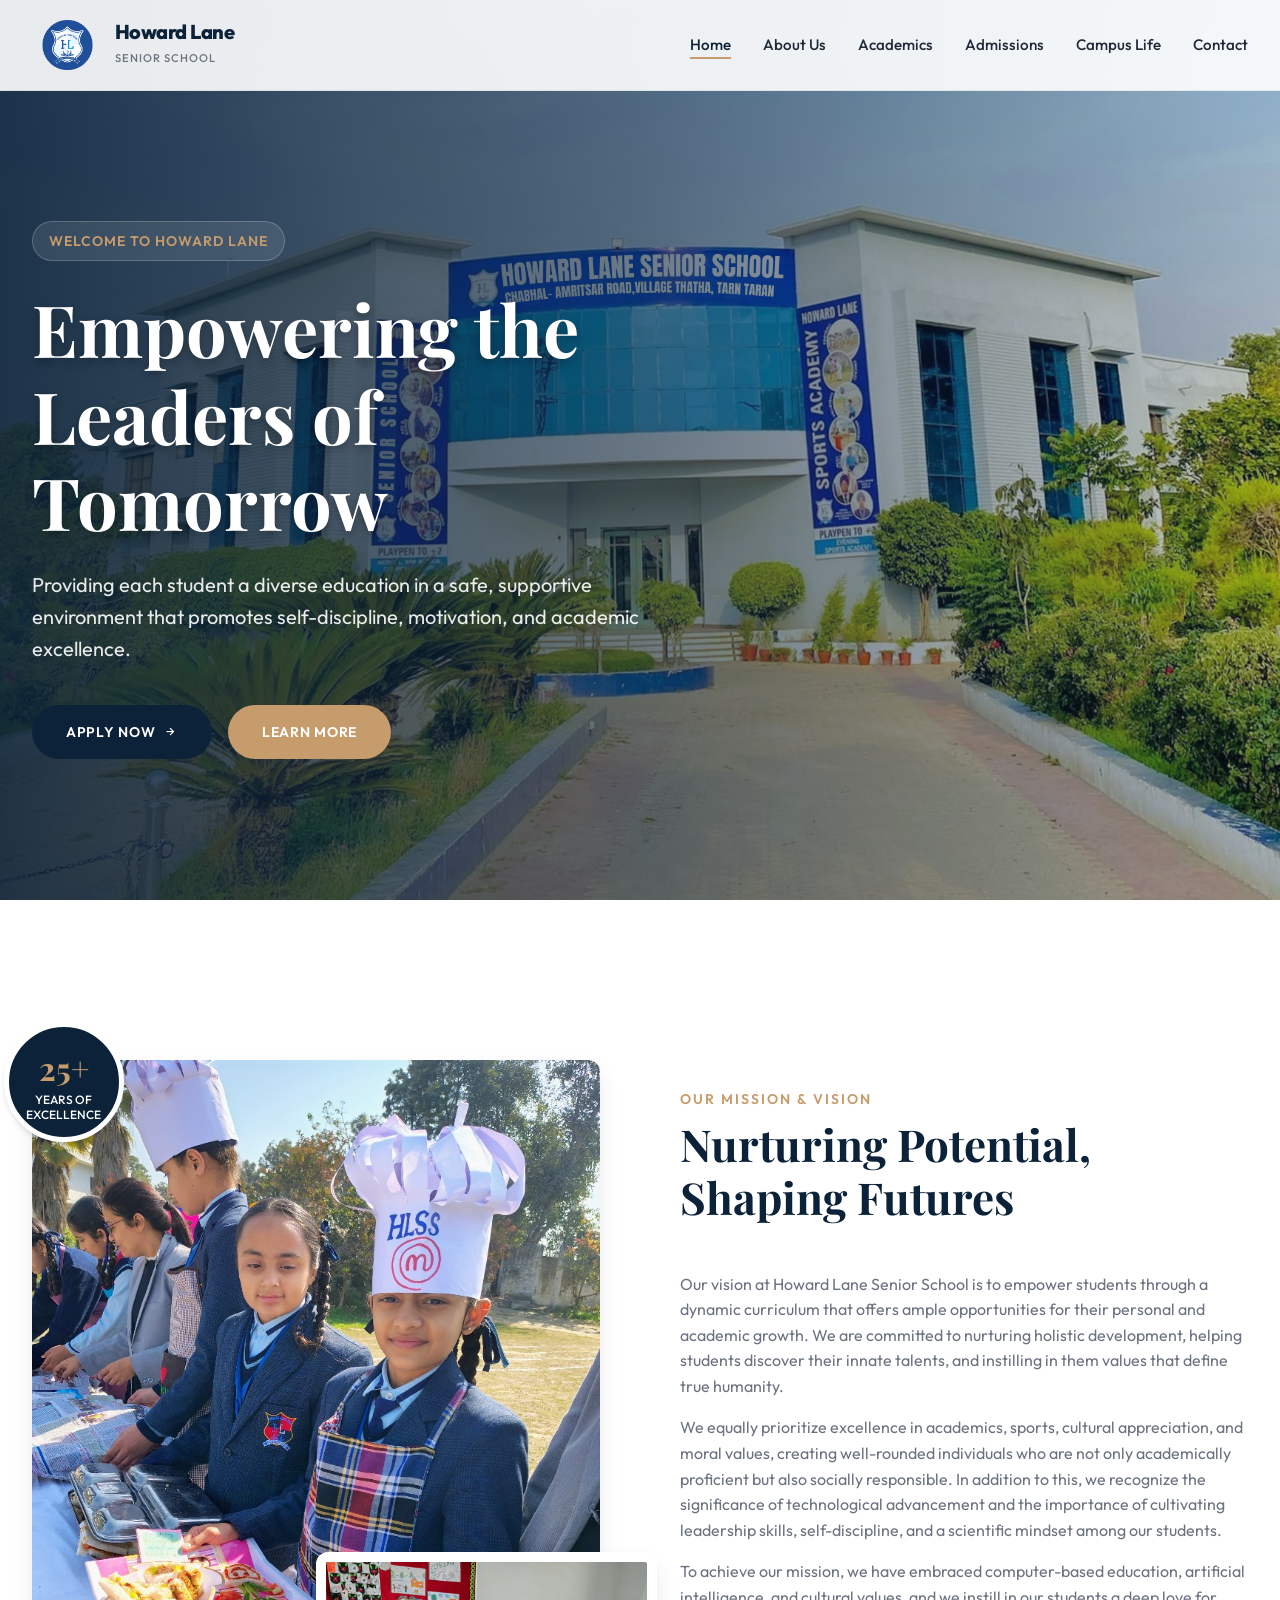
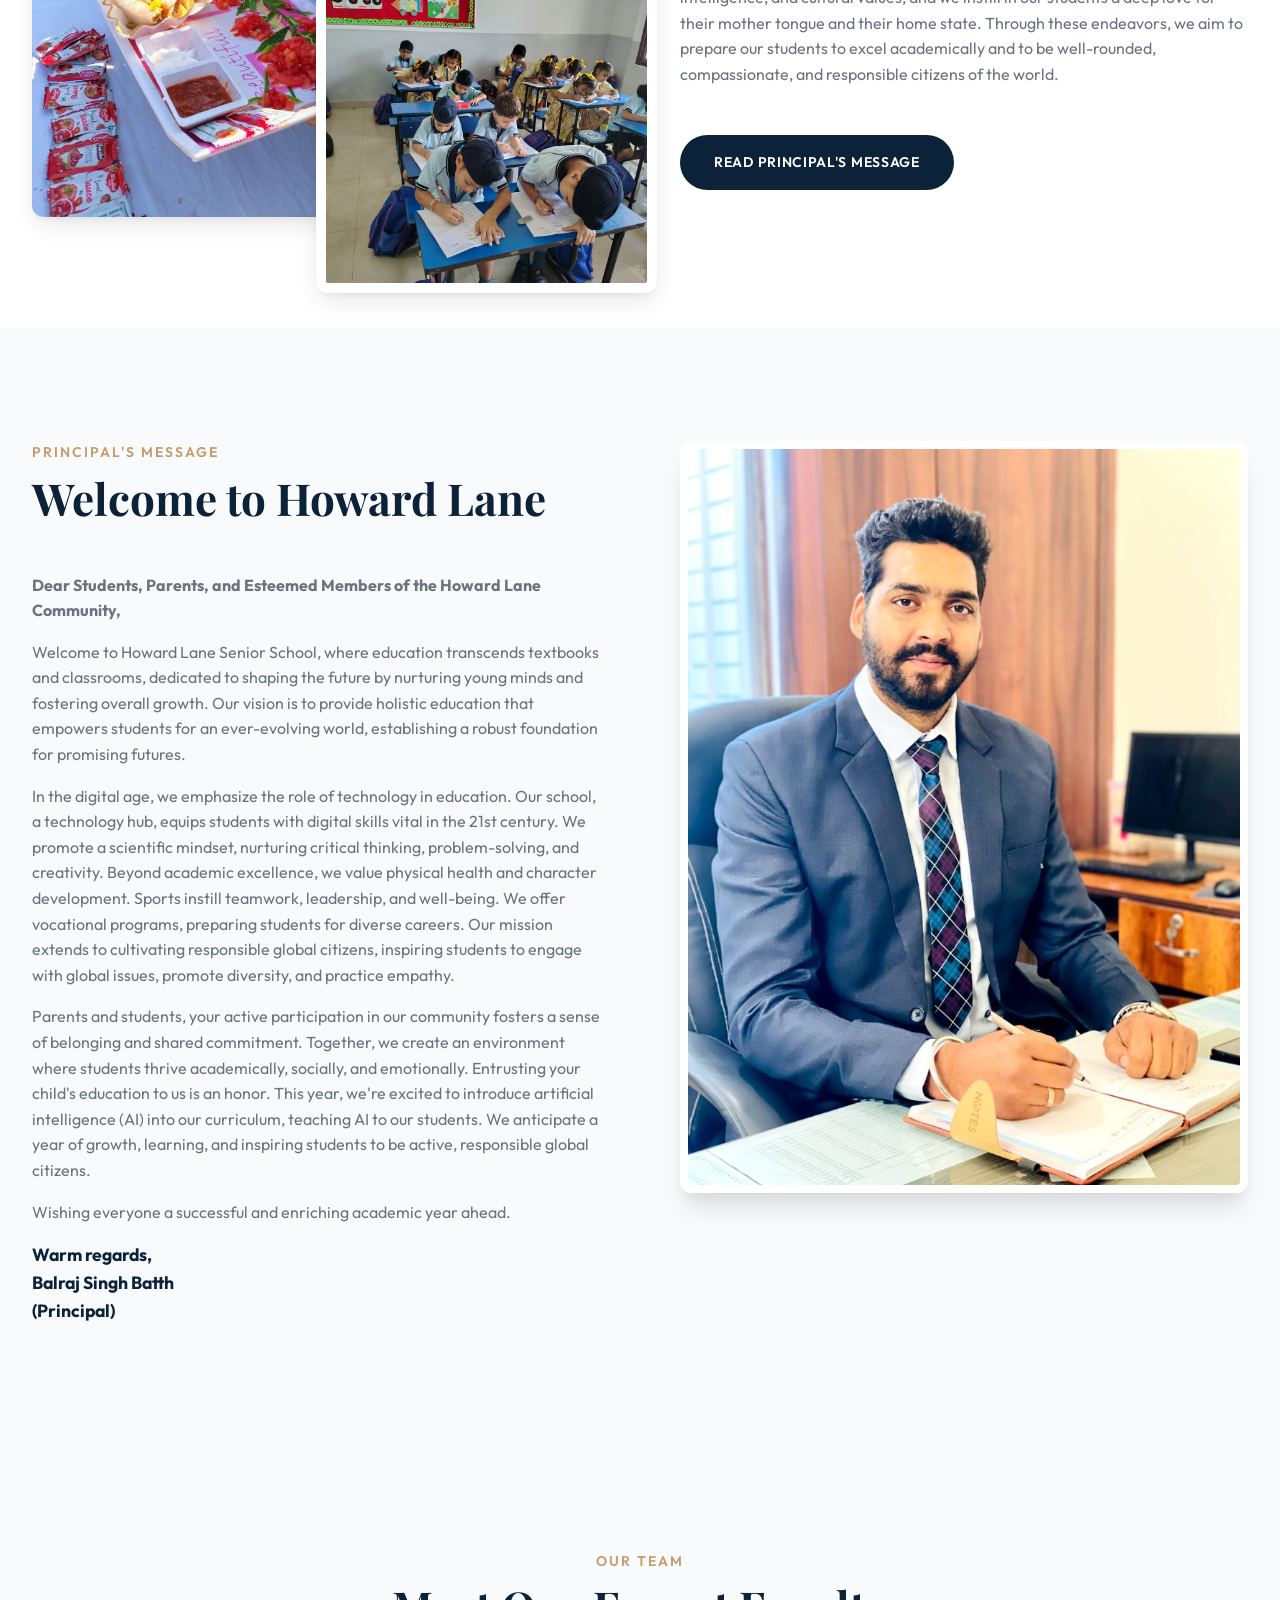
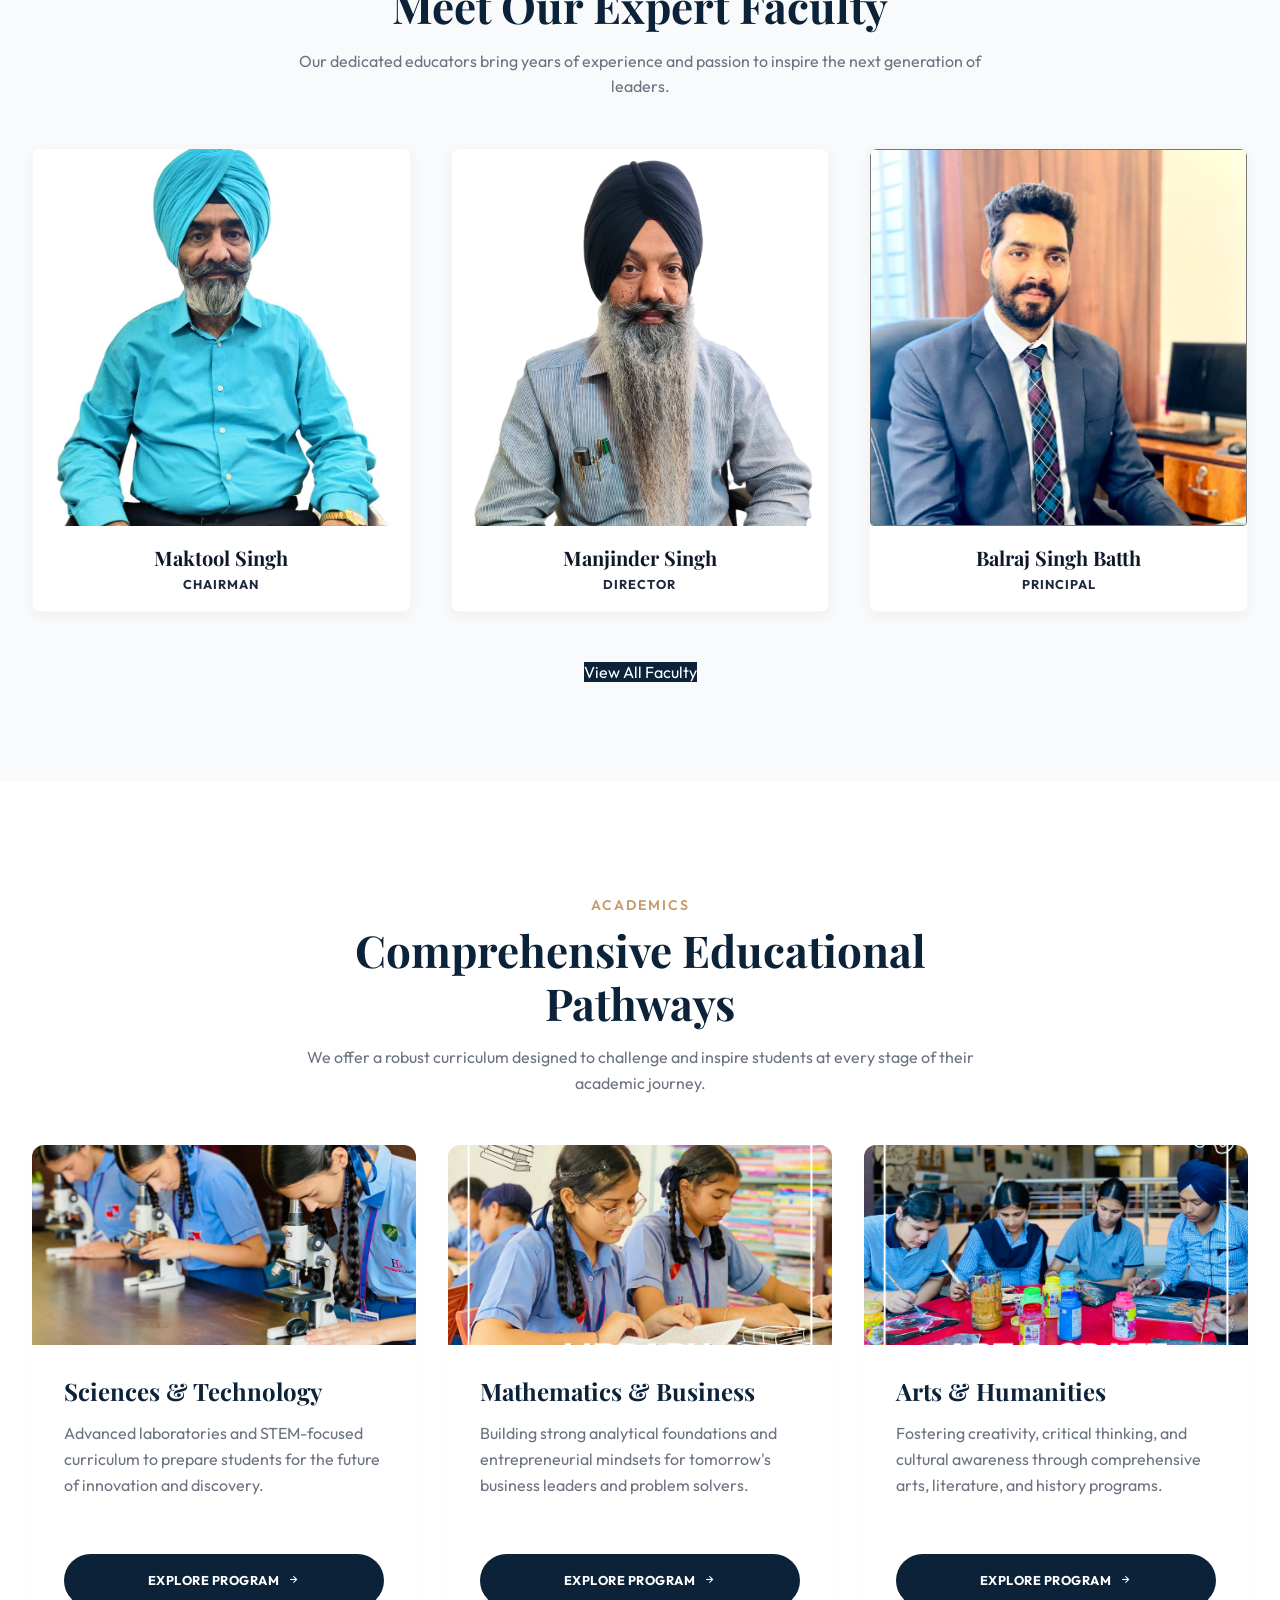
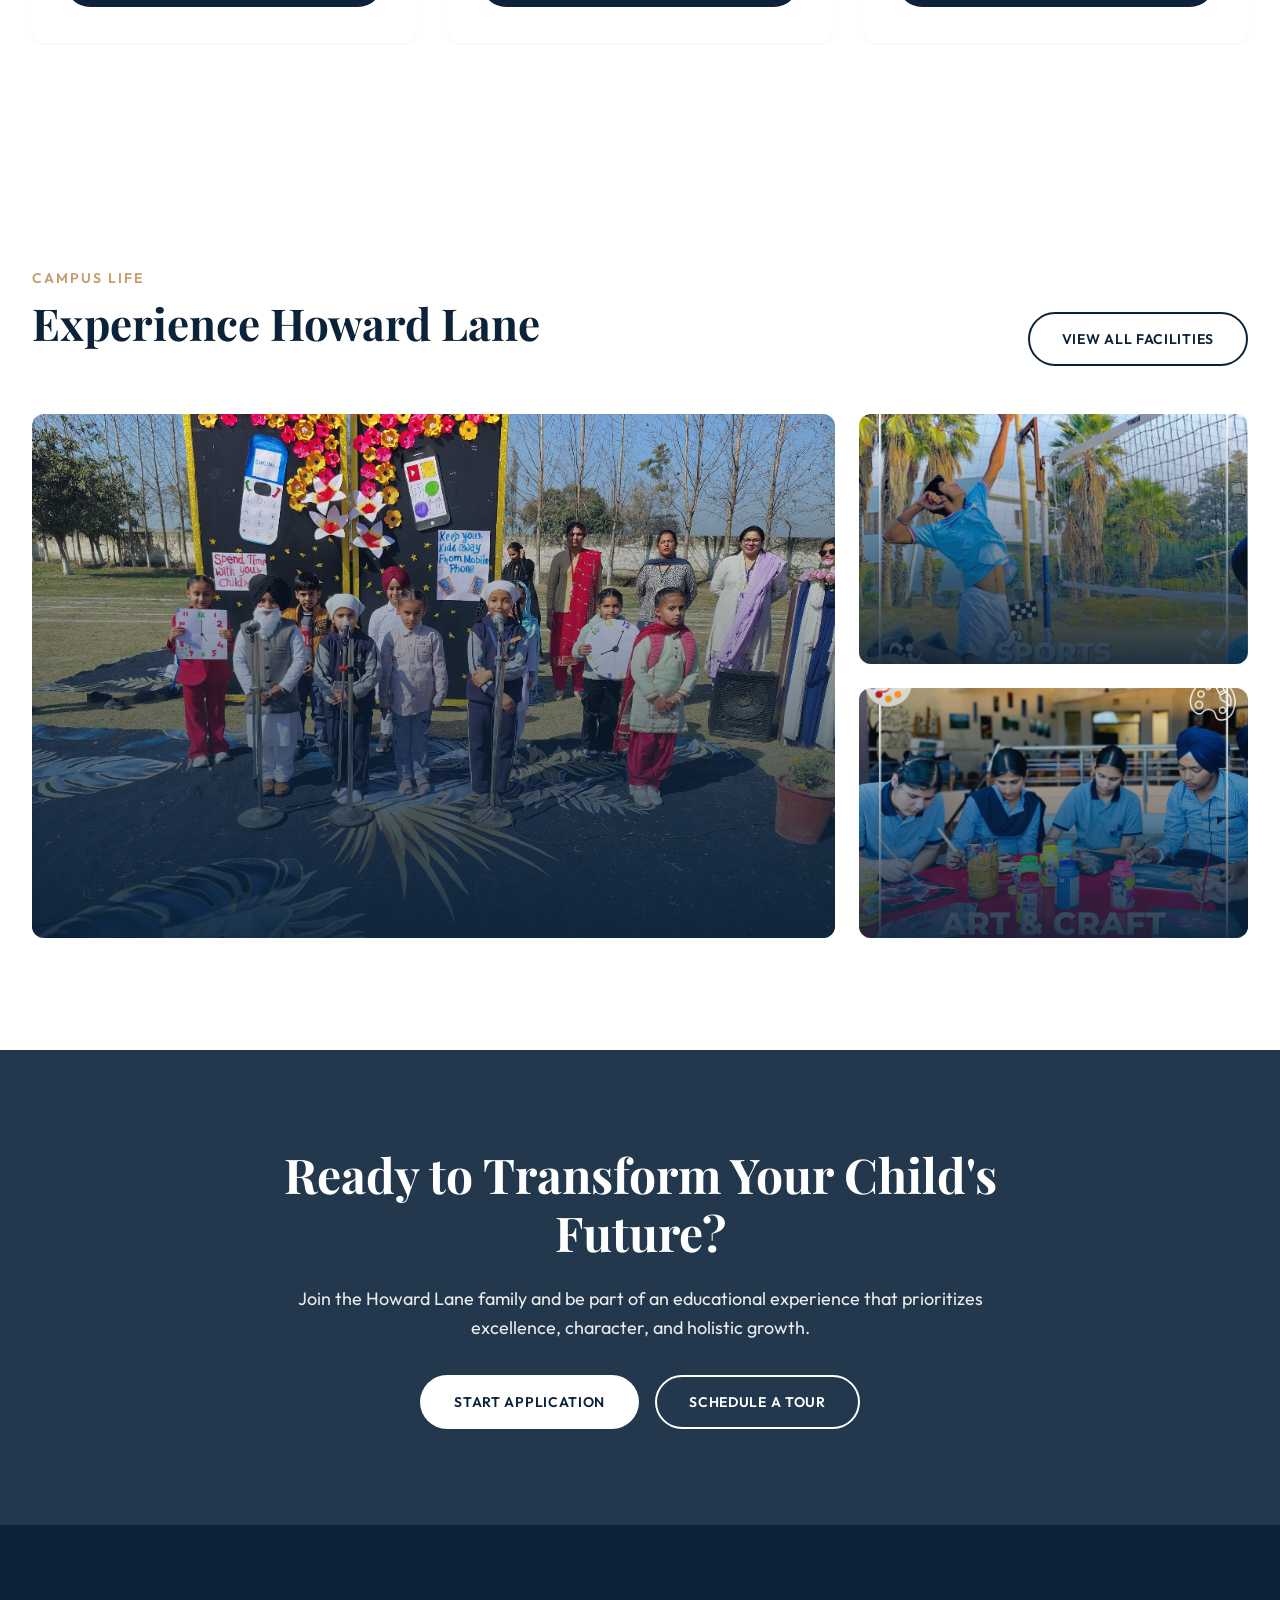
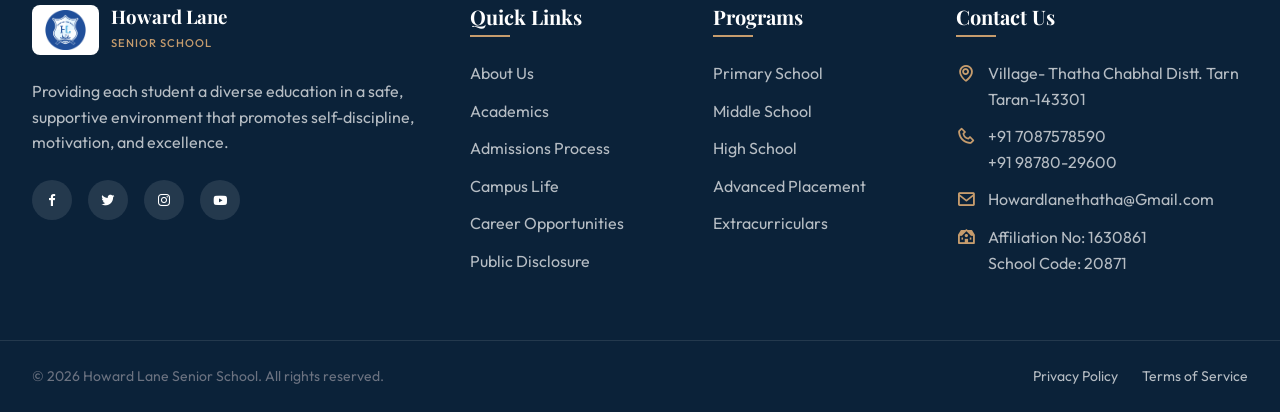
<file: index.html>
<!DOCTYPE html>
<html lang="en">

<head>
    <meta charset="UTF-8">
    <meta name="viewport" content="width=device-width, initial-scale=1.0">
    <title>Howard Lane Senior School | Excellence in Education</title>
    <meta name="description"
        content="Welcome to Howard Lane School, a place for diverse education in a safe, supportive environment that promotes self-discipline, motivation, and excellence.">

    <!-- Google Fonts -->
    <link rel="preconnect" href="https://fonts.googleapis.com">
    <link rel="preconnect" href="https://fonts.gstatic.com" crossorigin>
    <link
        href="https://fonts.googleapis.com/css2?family=Outfit:wght@300;400;500;600;700;800&family=Playfair+Display:ital,wght@0,400;0,600;0,700;1,400&display=swap"
        rel="stylesheet">

    <link rel="stylesheet" href="css/style.css">

    <!-- BoxIcons for icons -->
    <link href='https://unpkg.com/boxicons@2.1.4/css/boxicons.min.css' rel='stylesheet'>
</head>

<body>
    <!-- Navbar -->
    <header class="navbar" id="navbar">
        <div class="container nav-container">
            <a href="#" class="logo">
                <img src="assets/logo.png" alt="Howard Lane Logo" style="height: 50px; width: auto;">
                <div class="logo-text">
                    <h1>Howard Lane</h1>
                    <span>Senior School</span>
                </div>
            </a>

            <nav class="nav-menu" id="nav-menu">
                <ul class="nav-list">
                    <li><a href="#home" class="nav-link active">Home</a></li>
                    <li><a href="#about" class="nav-link">About Us</a></li>
                    <li><a href="#academics" class="nav-link">Academics</a></li>
                    <li><a href="#admissions" class="nav-link">Admissions</a></li>
                    <li><a href="#campus" class="nav-link">Campus Life</a></li>
                    <li><a href="#contact" class="nav-link btn-primary-outline">Contact</a></li>
                </ul>
            </nav>

            <div class="mobile-toggle" id="mobile-toggle">
                <i class='bx bx-menu'></i>
            </div>
        </div>
    </header>

    <!-- Hero Section -->
    <section id="home" class="hero">
        <div class="hero-bg">
            <img src="assets/school.jpg" alt="Howard Lane School Building">
            <div class="overlay"></div>
        </div>
        <div class="container hero-content">
            <div class="hero-text-wrapper">
                <span class="badge fade-in-up">Welcome to Howard Lane</span>
                <h1 class="hero-title fade-in-up delay-1">Empowering the Leaders of Tomorrow</h1>
                <p class="hero-subtitle fade-in-up delay-2">Providing each student a diverse education in a safe,
                    supportive environment that promotes self-discipline, motivation, and academic excellence.</p>
                <div class="hero-buttons fade-in-up delay-3">
                    <a href="#admissions" class="btn btn-primary">Apply Now <i class='bx bx-right-arrow-alt'></i></a>
                    <a href="#about" class="btn btn-secondary">Learn More</a>
                </div>
            </div>
        </div>

        <!-- Quick Stats Overlay on Hero -->
        <div class="quick-stats fade-in-up delay-4">
            <div class="container">
                <div class="stats-grid">
                    <div class="stat-card">
                        <i class='bx bxs-user-voice'></i>
                        <div class="stat-info">
                            <h3>900+</h3>
                            <p>Students Enrolled</p>
                        </div>
                    </div>
                    <div class="stat-card">
                        <i class='bx bxs-book-reader'></i>
                        <div class="stat-info">
                            <h3>80+</h3>
                            <p>Expert Teachers</p>
                        </div>
                    </div>
                    <div class="stat-card">
                        <i class='bx bxs-award'></i>
                        <div class="stat-info">
                            <h3>99%</h3>
                            <p>Graduation Rate</p>
                        </div>
                    </div>
                    <div class="stat-card">
                        <i class='bx bxs-trophy'></i>
                        <div class="stat-info">
                            <h3>10+</h3>
                            <p>Clubs & Sports</p>
                        </div>
                    </div>
                </div>
            </div>
        </div>
    </section>

    <!-- About Section -->
    <section id="about" class="section about-section">
        <div class="container about-grid">
            <div class="about-images">
                <div class="img-wrapper main-img">
                    <img src="assets/mission_2.jpg" alt="Students in school activity">
                </div>
                <div class="img-wrapper floating-img floating-1">
                    <img src="assets/mission_1.jpg" alt="Students celebrating Republic Day">
                </div>
                <div class="experience-badge">
                    <span class="num">25+</span>
                    <span class="text">Years of<br>Excellence</span>
                </div>
            </div>

            <div class="about-content">
                <div class="section-header">
                    <span class="sub-title">Our Mission & Vision</span>
                    <h2 class="title">Nurturing Potential, Shaping Futures</h2>
                </div>
                <p class="description">
                    Our vision at Howard Lane Senior School is to empower students through a dynamic curriculum
                    that offers ample opportunities for their personal and academic growth. We are committed to
                    nurturing holistic development, helping students discover their innate talents, and instilling in
                    them values that define true humanity.
                </p>
                <p class="description">
                    We equally prioritize excellence in academics, sports, cultural appreciation, and moral values,
                    creating well-rounded individuals who are not only academically proficient but also socially
                    responsible. In addition to this, we recognize the significance of technological advancement and the
                    importance of cultivating leadership skills, self-discipline, and a scientific mindset among our
                    students.
                </p>
                <p class="description">
                    To achieve our mission, we have embraced computer-based education, artificial intelligence, and
                    cultural values, and we instill in our students a deep love for their mother tongue and their home
                    state. Through these endeavors, we aim to prepare our students to excel academically and to be
                    well-rounded, compassionate, and responsible citizens of the world.
                </p>

                <a href="#principal" class="btn btn-primary mt-4">Read Principal's Message</a>
            </div>
        </div>
    </section>

    <!-- Principal Section -->
    <section id="principal" class="section bg-light">
        <div class="container about-grid" style="align-items: flex-start;">
            <div class="about-content">
                <div class="section-header">
                    <span class="sub-title">Principal's Message</span>
                    <h2 class="title">Welcome to Howard Lane</h2>
                </div>
                <p class="description"><strong>Dear Students, Parents, and Esteemed Members of the Howard Lane
                        Community,</strong></p>
                <p class="description">Welcome to Howard Lane Senior School, where education transcends textbooks and
                    classrooms, dedicated to shaping the future by nurturing young minds and fostering overall growth.
                    Our vision is to provide holistic education that empowers students for an ever-evolving world,
                    establishing a robust foundation for promising futures.</p>
                <p class="description">In the digital age, we emphasize the role of technology in education. Our school,
                    a technology hub, equips students with digital skills vital in the 21st century. We promote a
                    scientific mindset, nurturing critical thinking, problem-solving, and creativity. Beyond academic
                    excellence, we value physical health and character development. Sports instill teamwork, leadership,
                    and well-being. We offer vocational programs, preparing students for diverse careers. Our mission
                    extends to cultivating responsible global citizens, inspiring students to engage with global issues,
                    promote diversity, and practice empathy.</p>
                <p class="description">Parents and students, your active participation in our community fosters a sense
                    of belonging and shared commitment. Together, we create an environment where students thrive
                    academically, socially, and emotionally. Entrusting your child's education to us is an honor. This
                    year, we're excited to introduce artificial intelligence (AI) into our curriculum, teaching AI to
                    our students. We anticipate a year of growth, learning, and inspiring students to be active,
                    responsible global citizens.</p>
                <p class="description">Wishing everyone a successful and enriching academic year ahead.</p>
                <p class="description" style="color: var(--primary-blue); font-size: 1.1rem; margin-top: 1rem;">
                    <strong>Warm regards,<br>Balraj Singh Batth<br>(Principal)</strong>
                </p>
            </div>
            <div class="about-images">
                <div class="img-wrapper main-img" style="box-shadow: var(--shadow-xl); border: 8px solid white;">
                    <img src="assets/staff/principal_sir_updated.jpg" alt="Principal Balraj Singh Batth">
                </div>
            </div>
        </div>
    </section>

    <!-- Faculty Section -->
    <section id="faculty" class="section faculty-section">
        <div class="container">
            <div class="section-header text-center mx-auto">
                <span class="sub-title">Our Team</span>
                <h2 class="title">Meet Our Expert Faculty</h2>
                <p class="description">Our dedicated educators bring years of experience and passion to inspire the next
                    generation of leaders.</p>
            </div>

            <div class="executive-grid">
                <!-- Faculty Maktool Singh (Chairman) -->
                <div class="executive-card" onclick="window.location.href='faculty.html'">
                    <div class="faculty-photo">
                        <img src="assets/staff/Maktool_Singh_Chairman_.jpg" alt="Maktool Singh Chairman">
                    </div>
                    <div class="faculty-info">
                        <h3 class="faculty-name">Maktool Singh</h3>
                        <p class="faculty-designation">Chairman</p>
                    </div>
                </div>

                <!-- Faculty Manjinder Singh (Director) -->
                <div class="executive-card" onclick="window.location.href='faculty.html'">
                    <div class="faculty-photo">
                        <img src="assets/staff/Manjinder_Director_.jpg" alt="Manjinder Director">
                    </div>
                    <div class="faculty-info">
                        <h3 class="faculty-name">Manjinder Singh</h3>
                        <p class="faculty-designation">Director</p>
                    </div>
                </div>

                <!-- Faculty Balraj Singh Batth (Principal) -->
                <div class="executive-card principal-card" onclick="window.location.href='faculty.html'">
                    <div class="faculty-photo">
                        <img src="assets/staff/principal_sir_updated.jpg" alt="Balraj Singh Batth">
                    </div>
                    <div class="faculty-info">
                        <h3 class="faculty-name">Balraj Singh Batth</h3>
                        <p class="faculty-designation">Principal</p>
                    </div>
                </div>
            </div>

            <div style="text-align: center; margin-top: 3rem;">
                <a href="faculty.html" class="btn-primary">View All Faculty</a>
            </div>
        </div>
    </section>

    <!-- Academics Section -->
    <section id="academics" class="section academics-section">
        <div class="container">
            <div class="section-header text-center mx-auto">
                <span class="sub-title">Academics</span>
                <h2 class="title">Comprehensive Educational Pathways</h2>
                <p class="description">We offer a robust curriculum designed to challenge and inspire students at every
                    stage of their academic journey.</p>
            </div>

            <div class="cards-grid">
                <!-- Card 1 -->
                <div class="feature-card">
                    <img src="assets/academic1.jpg" alt="Sciences & Technology" class="card-image">
                    <div class="card-content">
                        <h3>Sciences & Technology</h3>
                        <p>Advanced laboratories and STEM-focused curriculum to prepare students for the future of
                            innovation and discovery.</p>
                        <a href="programs.html#sciences" target="_blank" class="card-link btn btn-primary mt-4"
                            style="color: white; font-size: 0.8rem; font-weight: 700;">EXPLORE PROGRAM <i
                                class='bx bx-right-arrow-alt'></i></a>
                    </div>
                </div>

                <!-- Card 2 -->
                <div class="feature-card">
                    <img src="assets/academic2.jpg" alt="Mathematics & Business" class="card-image">
                    <div class="card-content">
                        <h3>Mathematics & Business</h3>
                        <p>Building strong analytical foundations and entrepreneurial mindsets for tomorrow's business
                            leaders and problem solvers.</p>
                        <a href="programs.html#business" target="_blank" class="card-link btn btn-primary mt-4"
                            style="color: white; font-size: 0.8rem; font-weight: 700;">EXPLORE PROGRAM <i
                                class='bx bx-right-arrow-alt'></i></a>
                    </div>
                </div>

                <!-- Card 3 -->
                <div class="feature-card">
                    <img src="assets/academic3.jpg" alt="Arts & Humanities" class="card-image">
                    <div class="card-content">
                        <h3>Arts & Humanities</h3>
                        <p>Fostering creativity, critical thinking, and cultural awareness through comprehensive arts,
                            literature, and history programs.</p>
                        <a href="programs.html#arts" target="_blank" class="card-link btn btn-primary mt-4"
                            style="color: white; font-size: 0.8rem; font-weight: 700;">EXPLORE PROGRAM <i
                                class='bx bx-right-arrow-alt'></i></a>
                    </div>
                </div>
            </div>
        </div>
    </section>

    <!-- Campus Life & Events -->
    <section id="campus" class="section campus-section">
        <div class="container">
            <div class="section-header space-between">
                <div>
                    <span class="sub-title">Campus Life</span>
                    <h2 class="title">Experience Howard Lane</h2>
                </div>
                <a href="#" class="btn btn-primary-outline hidden-mobile">View All Facilities</a>
            </div>

            <div class="gallery-grid">
                <div class="gallery-item large">
                    <img src="assets/VibrantCampus.jpg" alt="Vibrant Campus">
                    <div class="gallery-overlay">
                        <h3>Vibrant Campus</h3>
                    </div>
                </div>
                <div class="gallery-item">
                    <img src="assets/Sports.jpg" alt="Athletics & Sports">
                    <div class="gallery-overlay">
                        <h3>Athletics & Sports</h3>
                    </div>
                </div>
                <div class="gallery-item">
                    <img src="assets/Art.jpg" alt="Performing Arts">
                    <div class="gallery-overlay">
                        <h3>Performing Arts</h3>
                    </div>
                </div>
            </div>
            <div class="text-center mt-4 visible-mobile">
                <a href="#" class="btn btn-primary-outline">View All Facilities</a>
            </div>
        </div>
    </section>

    <!-- Call to Action -->
    <section class="cta-section">
        <div class="container text-center cta-content">
            <h2>Ready to Transform Your Child's Future?</h2>
            <p>Join the Howard Lane family and be part of an educational experience that prioritizes excellence,
                character, and holistic growth.</p>
            <div class="cta-buttons">
                <a href="#admissions" class="btn btn-light">Start Application</a>
                <a href="#contact" class="btn btn-outline-light">Schedule a Tour</a>
            </div>
        </div>
    </section>

    <!-- Footer -->
    <footer id="contact" class="footer">
        <div class="container footer-grid">
            <div class="footer-col brand-col">
                <a href="#" class="logo footer-logo">
                    <img src="assets/logo.png" alt="Howard Lane Logo"
                        style="height: 50px; width: auto; background: white; padding: 5px; border-radius: 8px;">
                    <div class="logo-text">
                        <h3>Howard Lane</h3>
                        <span>Senior School</span>
                    </div>
                </a>
                <p>Providing each student a diverse education in a safe, supportive environment that promotes
                    self-discipline, motivation, and excellence.</p>
                <div class="social-links">
                    <a href="https://www.facebook.com/howardlanethatha" target="_blank"><i
                            class='bx bxl-facebook'></i></a>
                    <a href="#"><i class='bx bxl-twitter'></i></a>
                    <a href="https://www.instagram.com/howard_lane_senior_school/?hl=en" target="_blank"><i
                            class='bx bxl-instagram'></i></a>
                    <a href="#"><i class='bx bxl-youtube'></i></a>
                </div>
            </div>

            <div class="footer-col">
                <h4>Quick Links</h4>
                <ul>
                    <li><a href="#about">About Us</a></li>
                    <li><a href="#academics">Academics</a></li>
                    <li><a href="#admissions">Admissions Process</a></li>
                    <li><a href="#campus">Campus Life</a></li>
                    <li><a href="#">Career Opportunities</a></li>
                    <li><a href="public-disclosure.html">Public Disclosure</a></li>
                </ul>
            </div>

            <div class="footer-col">
                <h4>Programs</h4>
                <ul>
                    <li><a href="#">Primary School</a></li>
                    <li><a href="#">Middle School</a></li>
                    <li><a href="#">High School</a></li>
                    <li><a href="#">Advanced Placement</a></li>
                    <li><a href="#">Extracurriculars</a></li>
                </ul>
            </div>

            <div class="footer-col">
                <h4>Contact Us</h4>
                <ul class="contact-info">
                    <li><i class='bx bx-map'></i> Village- Thatha Chabhal Distt. Tarn Taran-143301</li>
                    <li><i class='bx bx-phone'></i> +91 7087578590 <br> +91 98780-29600</li>
                    <li><i class='bx bx-envelope'></i> Howardlanethatha@Gmail.com</li>
                    <li><i class='bx bxs-institution'></i> Affiliation No: 1630861 <br> School Code: 20871</li>
                </ul>
            </div>
        </div>

        <div class="footer-bottom container">
            <p>&copy; 2026 Howard Lane Senior School. All rights reserved.</p>
            <div class="footer-bottom-links">
                <a href="#">Privacy Policy</a>
                <a href="#">Terms of Service</a>
            </div>
        </div>
    </footer>

    <script src="js/script.js"></script>
</body>

</html>
</file>
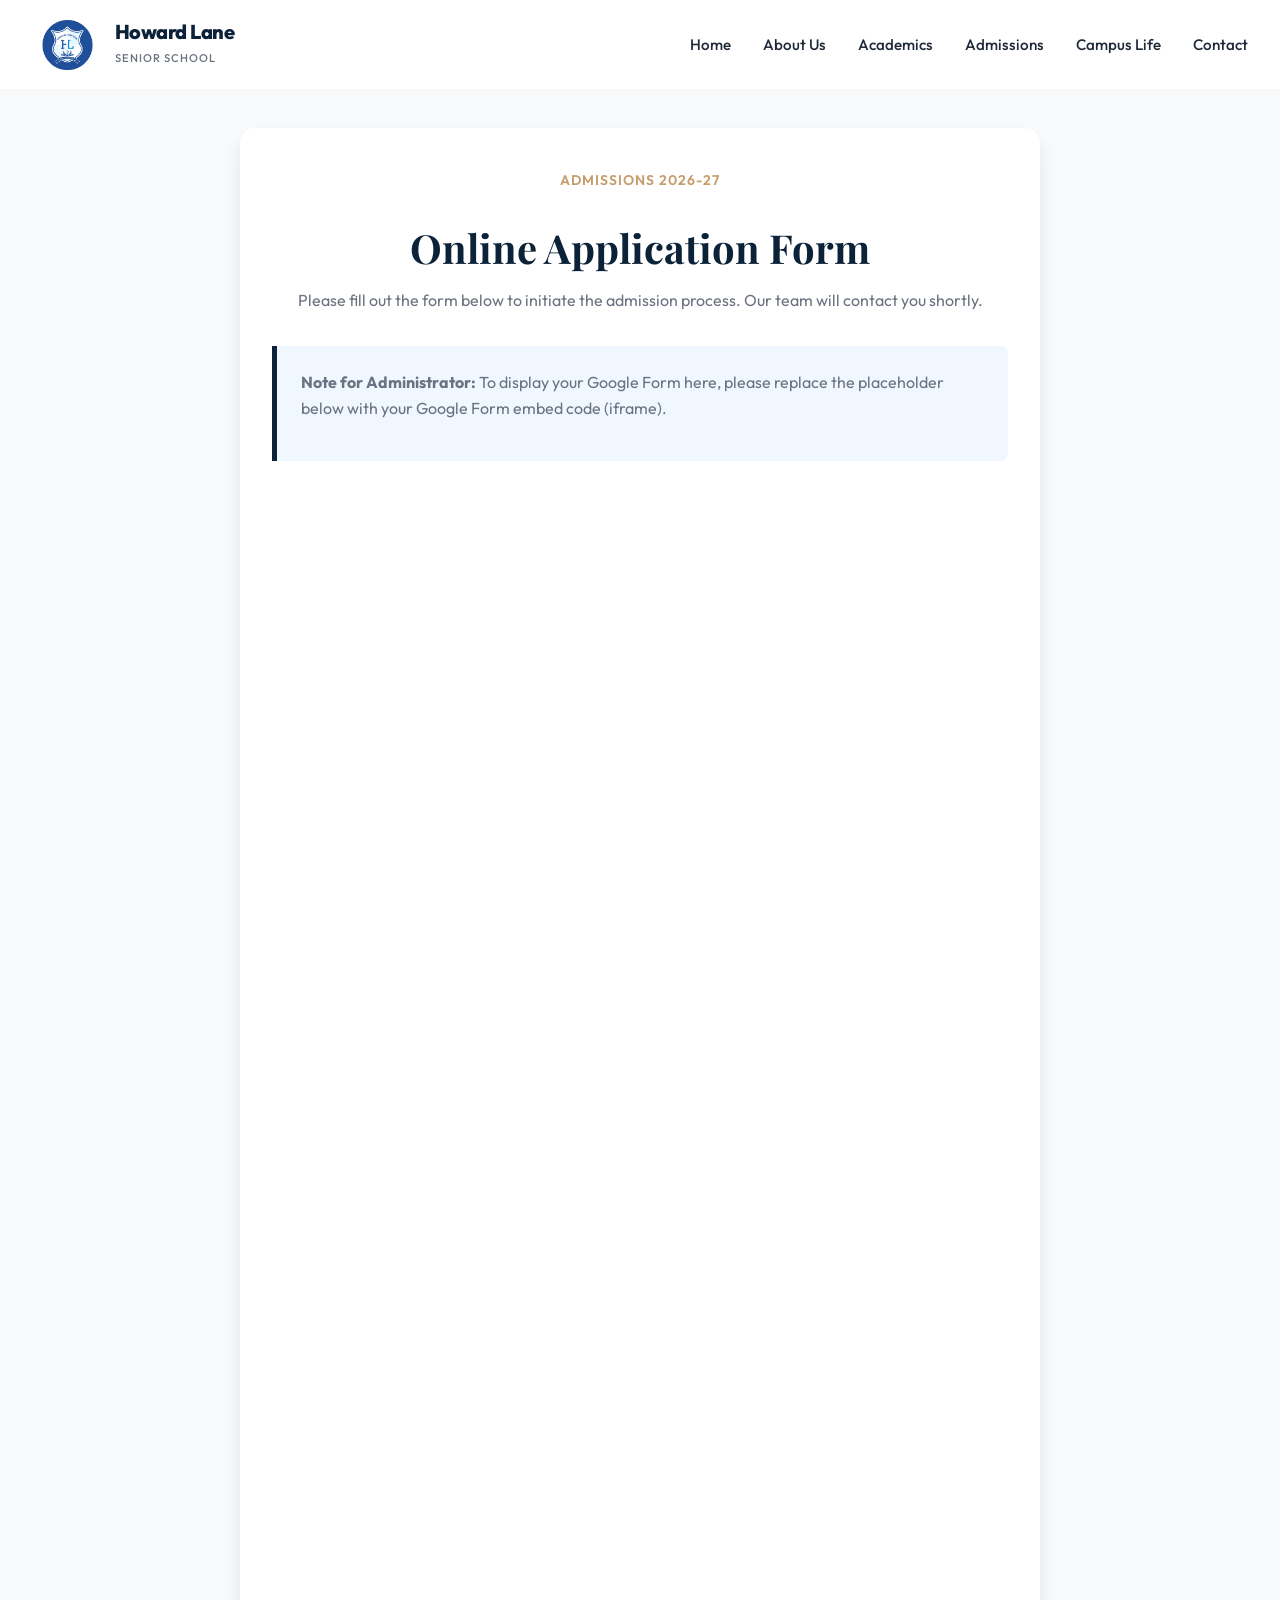
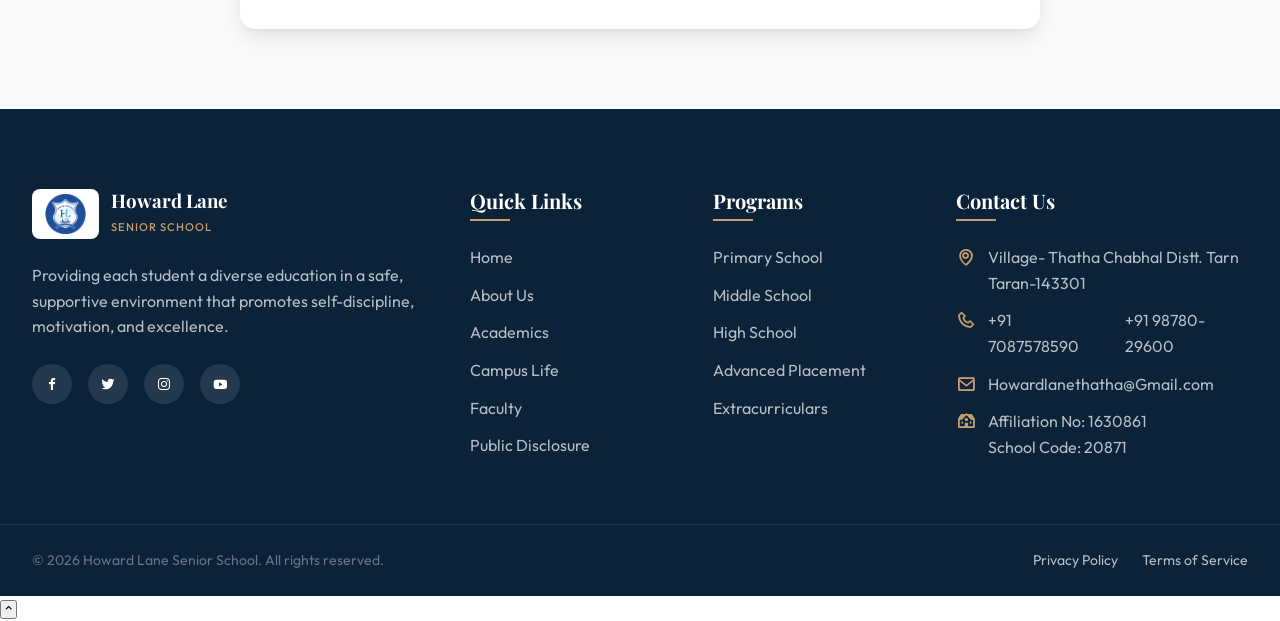
<file: apply.html>
<!DOCTYPE html>
<html lang="en">

<head>
    <meta charset="UTF-8">
    <meta name="viewport" content="width=device-width, initial-scale=1.0">
    <title>Apply Now | Howard Lane Senior School</title>
    <meta name="description" content="Apply for admission at Howard Lane Senior School. Fill out our online application form to get started.">

    <!-- Google Fonts -->
    <link rel="preconnect" href="https://fonts.googleapis.com">
    <link rel="preconnect" href="https://fonts.gstatic.com" crossorigin>
    <link
        href="https://fonts.googleapis.com/css2?family=Outfit:wght@300;400;500;600;700;800&family=Playfair+Display:ital,wght@0,400;0,600;0,700;1,400&display=swap"
        rel="stylesheet">

    <link rel="stylesheet" href="css/style.css">

    <!-- BoxIcons for icons -->
    <link href='https://unpkg.com/boxicons@2.1.4/css/boxicons.min.css' rel='stylesheet'>
    <style>
        .application-section {
            padding: 8rem 0 5rem;
            background: var(--bg-light);
            min-height: 80vh;
        }
        .form-container {
            max-width: 800px;
            margin: 0 auto;
            background: white;
            padding: 2rem;
            border-radius: 15px;
            box-shadow: var(--shadow-lg);
        }
        .form-header {
            text-align: center;
            margin-bottom: 2rem;
        }
        .form-header h2 {
            font-size: 2.5rem;
            color: var(--primary-blue);
            margin-bottom: 1rem;
        }
        .google-form-wrapper {
            position: relative;
            padding-bottom: 150%; /* Aspect ratio for the form */
            height: 0;
            overflow: hidden;
        }
        .google-form-wrapper iframe {
            position: absolute;
            top: 0;
            left: 0;
            width: 100%;
            height: 100%;
            border: 0;
        }
        .instructions {
            background: #f0f7ff;
            padding: 1.5rem;
            border-left: 5px solid var(--primary-blue);
            margin-bottom: 2rem;
            border-radius: 0 8px 8px 0;
        }
    </style>
</head>

<body class="inner-page">
    <!-- Scroll Progress Bar -->
    <div id="scroll-progress"></div>
    <!-- Navbar -->
    <header class="navbar" id="navbar">
        <div class="container nav-container">
            <a href="index.html" class="logo">
                <img src="assets/logo.png" alt="Howard Lane Logo" style="height: 50px; width: auto;">
                <div class="logo-text">
                    <h1>Howard Lane</h1>
                    <span>Senior School</span>
                </div>
            </a>

            <nav class="nav-menu" id="nav-menu">
                <ul class="nav-list">
                    <li><a href="index.html#home" class="nav-link">Home</a></li>
                    <li><a href="index.html#about" class="nav-link">About Us</a></li>
                    <li><a href="index.html#academics" class="nav-link">Academics</a></li>
                    <li><a href="index.html#admissions" class="nav-link">Admissions</a></li>
                    <li><a href="index.html#campus" class="nav-link">Campus Life</a></li>
                    <li><a href="index.html#contact" class="nav-link btn-primary-outline">Contact</a></li>
                </ul>
            </nav>

            <div class="mobile-toggle" id="mobile-toggle">
                <i class='bx bx-menu'></i>
            </div>
        </div>
    </header>

    <section class="application-section">
        <div class="container">
            <div class="form-container">
                <div class="form-header">
                    <span class="badge">Admissions 2026-27</span>
                    <h2>Online Application Form</h2>
                    <p>Please fill out the form below to initiate the admission process. Our team will contact you shortly.</p>
                </div>

                <div class="instructions">
                    <p><strong>Note for Administrator:</strong> To display your Google Form here, please replace the placeholder below with your Google Form embed code (iframe).</p>
                </div>

                <div class="google-form-wrapper">
                    <!-- REPLACE THE IFRAME BELOW WITH YOUR GOOGLE FORM EMBED CODE -->
                    <iframe src="https://docs.google.com/forms/d/e/1FAIpQLSfD_YOUR_FORM_ID_HERE/viewform?embedded=true" width="640" height="1000" frameborder="0" marginheight="0" marginwidth="0">Loading…</iframe>
                </div>
            </div>
        </div>
    </section>

    <!-- Footer -->
    <footer id="contact" class="footer">
        <div class="container footer-grid">
            <div class="footer-col brand-col">
                <a href="#" class="logo footer-logo">
                    <img src="assets/logo.png" alt="Howard Lane Logo"
                        style="height: 50px; width: auto; background: white; padding: 5px; border-radius: 8px;">
                    <div class="logo-text">
                        <h3>Howard Lane</h3>
                        <span>Senior School</span>
                    </div>
                </a>
                <p>Providing each student a diverse education in a safe, supportive environment that promotes
                    self-discipline, motivation, and excellence.</p>
                <div class="social-links">
                    <a href="https://www.facebook.com/howardlanethatha" target="_blank"><i
                            class='bx bxl-facebook'></i></a>
                    <a href="#"><i class='bx bxl-twitter'></i></a>
                    <a href="https://www.instagram.com/howard_lane_senior_school/?hl=en" target="_blank"><i
                            class='bx bxl-instagram'></i></a>
                    <a href="#"><i class='bx bxl-youtube'></i></a>
                </div>
            </div>

            <div class="footer-col">
                <h4>Quick Links</h4>
                <ul>
                    <li><a href="index.html#home">Home</a></li>
                    <li><a href="index.html#about">About Us</a></li>
                    <li><a href="index.html#academics">Academics</a></li>
                    <li><a href="index.html#campus">Campus Life</a></li>
                    <li><a href="faculty.html">Faculty</a></li>
                    <li><a href="public-disclosure.html">Public Disclosure</a></li>
                </ul>
            </div>

            <div class="footer-col">
                <h4>Programs</h4>
                <ul>
                    <li><a href="#">Primary School</a></li>
                    <li><a href="#">Middle School</a></li>
                    <li><a href="#">High School</a></li>
                    <li><a href="#">Advanced Placement</a></li>
                    <li><a href="#">Extracurriculars</a></li>
                </ul>
            </div>

            <div class="footer-col">
                <h4>Contact Us</h4>
                <ul class="contact-info">
                    <li><i class='bx bx-map'></i> Village- Thatha Chabhal Distt. Tarn Taran-143301</li>
                    <li><i class='bx bx-phone'></i> <a href="tel:+917087578590">+91 7087578590</a> <br> <a href="tel:+919878029600">+91 98780-29600</a></li>
                    <li><i class='bx bx-envelope'></i> <a href="mailto:Howardlanethatha@Gmail.com">Howardlanethatha@Gmail.com</a></li>
                    <li><i class='bx bxs-institution'></i> Affiliation No: 1630861 <br> School Code: 20871</li>
                </ul>
            </div>
        </div>

        <div class="footer-bottom container">
            <p>&copy; 2026 Howard Lane Senior School. All rights reserved.</p>
            <div class="footer-bottom-links">
                <a href="#">Privacy Policy</a>
                <a href="#">Terms of Service</a>
            </div>
        </div>
    </footer>

    <!-- Back to Top -->
    <button id="back-to-top" title="Back to top" aria-label="Scroll back to top">
        <i class='bx bx-chevron-up'></i>
    </button>

    <script src="js/script.js"></script>
</body>

</html>
</file>
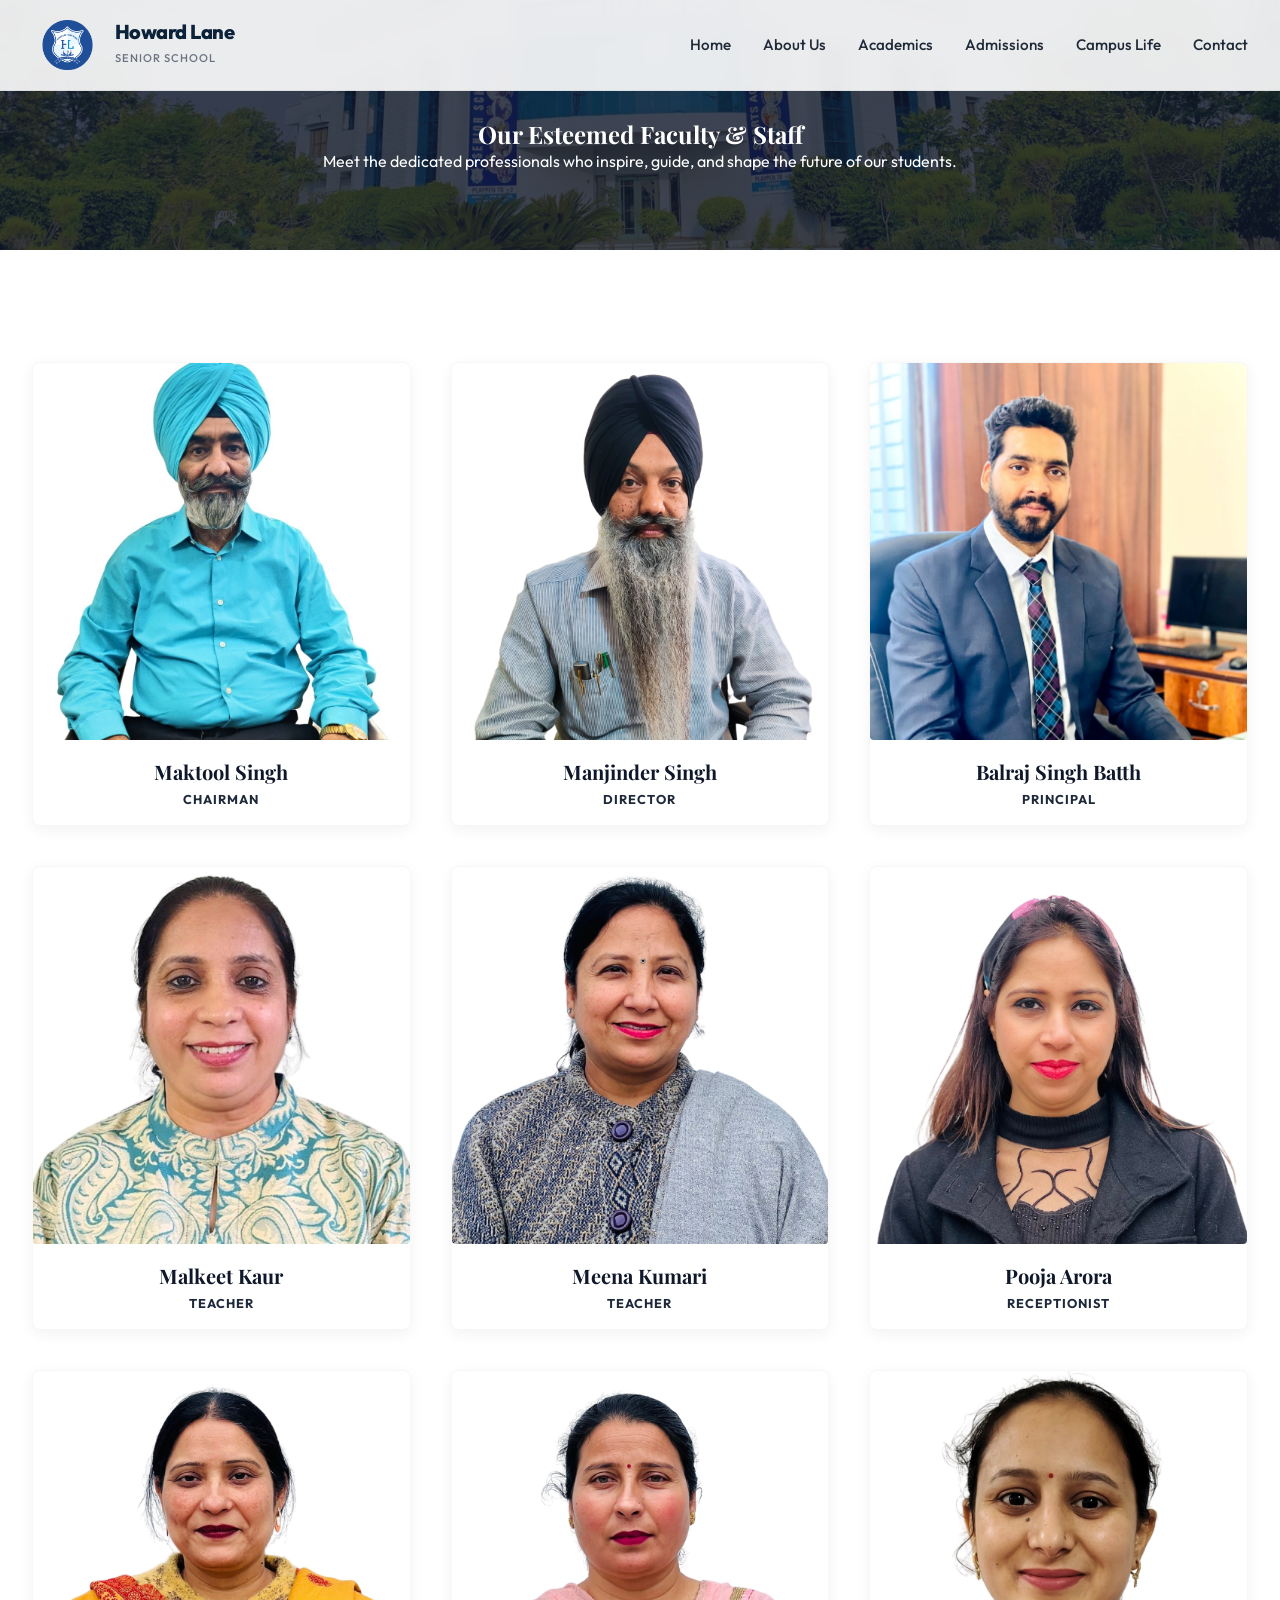
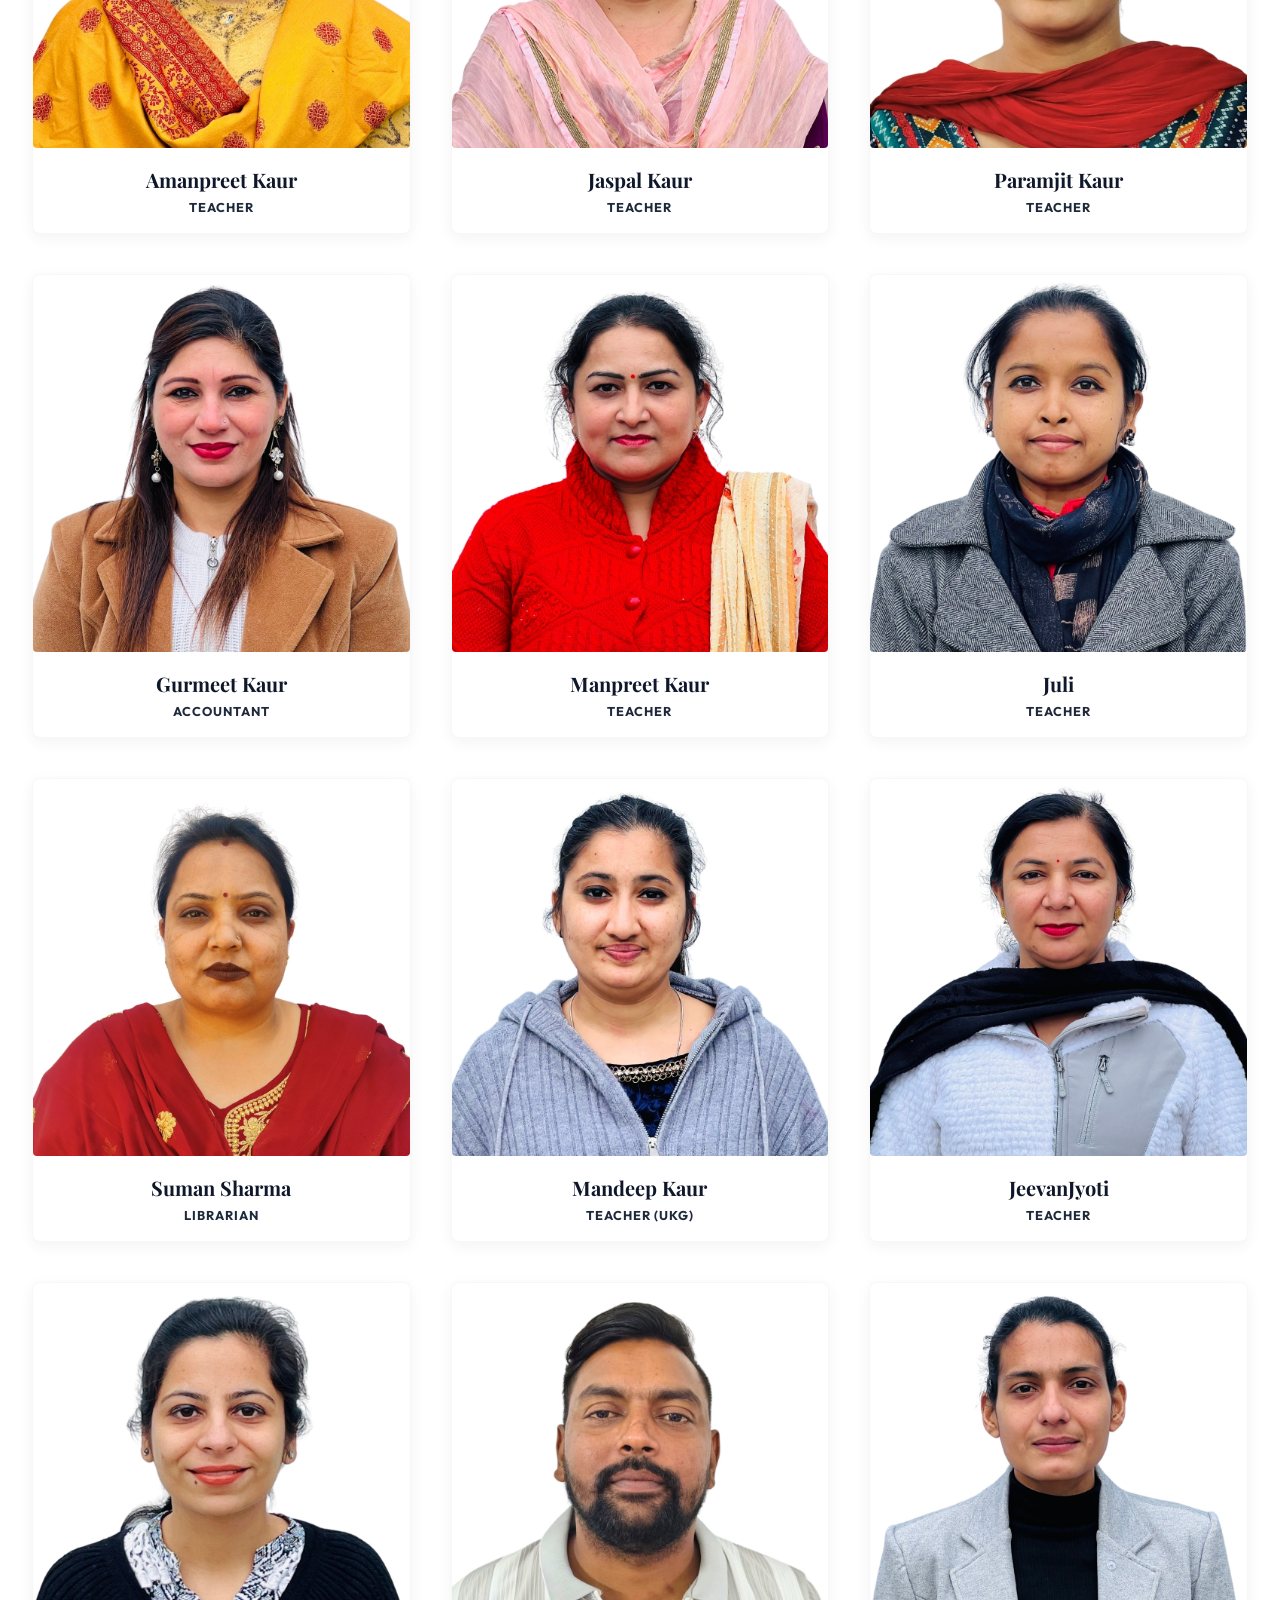
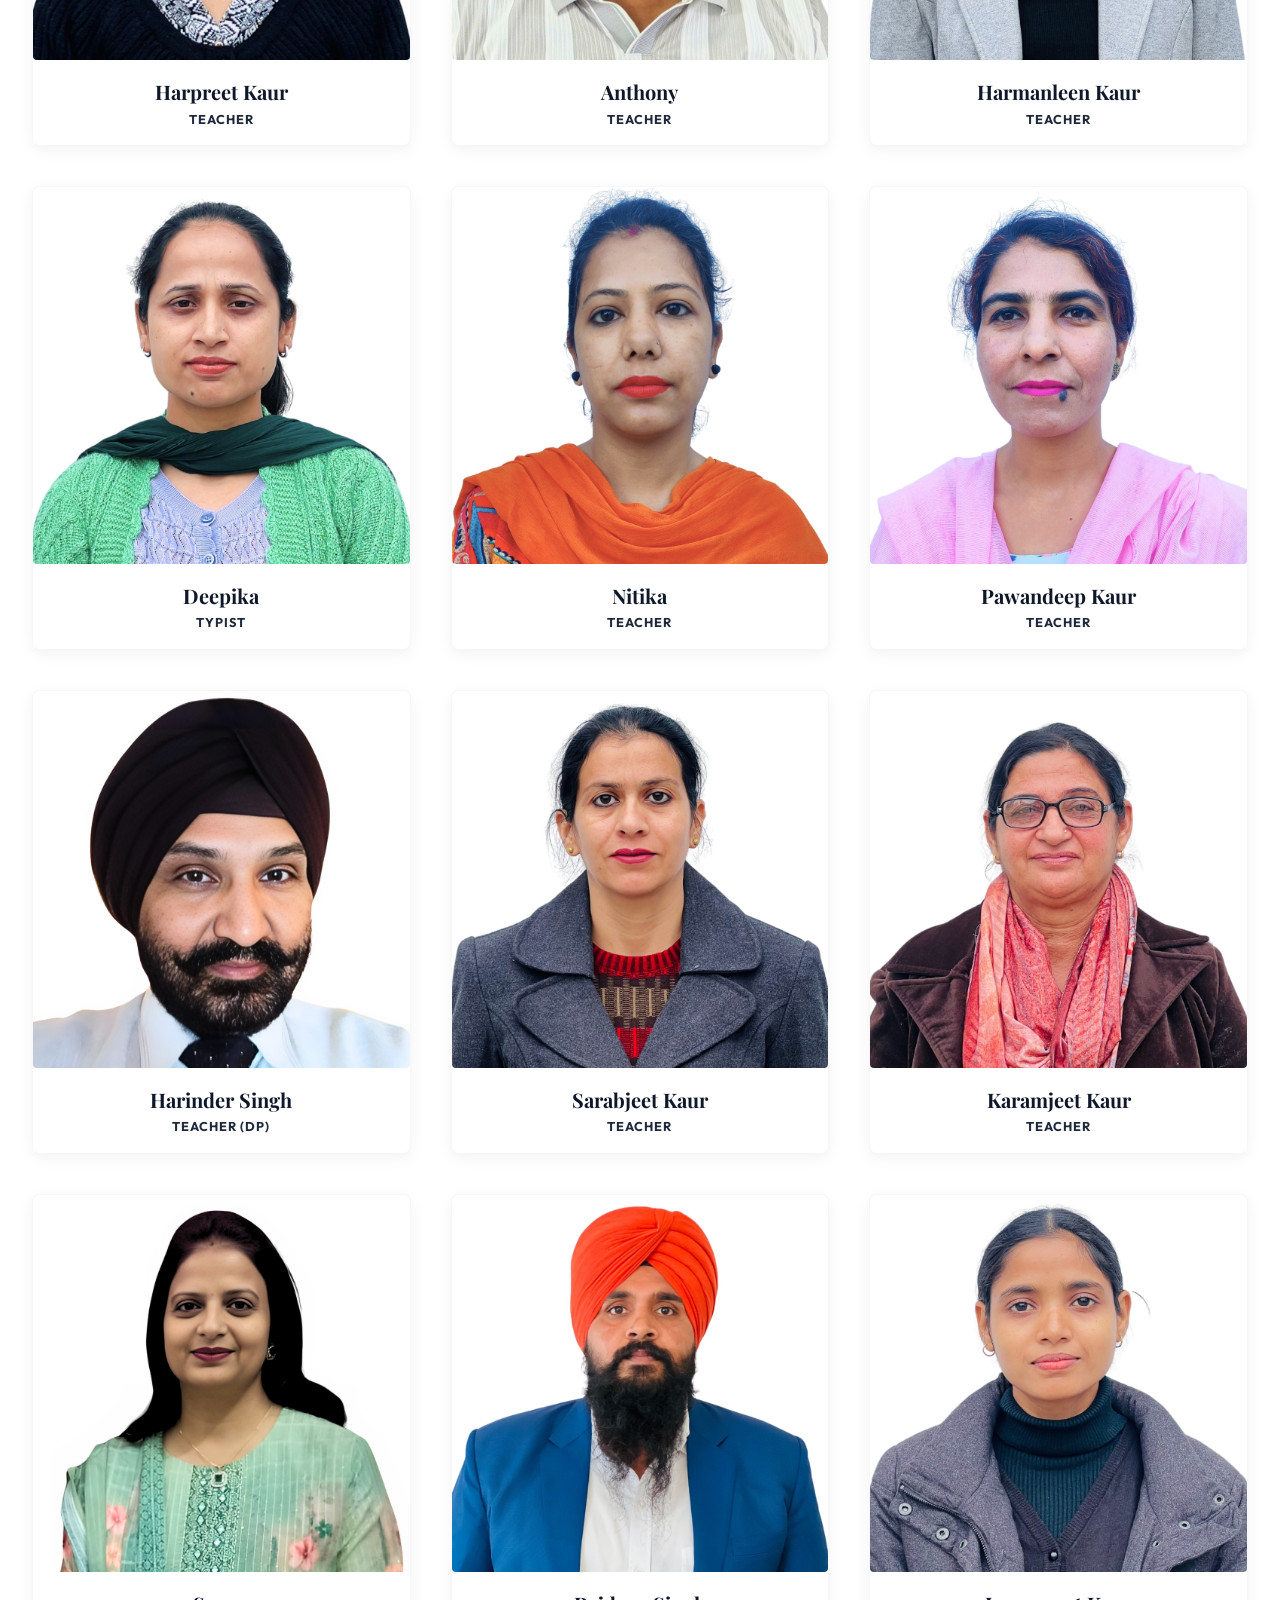
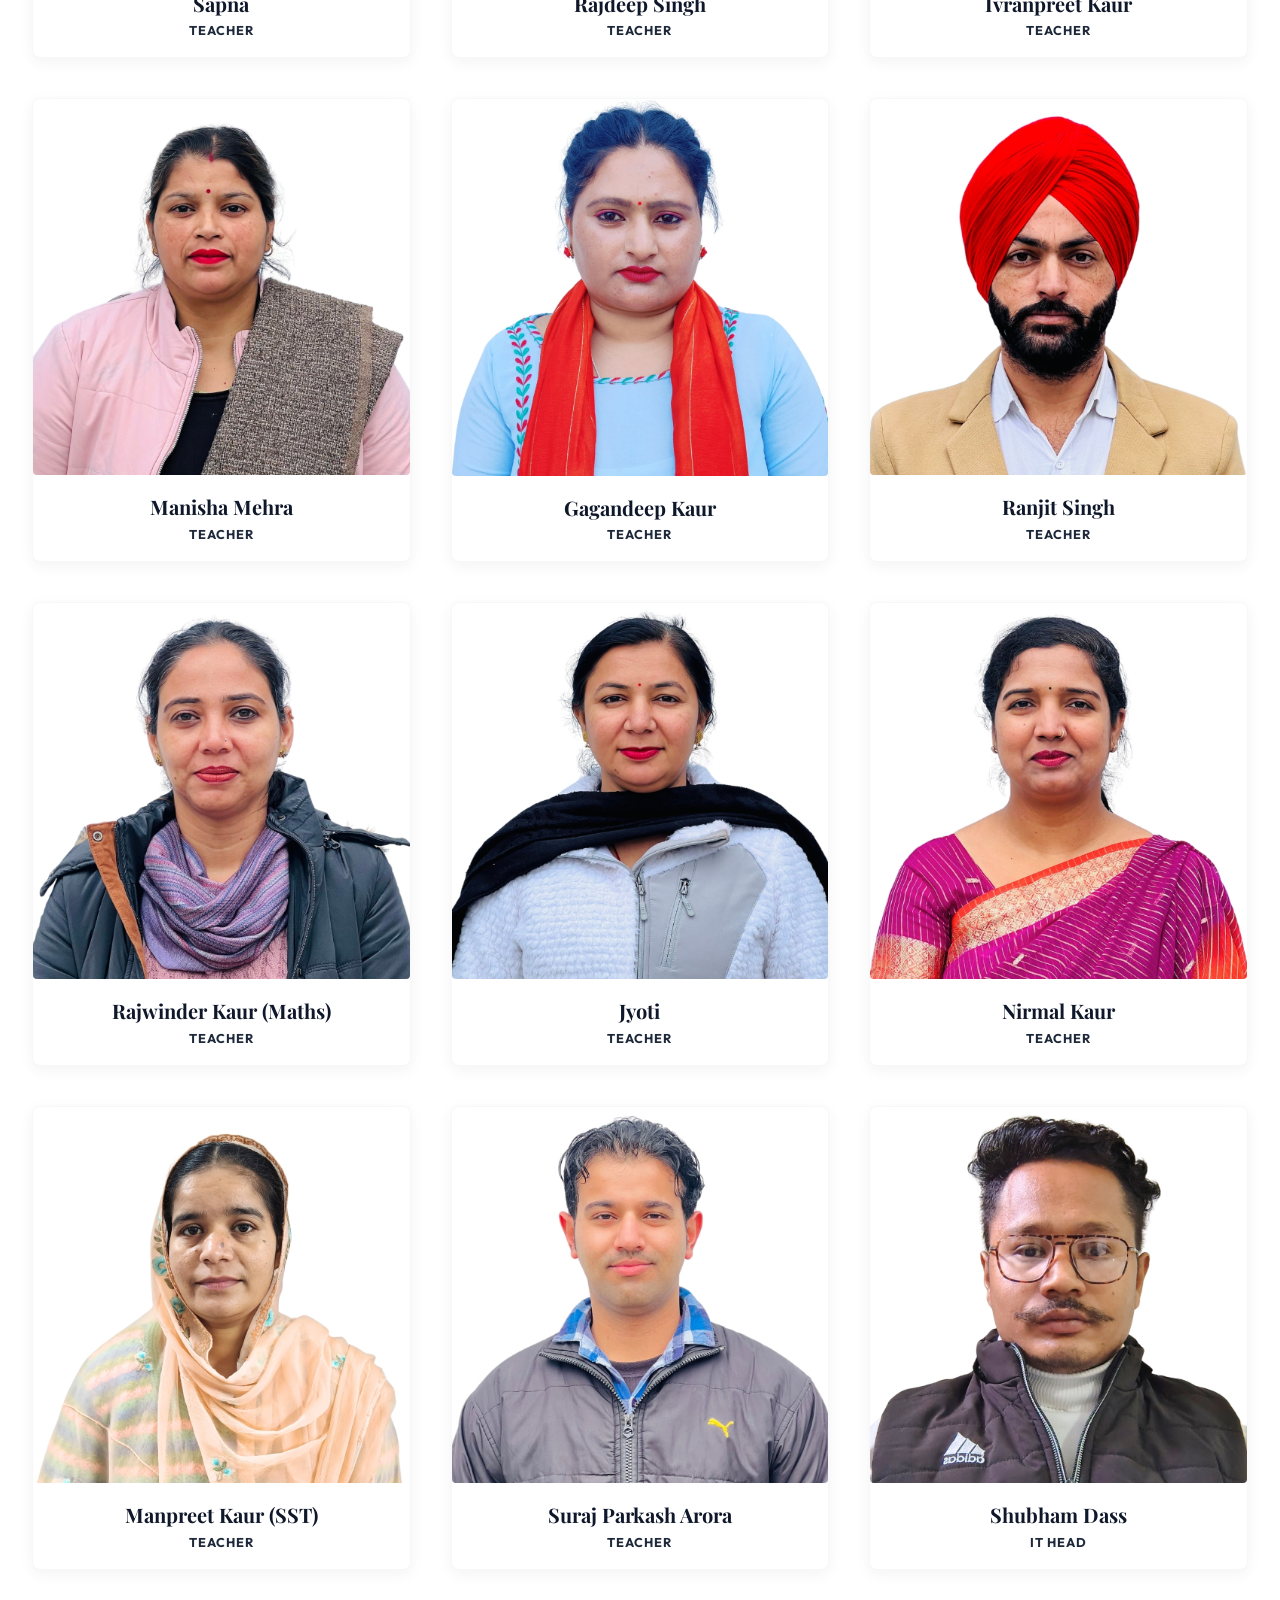
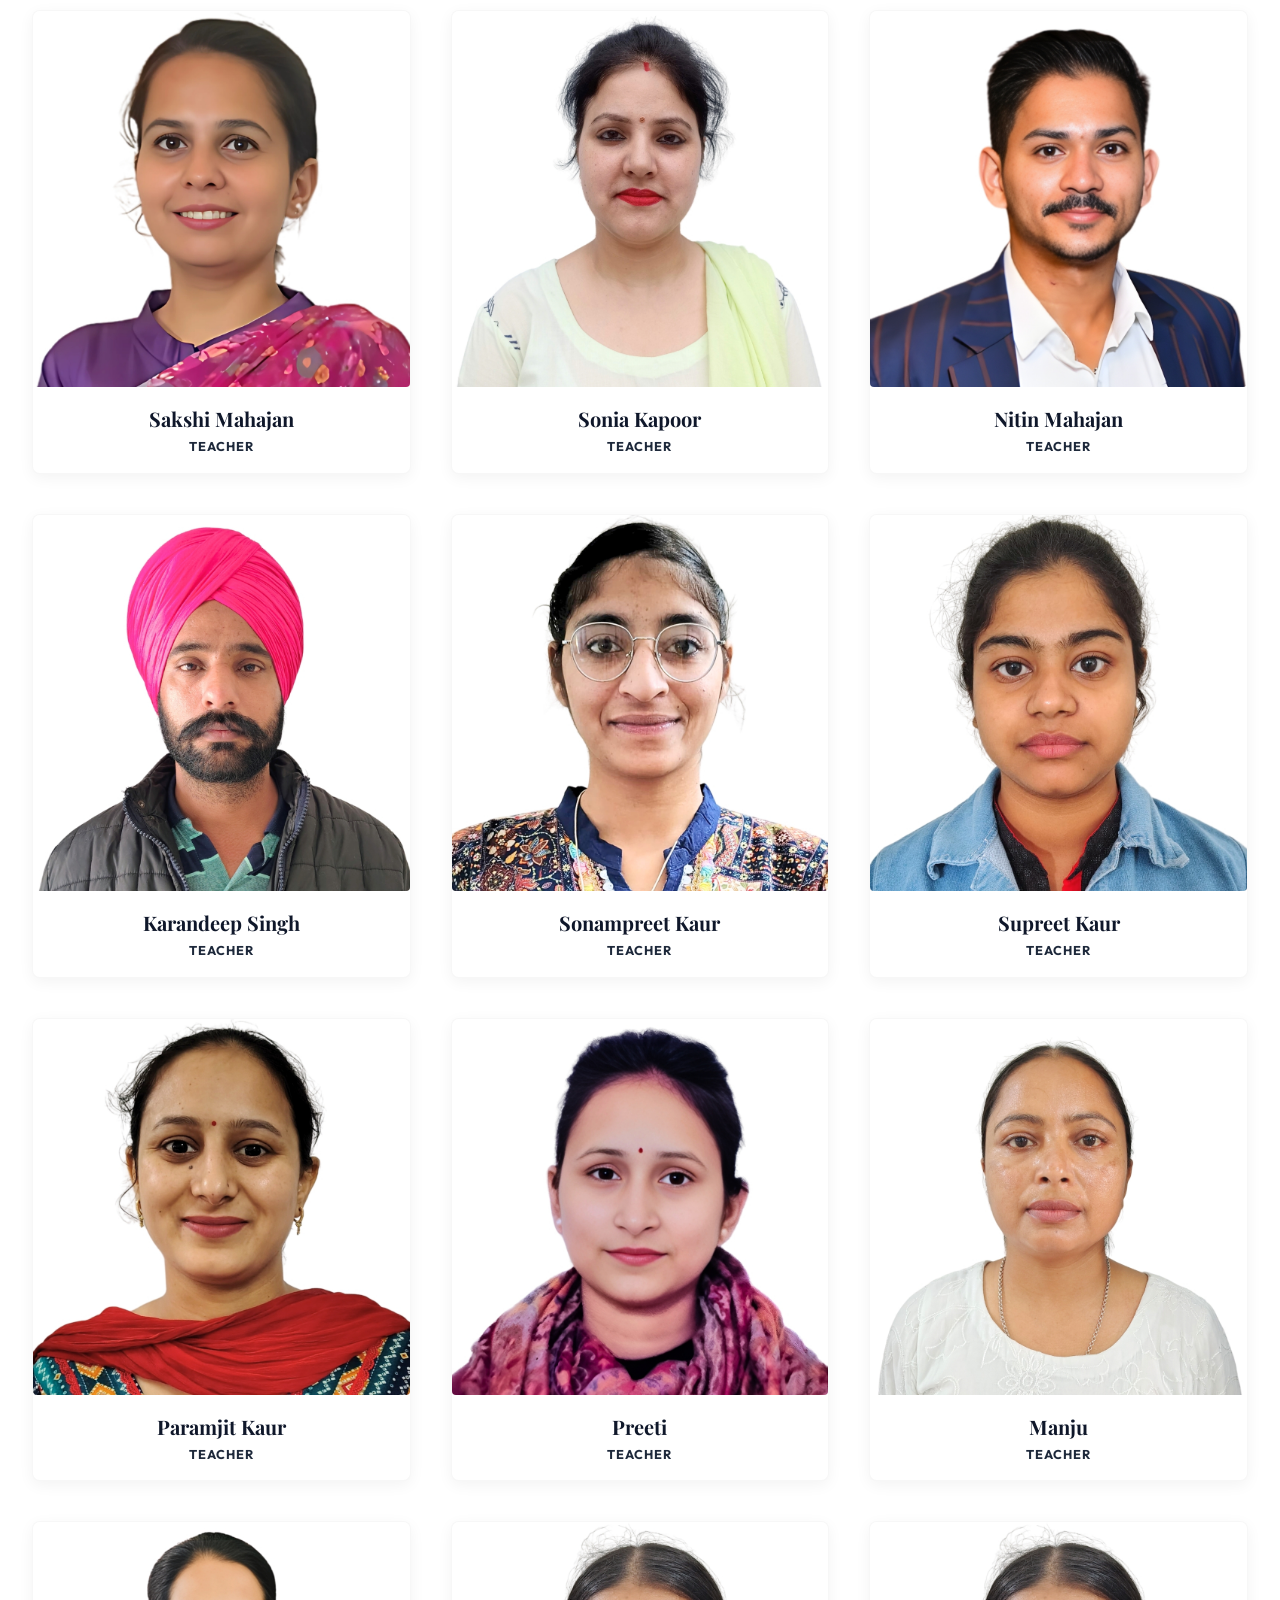
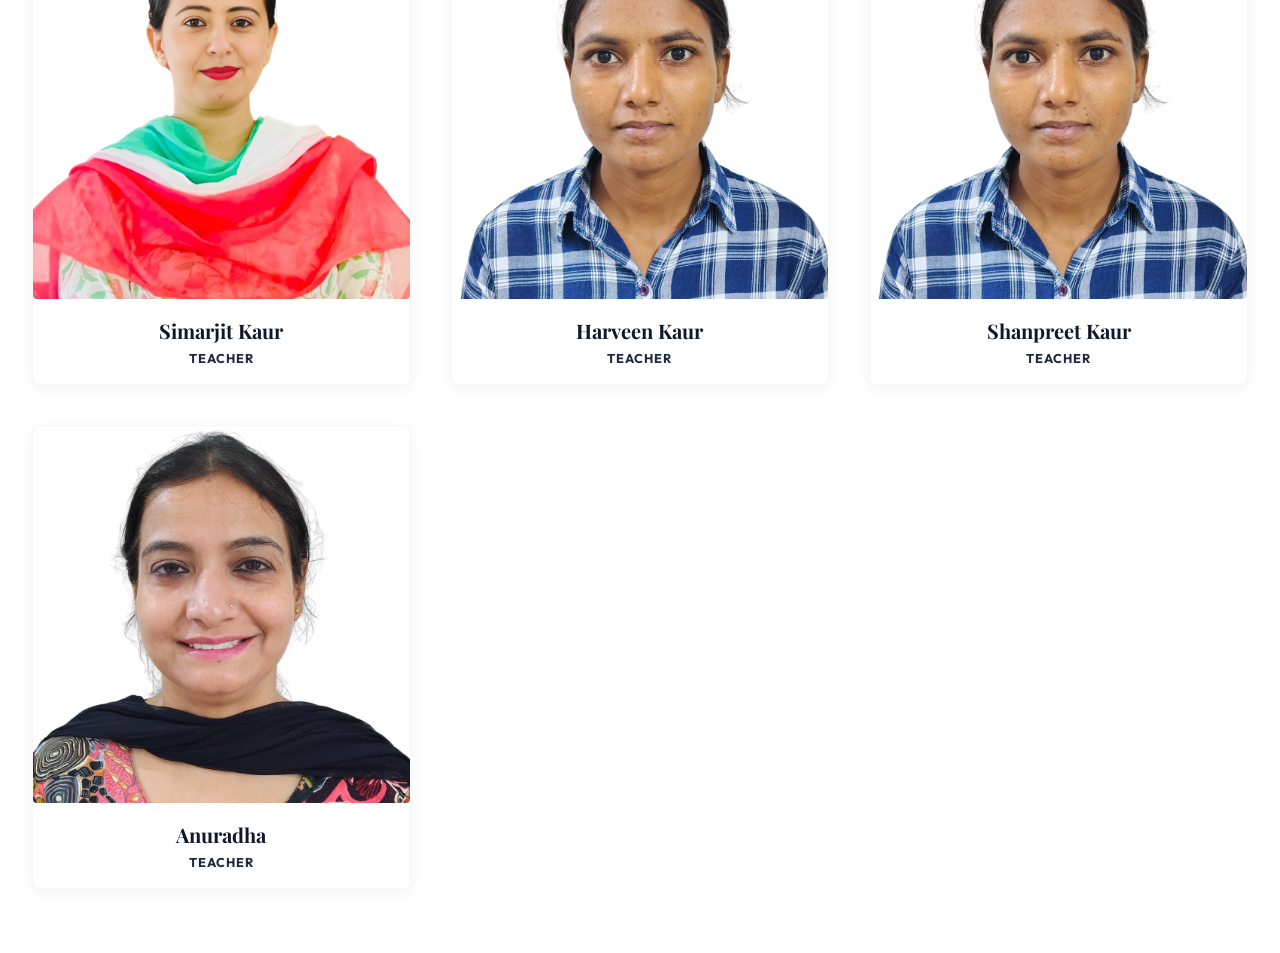
<file: faculty.html>
<!DOCTYPE html>
<html lang="en">

<head>
    <meta charset="UTF-8">
    <meta name="viewport" content="width=device-width, initial-scale=1.0">
    <title>Our Faculty & Staff | Howard Lane Senior School</title>
    <link rel="preconnect" href="https://fonts.googleapis.com">
    <link rel="preconnect" href="https://fonts.gstatic.com" crossorigin>
    <link
        href="https://fonts.googleapis.com/css2?family=Outfit:wght@300;400;500;600;700;800&family=Playfair+Display:ital,wght@0,400;0,600;0,700;1,400&display=swap"
        rel="stylesheet">
    <link rel="stylesheet" href="css/style.css">
    <link href='https://unpkg.com/boxicons@2.1.4/css/boxicons.min.css' rel='stylesheet'>
</head>

<body>
    <header class="navbar" id="navbar">
        <div class="container nav-container">
            <a href="index.html" class="logo">
                <img src="assets/logo.png" alt="Howard Lane Logo" style="height: 50px; width: auto;">
                <div class="logo-text">
                    <h1>Howard Lane</h1>
                    <span>Senior School</span>
                </div>
            </a>
            <nav class="nav-menu" id="nav-menu">
                <ul class="nav-list">
                    <li><a href="index.html#home" class="nav-link">Home</a></li>
                    <li><a href="index.html#about" class="nav-link">About Us</a></li>
                    <li><a href="index.html#academics" class="nav-link">Academics</a></li>
                    <li><a href="index.html#admissions" class="nav-link">Admissions</a></li>
                    <li><a href="index.html#campus" class="nav-link">Campus Life</a></li>
                    <li><a href="index.html#contact" class="nav-link btn-primary-outline">Contact</a></li>
                </ul>
            </nav>
            <div class="mobile-toggle" id="mobile-toggle">
                <i class='bx bx-menu'></i>
            </div>
        </div>
    </header>

    <!-- Page Header Secondary -->
    <section class="page-header"
        style="background: linear-gradient(rgba(15, 23, 42, 0.8), rgba(15, 23, 42, 0.8)), url('assets/school.jpg') center/cover; padding: 120px 0 60px; text-align: center; color: white;">
        <div class="container">
            <h1 class="section-title" style="color: white;">Our Esteemed <span class="highlight"
                    style="color: white;">Faculty & Staff</span></h1>
            <p style="color: white;">Meet the dedicated professionals who inspire, guide, and shape the future of our
                students.</p>
        </div>
    </section>

    <!-- Faculty Roster Section -->
    <section class="faculty-roster" style="padding: 4rem 0; background-color: var(--bg-gray);">
        <div class="container">
            <div class="executive-grid">
                <!-- Faculty Maktool Singh (Chairman) -->
                <div class="executive-card">
                    <div class="faculty-photo">
                        <img src="assets/staff/Maktool_Singh_Chairman_.jpg" alt="Maktool Singh Chairman ">
                        <div class="faculty-social">
                            <a href="#"><i class='bx bxl-linkedin'></i></a>
                            <a href="#"><i class='bx bx-envelope'></i></a>
                        </div>
                    </div>
                    <div class="faculty-info">
                        <h3 class="faculty-name">Maktool Singh</h3>
                        <p class="faculty-designation">Chairman</p>
                    </div>
                </div>

                <!-- Faculty Manjinder Singh (Director) -->
                <div class="executive-card">
                    <div class="faculty-photo">
                        <img src="assets/staff/Manjinder_Director_.jpg" alt="Manjinder Director ">
                        <div class="faculty-social">
                            <a href="#"><i class='bx bxl-linkedin'></i></a>
                            <a href="#"><i class='bx bx-envelope'></i></a>
                        </div>
                    </div>
                    <div class="faculty-info">
                        <h3 class="faculty-name">Manjinder Singh</h3>
                        <p class="faculty-designation">Director</p>
                    </div>
                </div>

                <!-- Faculty Balraj Singh Batth -->
                <div class="executive-card">
                    <div class="faculty-photo">
                        <img src="assets/staff/principal_sir_updated.jpg" alt="Balraj Singh Batth">
                        <div class="faculty-social">
                            <a href="#"><i class='bx bxl-linkedin'></i></a>
                            <a href="#"><i class='bx bx-envelope'></i></a>
                        </div>
                    </div>
                    <div class="faculty-info">
                        <h3 class="faculty-name">Balraj Singh Batth</h3>
                        <p class="faculty-designation">Principal</p>
                    </div>
                </div>


                <!-- Faculty Malkeet Kaur -->
                <div class="executive-card">
                    <div class="faculty-photo">
                        <img src="assets/staff/Malkeet_Kaur.jpg" alt="Malkeet Kaur">
                        <div class="faculty-social">
                            <a href="#"><i class='bx bxl-linkedin'></i></a>
                            <a href="#"><i class='bx bx-envelope'></i></a>
                        </div>
                    </div>
                    <div class="faculty-info">
                        <h3 class="faculty-name">Malkeet Kaur</h3>
                        <p class="faculty-designation">Teacher</p>
                    </div>
                </div>
                <!-- Faculty Meena Kumari -->
                <div class="executive-card">
                    <div class="faculty-photo">
                        <img src="assets/staff/Meena_Kumari.jpg" alt="Meena Kumari">
                        <div class="faculty-social">
                            <a href="#"><i class='bx bxl-linkedin'></i></a>
                            <a href="#"><i class='bx bx-envelope'></i></a>
                        </div>
                    </div>
                    <div class="faculty-info">
                        <h3 class="faculty-name">Meena Kumari</h3>
                        <p class="faculty-designation">Teacher</p>
                    </div>
                </div>
                <!-- Faculty Pooja Arora -->
                <div class="executive-card">
                    <div class="faculty-photo">
                        <img src="assets/staff/Pooja_Arora.jpg" alt="Pooja Arora">
                        <div class="faculty-social">
                            <a href="#"><i class='bx bxl-linkedin'></i></a>
                            <a href="#"><i class='bx bx-envelope'></i></a>
                        </div>
                    </div>
                    <div class="faculty-info">
                        <h3 class="faculty-name">Pooja Arora</h3>
                        <p class="faculty-designation">Receptionist</p>
                    </div>
                </div>
                <!-- Faculty Amanpreet Kaur -->
                <div class="executive-card">
                    <div class="faculty-photo">
                        <img src="assets/staff/Amanpreet_Kaur.jpg" alt="Amanpreet Kaur">
                        <div class="faculty-social">
                            <a href="#"><i class='bx bxl-linkedin'></i></a>
                            <a href="#"><i class='bx bx-envelope'></i></a>
                        </div>
                    </div>
                    <div class="faculty-info">
                        <h3 class="faculty-name">Amanpreet Kaur</h3>
                        <p class="faculty-designation">Teacher</p>
                    </div>
                </div>
                <!-- Faculty Jaspal Kaur -->
                <div class="executive-card">
                    <div class="faculty-photo">
                        <img src="assets/staff/Jaspal_Kaur.jpg" alt="Jaspal Kaur">
                        <div class="faculty-social">
                            <a href="#"><i class='bx bxl-linkedin'></i></a>
                            <a href="#"><i class='bx bx-envelope'></i></a>
                        </div>
                    </div>
                    <div class="faculty-info">
                        <h3 class="faculty-name">Jaspal Kaur</h3>
                        <p class="faculty-designation">Teacher</p>
                    </div>
                </div>
                <!-- Faculty Paramjit Kaur -->
                <div class="executive-card">
                    <div class="faculty-photo">
                        <img src="assets/staff/Paramjit_Kaur.jpg" alt="Paramjit Kaur">
                        <div class="faculty-social">
                            <a href="#"><i class='bx bxl-linkedin'></i></a>
                            <a href="#"><i class='bx bx-envelope'></i></a>
                        </div>
                    </div>
                    <div class="faculty-info">
                        <h3 class="faculty-name">Paramjit Kaur</h3>
                        <p class="faculty-designation">Teacher</p>
                    </div>
                </div>

                <!-- Faculty Gurmeet Kaur -->
                <div class="executive-card">
                    <div class="faculty-photo">
                        <img src="assets/staff/Gurmeet_Kaur.jpg" alt="Gurmeet Kaur">
                        <div class="faculty-social">
                            <a href="#"><i class='bx bxl-linkedin'></i></a>
                            <a href="#"><i class='bx bx-envelope'></i></a>
                        </div>
                    </div>
                    <div class="faculty-info">
                        <h3 class="faculty-name">Gurmeet Kaur</h3>
                        <p class="faculty-designation">Accountant</p>
                    </div>
                </div>
                <!-- Faculty Manpreet Kaur -->
                <div class="executive-card">
                    <div class="faculty-photo">
                        <img src="assets/staff/Manpreet_Kaur.jpg" alt="Manpreet Kaur">
                        <div class="faculty-social">
                            <a href="#"><i class='bx bxl-linkedin'></i></a>
                            <a href="#"><i class='bx bx-envelope'></i></a>
                        </div>
                    </div>
                    <div class="faculty-info">
                        <h3 class="faculty-name">Manpreet Kaur</h3>
                        <p class="faculty-designation">Teacher</p>
                    </div>
                </div>
                <!-- Faculty Juli -->
                <div class="executive-card">
                    <div class="faculty-photo">
                        <img src="assets/staff/Juli.jpg" alt="Juli">
                        <div class="faculty-social">
                            <a href="#"><i class='bx bxl-linkedin'></i></a>
                            <a href="#"><i class='bx bx-envelope'></i></a>
                        </div>
                    </div>
                    <div class="faculty-info">
                        <h3 class="faculty-name">Juli</h3>
                        <p class="faculty-designation">Teacher</p>
                    </div>
                </div>
                <!-- Faculty Suman Sharma -->
                <div class="executive-card">
                    <div class="faculty-photo">
                        <img src="assets/staff/Suman_Sharma.jpg" alt="Suman Sharma">
                        <div class="faculty-social">
                            <a href="#"><i class='bx bxl-linkedin'></i></a>
                            <a href="#"><i class='bx bx-envelope'></i></a>
                        </div>
                    </div>
                    <div class="faculty-info">
                        <h3 class="faculty-name">Suman Sharma</h3>
                        <p class="faculty-designation">Librarian</p>
                    </div>
                </div>
                <!-- Faculty Mandeep Kaur (UKG) -->
                <div class="executive-card">
                    <div class="faculty-photo">
                        <img src="assets/staff/Mandeep_Kaur_UKG.jpg" alt="Mandeep Kaur (UKG)">
                        <div class="faculty-social">
                            <a href="#"><i class='bx bxl-linkedin'></i></a>
                            <a href="#"><i class='bx bx-envelope'></i></a>
                        </div>
                    </div>
                    <div class="faculty-info">
                        <h3 class="faculty-name">Mandeep Kaur</h3>
                        <p class="faculty-designation">Teacher (UKG)</p>
                    </div>
                </div>

                <!-- Faculty Jyoti -->
                <div class="executive-card">
                    <div class="faculty-photo">
                        <img src="assets/staff/Jyoti.jpg" alt="Jyoti">
                        <div class="faculty-social">
                            <a href="#"><i class='bx bxl-linkedin'></i></a>
                            <a href="#"><i class='bx bx-envelope'></i></a>
                        </div>
                    </div>
                    <div class="faculty-info">
                        <h3 class="faculty-name">JeevanJyoti</h3>
                        <p class="faculty-designation">Teacher</p>
                    </div>
                </div>
                <!-- Faculty Harpreet Kaur -->
                <div class="executive-card">
                    <div class="faculty-photo">
                        <img src="assets/staff/Harpreet_Kaur.jpg" alt="Harpreet Kaur">
                        <div class="faculty-social">
                            <a href="#"><i class='bx bxl-linkedin'></i></a>
                            <a href="#"><i class='bx bx-envelope'></i></a>
                        </div>
                    </div>
                    <div class="faculty-info">
                        <h3 class="faculty-name">Harpreet Kaur</h3>
                        <p class="faculty-designation">Teacher</p>
                    </div>
                </div>
                <!-- Faculty Anthony -->
                <div class="executive-card">
                    <div class="faculty-photo">
                        <img src="assets/staff/Anthony.jpg" alt="Anthony">
                        <div class="faculty-social">
                            <a href="#"><i class='bx bxl-linkedin'></i></a>
                            <a href="#"><i class='bx bx-envelope'></i></a>
                        </div>
                    </div>
                    <div class="faculty-info">
                        <h3 class="faculty-name">Anthony</h3>
                        <p class="faculty-designation">Teacher</p>
                    </div>
                </div>
                <!-- Faculty Harmanleen Kaur -->
                <div class="executive-card">
                    <div class="faculty-photo">
                        <img src="assets/staff/Harmanleen_Kaur.jpg" alt="Harmanleen Kaur">
                        <div class="faculty-social">
                            <a href="#"><i class='bx bxl-linkedin'></i></a>
                            <a href="#"><i class='bx bx-envelope'></i></a>
                        </div>
                    </div>
                    <div class="faculty-info">
                        <h3 class="faculty-name">Harmanleen Kaur</h3>
                        <p class="faculty-designation">Teacher</p>
                    </div>
                </div>
                <!-- Faculty Deepika -->
                <div class="executive-card">
                    <div class="faculty-photo">
                        <img src="assets/staff/Deepika.jpg" alt="Deepika">
                        <div class="faculty-social">
                            <a href="#"><i class='bx bxl-linkedin'></i></a>
                            <a href="#"><i class='bx bx-envelope'></i></a>
                        </div>
                    </div>
                    <div class="faculty-info">
                        <h3 class="faculty-name">Deepika</h3>
                        <p class="faculty-designation">Typist</p>
                    </div>
                </div>
                <!-- Faculty Nitika -->
                <div class="executive-card">
                    <div class="faculty-photo">
                        <img src="assets/staff/Nitika.jpg" alt="Nitika">
                        <div class="faculty-social">
                            <a href="#"><i class='bx bxl-linkedin'></i></a>
                            <a href="#"><i class='bx bx-envelope'></i></a>
                        </div>
                    </div>
                    <div class="faculty-info">
                        <h3 class="faculty-name">Nitika</h3>
                        <p class="faculty-designation">Teacher</p>
                    </div>
                </div>
                <!-- Faculty Pawandeep Kaur -->
                <div class="executive-card">
                    <div class="faculty-photo">
                        <img src="assets/staff/Pawandeep_Kaur.jpg" alt="Pawandeep Kaur">
                        <div class="faculty-social">
                            <a href="#"><i class='bx bxl-linkedin'></i></a>
                            <a href="#"><i class='bx bx-envelope'></i></a>
                        </div>
                    </div>
                    <div class="faculty-info">
                        <h3 class="faculty-name">Pawandeep Kaur</h3>
                        <p class="faculty-designation">Teacher</p>
                    </div>
                </div>
                <!-- Faculty Harinder Singh (DP) -->
                <div class="executive-card">
                    <div class="faculty-photo">
                        <img src="assets/staff/Harinder_Singh_DP.jpg" alt="Harinder Singh (DP)">
                        <div class="faculty-social">
                            <a href="#"><i class='bx bxl-linkedin'></i></a>
                            <a href="#"><i class='bx bx-envelope'></i></a>
                        </div>
                    </div>
                    <div class="faculty-info">
                        <h3 class="faculty-name">Harinder Singh</h3>
                        <p class="faculty-designation">Teacher (DP)</p>
                    </div>
                </div>


                <!-- Faculty Sarabjeet Kaur -->
                <div class="executive-card">
                    <div class="faculty-photo">
                        <img src="assets/staff/Sarabjeet_Kaur.jpg" alt="Sarabjeet Kaur">
                        <div class="faculty-social">
                            <a href="#"><i class='bx bxl-linkedin'></i></a>
                            <a href="#"><i class='bx bx-envelope'></i></a>
                        </div>
                    </div>
                    <div class="faculty-info">
                        <h3 class="faculty-name">Sarabjeet Kaur</h3>
                        <p class="faculty-designation">Teacher</p>
                    </div>
                </div>
                <!-- Faculty Karamjeet Kaur -->
                <div class="executive-card">
                    <div class="faculty-photo">
                        <img src="assets/staff/Karamjeet_Kaur.jpg" alt="Karamjeet Kaur">
                        <div class="faculty-social">
                            <a href="#"><i class='bx bxl-linkedin'></i></a>
                            <a href="#"><i class='bx bx-envelope'></i></a>
                        </div>
                    </div>
                    <div class="faculty-info">
                        <h3 class="faculty-name">Karamjeet Kaur</h3>
                        <p class="faculty-designation">Teacher</p>
                    </div>
                </div>

                <!-- Faculty Sapna -->
                <div class="executive-card">
                    <div class="faculty-photo">
                        <img src="assets/staff/Sapna.jpg" alt="Sapna">
                        <div class="faculty-social">
                            <a href="#"><i class='bx bxl-linkedin'></i></a>
                            <a href="#"><i class='bx bx-envelope'></i></a>
                        </div>
                    </div>
                    <div class="faculty-info">
                        <h3 class="faculty-name">Sapna</h3>
                        <p class="faculty-designation">Teacher</p>
                    </div>
                </div>
                <!-- Faculty Rajdeep Singh -->
                <div class="executive-card">
                    <div class="faculty-photo">
                        <img src="assets/staff/Rajdeep_Singh.jpg" alt="Rajdeep Singh">
                        <div class="faculty-social">
                            <a href="#"><i class='bx bxl-linkedin'></i></a>
                            <a href="#"><i class='bx bx-envelope'></i></a>
                        </div>
                    </div>
                    <div class="faculty-info">
                        <h3 class="faculty-name">Rajdeep Singh</h3>
                        <p class="faculty-designation">Teacher</p>
                    </div>
                </div>
                <!-- Faculty Ivranpreet Kaur -->
                <div class="executive-card">
                    <div class="faculty-photo">
                        <img src="assets/staff/Ivranpreet_Kaur.jpg" alt="Ivranpreet Kaur">
                        <div class="faculty-social">
                            <a href="#"><i class='bx bxl-linkedin'></i></a>
                            <a href="#"><i class='bx bx-envelope'></i></a>
                        </div>
                    </div>
                    <div class="faculty-info">
                        <h3 class="faculty-name">Ivranpreet Kaur</h3>
                        <p class="faculty-designation">Teacher</p>
                    </div>
                </div>
                <!-- Faculty Manisha Mehra -->
                <div class="executive-card">
                    <div class="faculty-photo">
                        <img src="assets/staff/Manisha_Mehra.jpg" alt="Manisha Mehra">
                        <div class="faculty-social">
                            <a href="#"><i class='bx bxl-linkedin'></i></a>
                            <a href="#"><i class='bx bx-envelope'></i></a>
                        </div>
                    </div>
                    <div class="faculty-info">
                        <h3 class="faculty-name">Manisha Mehra</h3>
                        <p class="faculty-designation">Teacher</p>
                    </div>
                </div>
                <!-- Faculty Gagandeep Kaur -->
                <div class="executive-card">
                    <div class="faculty-photo">
                        <img src="assets/staff/Gagandeep_Kaur.jpg" alt="Gagandeep Kaur">
                        <div class="faculty-social">
                            <a href="#"><i class='bx bxl-linkedin'></i></a>
                            <a href="#"><i class='bx bx-envelope'></i></a>
                        </div>
                    </div>
                    <div class="faculty-info">
                        <h3 class="faculty-name">Gagandeep Kaur</h3>
                        <p class="faculty-designation">Teacher</p>
                    </div>
                </div>
                <!-- Faculty Ranjit Singh -->
                <div class="executive-card">
                    <div class="faculty-photo">
                        <img src="assets/staff/Ranjit_Singh.jpg" alt="Ranjit Singh">
                        <div class="faculty-social">
                            <a href="#"><i class='bx bxl-linkedin'></i></a>
                            <a href="#"><i class='bx bx-envelope'></i></a>
                        </div>
                    </div>
                    <div class="faculty-info">
                        <h3 class="faculty-name">Ranjit Singh</h3>
                        <p class="faculty-designation">Teacher</p>
                    </div>
                </div>

                <!-- Faculty Rajwinder Kaur (Maths) -->
                <div class="executive-card">
                    <div class="faculty-photo">
                        <img src="assets/staff/Rajwinder_Kaur_Maths.jpg" alt="Rajwinder Kaur (Maths)">
                        <div class="faculty-social">
                            <a href="#"><i class='bx bxl-linkedin'></i></a>
                            <a href="#"><i class='bx bx-envelope'></i></a>
                        </div>
                    </div>
                    <div class="faculty-info">
                        <h3 class="faculty-name">Rajwinder Kaur (Maths)</h3>
                        <p class="faculty-designation">Teacher</p>
                    </div>
                </div>
                <!-- Faculty Jyoti -->
                <div class="executive-card">
                    <div class="faculty-photo">
                        <img src="assets/staff/Jyoti.jpg" alt="Jyoti">
                        <div class="faculty-social">
                            <a href="#"><i class='bx bxl-linkedin'></i></a>
                            <a href="#"><i class='bx bx-envelope'></i></a>
                        </div>
                    </div>
                    <div class="faculty-info">
                        <h3 class="faculty-name">Jyoti</h3>
                        <p class="faculty-designation">Teacher</p>
                    </div>
                </div>

                <!-- Faculty Nirmal Kaur -->
                <div class="executive-card">
                    <div class="faculty-photo">
                        <img src="assets/staff/Nirmal_Kaur.jpg" alt="Nirmal Kaur">
                        <div class="faculty-social">
                            <a href="#"><i class='bx bxl-linkedin'></i></a>
                            <a href="#"><i class='bx bx-envelope'></i></a>
                        </div>
                    </div>
                    <div class="faculty-info">
                        <h3 class="faculty-name">Nirmal Kaur</h3>
                        <p class="faculty-designation">Teacher</p>
                    </div>
                </div>
                <!-- Faculty Manpreet Kaur (SST) -->
                <div class="executive-card">
                    <div class="faculty-photo">
                        <img src="assets/staff/Manpreet_Kaur_SST.jpg" alt="Manpreet Kaur (SST)">
                        <div class="faculty-social">
                            <a href="#"><i class='bx bxl-linkedin'></i></a>
                            <a href="#"><i class='bx bx-envelope'></i></a>
                        </div>
                    </div>
                    <div class="faculty-info">
                        <h3 class="faculty-name">Manpreet Kaur (SST)</h3>
                        <p class="faculty-designation">Teacher</p>
                    </div>
                </div>
                <!-- Faculty Suraj Parkash Arora -->
                <div class="executive-card">
                    <div class="faculty-photo">
                        <img src="assets/staff/Suraj_Parkash_Arora.jpg" alt="Suraj Parkash Arora">
                        <div class="faculty-social">
                            <a href="#"><i class='bx bxl-linkedin'></i></a>
                            <a href="#"><i class='bx bx-envelope'></i></a>
                        </div>
                    </div>
                    <div class="faculty-info">
                        <h3 class="faculty-name">Suraj Parkash Arora</h3>
                        <p class="faculty-designation">Teacher</p>
                    </div>
                </div>
                <!-- Faculty Shubham Dass -->
                <div class="executive-card">
                    <div class="faculty-photo">
                        <img src="assets/staff/Shubham_Dass.jpg" alt="Shubham Dass">
                        <div class="faculty-social">
                            <a href="#"><i class='bx bxl-linkedin'></i></a>
                            <a href="#"><i class='bx bx-envelope'></i></a>
                        </div>
                    </div>
                    <div class="faculty-info">
                        <h3 class="faculty-name">Shubham Dass</h3>
                        <p class="faculty-designation">IT Head</p>
                    </div>
                </div>
                <!-- Faculty Sakshi Mahajan -->
                <div class="executive-card">
                    <div class="faculty-photo">
                        <img src="assets/staff/Sakshi_Mahajan.jpg" alt="Sakshi Mahajan">
                        <div class="faculty-social">
                            <a href="#"><i class='bx bxl-linkedin'></i></a>
                            <a href="#"><i class='bx bx-envelope'></i></a>
                        </div>
                    </div>
                    <div class="faculty-info">
                        <h3 class="faculty-name">Sakshi Mahajan</h3>
                        <p class="faculty-designation">Teacher</p>
                    </div>
                </div>
                <!-- Faculty Sonia Kapoor -->
                <div class="executive-card">
                    <div class="faculty-photo">
                        <img src="assets/staff/Sonia_Kapoor.jpg" alt="Sonia Kapoor">
                        <div class="faculty-social">
                            <a href="#"><i class='bx bxl-linkedin'></i></a>
                            <a href="#"><i class='bx bx-envelope'></i></a>
                        </div>
                    </div>
                    <div class="faculty-info">
                        <h3 class="faculty-name">Sonia Kapoor</h3>
                        <p class="faculty-designation">Teacher</p>
                    </div>
                </div>
                <!-- Faculty Nitin Mahajan -->
                <div class="executive-card">
                    <div class="faculty-photo">
                        <img src="assets/staff/Nitin_Mahajan.jpg" alt="Nitin Mahajan">
                        <div class="faculty-social">
                            <a href="#"><i class='bx bxl-linkedin'></i></a>
                            <a href="#"><i class='bx bx-envelope'></i></a>
                        </div>
                    </div>
                    <div class="faculty-info">
                        <h3 class="faculty-name">Nitin Mahajan</h3>
                        <p class="faculty-designation">Teacher</p>
                    </div>
                </div>

                <!-- Faculty Karandeep Singh -->
                <div class="executive-card">
                    <div class="faculty-photo">
                        <img src="assets/staff/Karandeep_Singh.jpg" alt="Karandeep Singh">
                        <div class="faculty-social">
                            <a href="#"><i class='bx bxl-linkedin'></i></a>
                            <a href="#"><i class='bx bx-envelope'></i></a>
                        </div>
                    </div>
                    <div class="faculty-info">
                        <h3 class="faculty-name">Karandeep Singh</h3>
                        <p class="faculty-designation">Teacher</p>
                    </div>
                </div>

                <!-- Faculty Sonampreet Kaur -->
                <div class="executive-card">
                    <div class="faculty-photo">
                        <img src="assets/staff/Sonampreet_Kaur.jpg" alt="Sonampreet Kaur">
                        <div class="faculty-social">
                            <a href="#"><i class='bx bxl-linkedin'></i></a>
                            <a href="#"><i class='bx bx-envelope'></i></a>
                        </div>
                    </div>
                    <div class="faculty-info">
                        <h3 class="faculty-name">Sonampreet Kaur</h3>
                        <p class="faculty-designation">Teacher</p>
                    </div>
                </div>
                <!-- Faculty Supreet Kaur -->
                <div class="executive-card">
                    <div class="faculty-photo">
                        <img src="assets/staff/Supreet_Kaur.jpg" alt="Supreet Kaur">
                        <div class="faculty-social">
                            <a href="#"><i class='bx bxl-linkedin'></i></a>
                            <a href="#"><i class='bx bx-envelope'></i></a>
                        </div>
                    </div>
                    <div class="faculty-info">
                        <h3 class="faculty-name">Supreet Kaur</h3>
                        <p class="faculty-designation">Teacher</p>
                    </div>
                </div>
                <!-- Faculty Paramjit Kaur (2nd) -->
                <div class="executive-card">
                    <div class="faculty-photo">
                        <img src="assets/staff/Paramjit_Kaur.jpg" alt="Paramjit Kaur">
                        <div class="faculty-social">
                            <a href="#"><i class='bx bxl-linkedin'></i></a>
                            <a href="#"><i class='bx bx-envelope'></i></a>
                        </div>
                    </div>
                    <div class="faculty-info">
                        <h3 class="faculty-name">Paramjit Kaur</h3>
                        <p class="faculty-designation">Teacher</p>
                    </div>
                </div>


                <!-- Faculty Preeti -->
                <div class="executive-card">
                    <div class="faculty-photo">
                        <img src="assets/staff/Preeti.jpg" alt="Preeti">
                        <div class="faculty-social">
                            <a href="#"><i class='bx bxl-linkedin'></i></a>
                            <a href="#"><i class='bx bx-envelope'></i></a>
                        </div>
                    </div>
                    <div class="faculty-info">
                        <h3 class="faculty-name">Preeti</h3>
                        <p class="faculty-designation">Teacher</p>
                    </div>
                </div>
                <!-- Faculty Manju -->
                <div class="executive-card">
                    <div class="faculty-photo">
                        <img src="assets/staff/Manju.jpg" alt="Manju">
                        <div class="faculty-social">
                            <a href="#"><i class='bx bxl-linkedin'></i></a>
                            <a href="#"><i class='bx bx-envelope'></i></a>
                        </div>
                    </div>
                    <div class="faculty-info">
                        <h3 class="faculty-name">Manju</h3>
                        <p class="faculty-designation">Teacher</p>
                    </div>
                </div>
                <!-- Faculty Simarjit Kaur -->
                <div class="executive-card">
                    <div class="faculty-photo">
                        <img src="assets/staff/Simarjit_Kaur.jpg" alt="Simarjit Kaur">
                        <div class="faculty-social">
                            <a href="#"><i class='bx bxl-linkedin'></i></a>
                            <a href="#"><i class='bx bx-envelope'></i></a>
                        </div>
                    </div>
                    <div class="faculty-info">
                        <h3 class="faculty-name">Simarjit Kaur</h3>
                        <p class="faculty-designation">Teacher</p>
                    </div>
                </div>

                <!-- Faculty Harveen Kaur -->
                <div class="executive-card">
                    <div class="faculty-photo">
                        <img src="assets/staff/Harveen_Kaur.jpg" alt="Harveen Kaur">
                        <div class="faculty-social">
                            <a href="#"><i class='bx bxl-linkedin'></i></a>
                            <a href="#"><i class='bx bx-envelope'></i></a>
                        </div>
                    </div>
                    <div class="faculty-info">
                        <h3 class="faculty-name">Harveen Kaur</h3>
                        <p class="faculty-designation">Teacher</p>
                    </div>
                </div>
                <!-- Faculty Shanpreet Kaur -->
                <div class="executive-card">
                    <div class="faculty-photo">
                        <img src="assets/staff/Harveen_Kaur.jpg" alt="Shanpreet Kaur">
                        <div class="faculty-social">
                            <a href="#"><i class='bx bxl-linkedin'></i></a>
                            <a href="#"><i class='bx bx-envelope'></i></a>
                        </div>
                    </div>
                    <div class="faculty-info">
                        <h3 class="faculty-name">Shanpreet Kaur</h3>
                        <p class="faculty-designation">Teacher</p>
                    </div>
                </div>
                <!-- Faculty Anuradha -->
                <div class="executive-card">
                    <div class="faculty-photo">
                        <img src="assets/staff/Anuradha.jpg" alt="Anuradha">
                        <div class="faculty-social">
                            <a href="#"><i class='bx bxl-linkedin'></i></a>
                            <a href="#"><i class='bx bx-envelope'></i></a>
                        </div>
                    </div>
                    <div class="faculty-info">
                        <h3 class="faculty-name">Anuradha</h3>
                        <p class="faculty-designation">Teacher</p>
                    </div>
                </div>

            </div>
        </div>
    </section>

    <script src="js/script.js"></script>
</body>

</html>
</file>
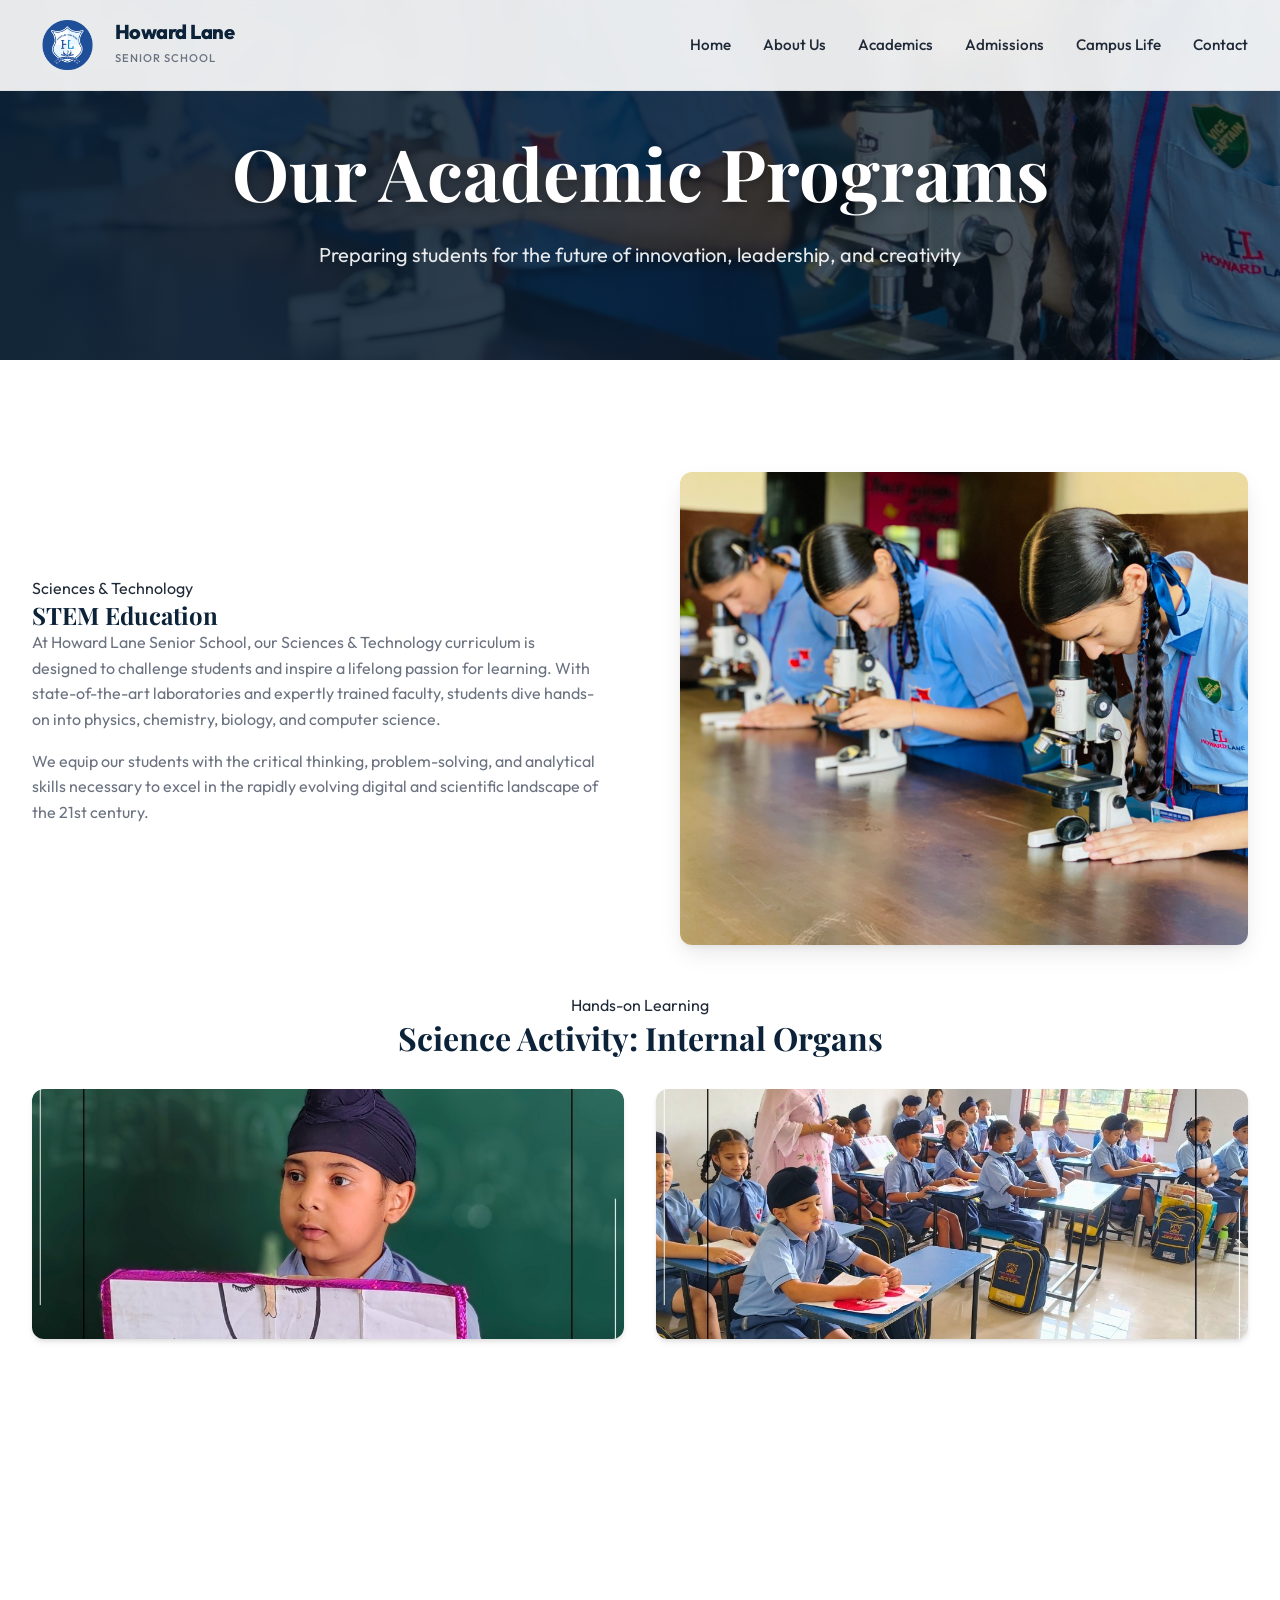
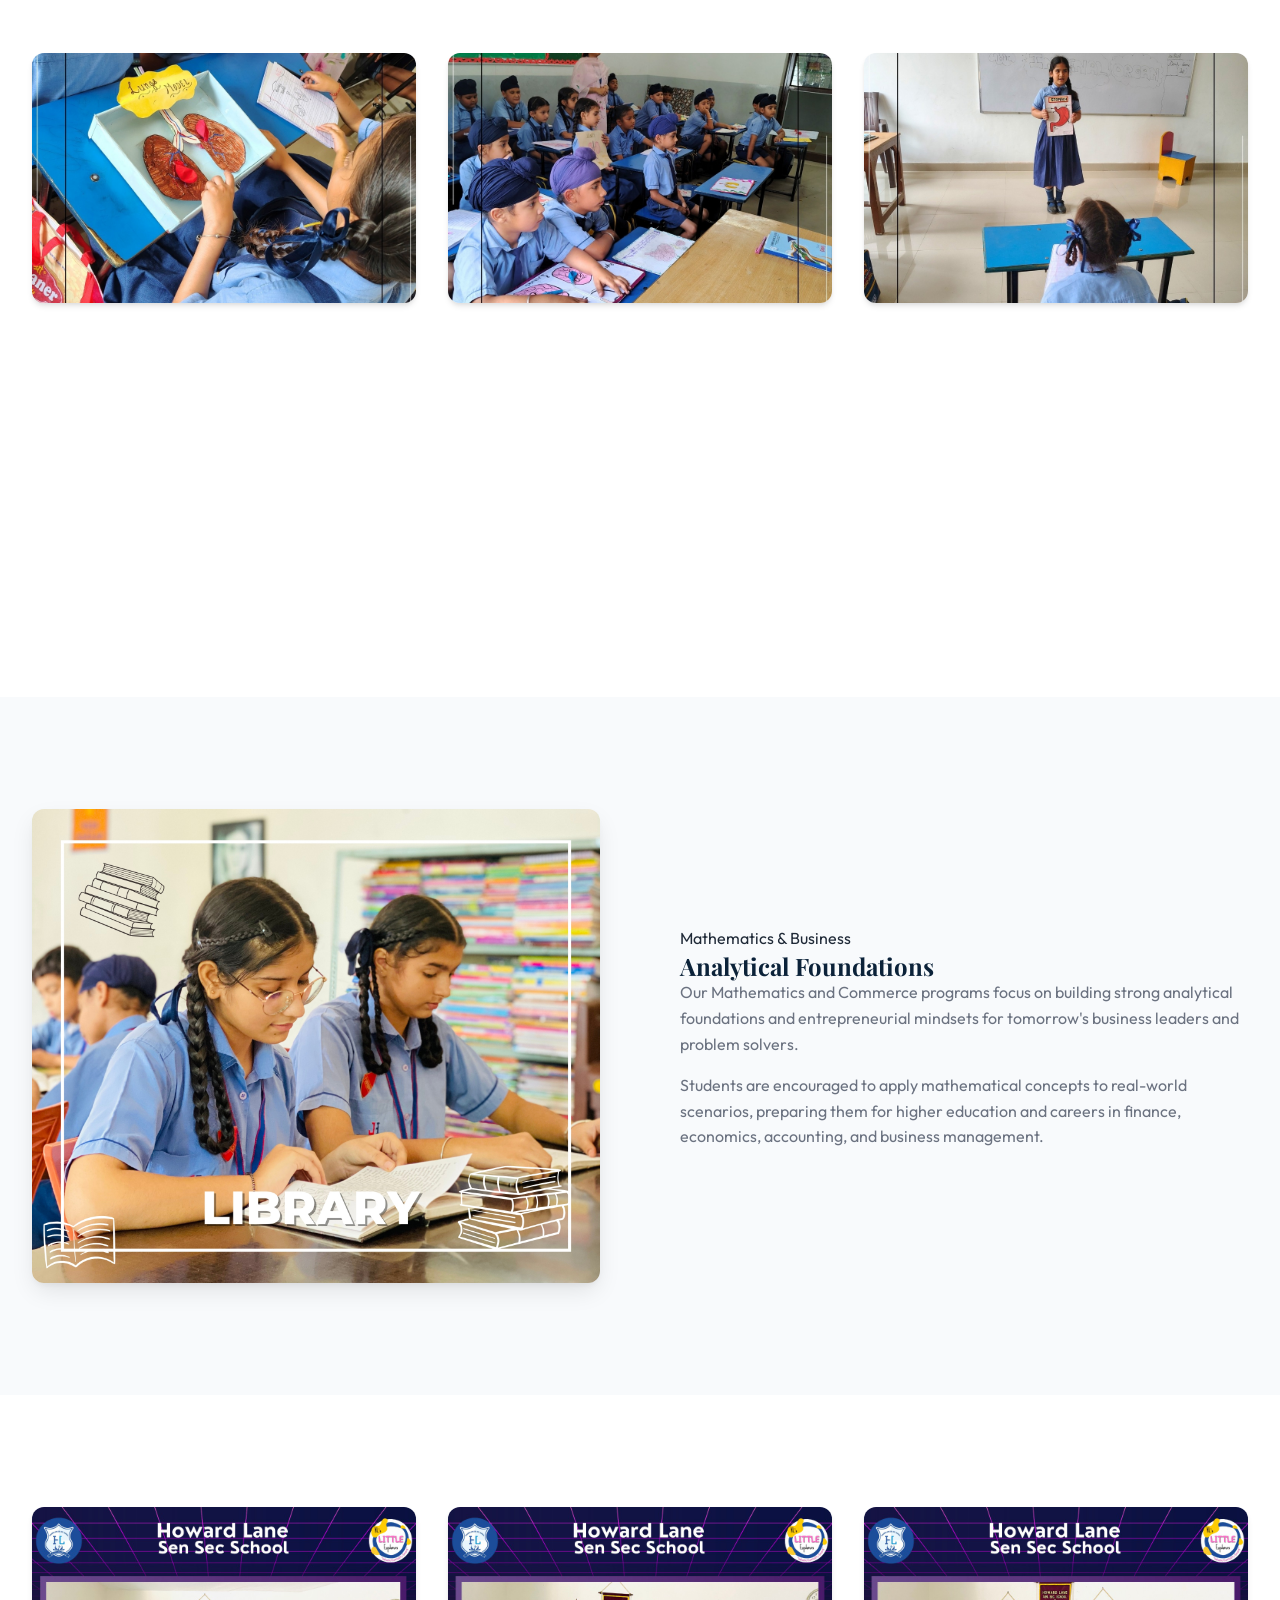
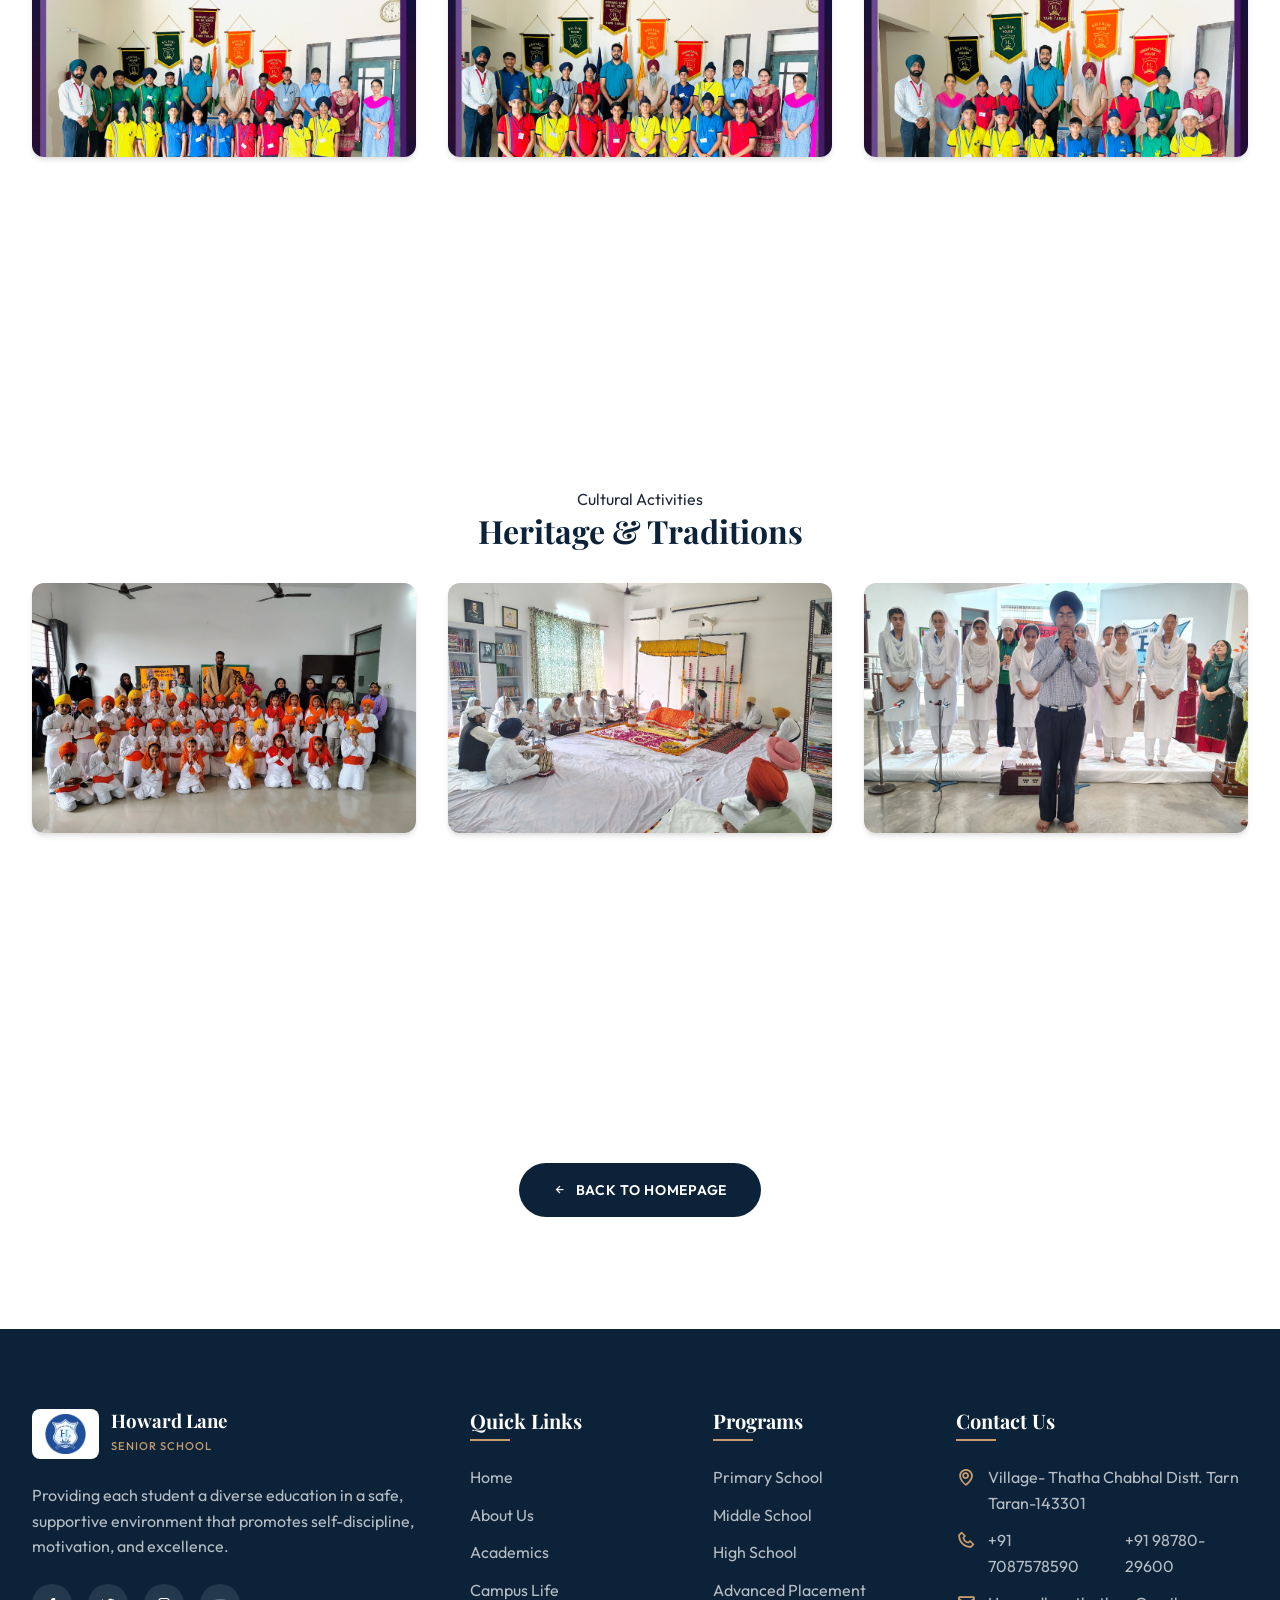
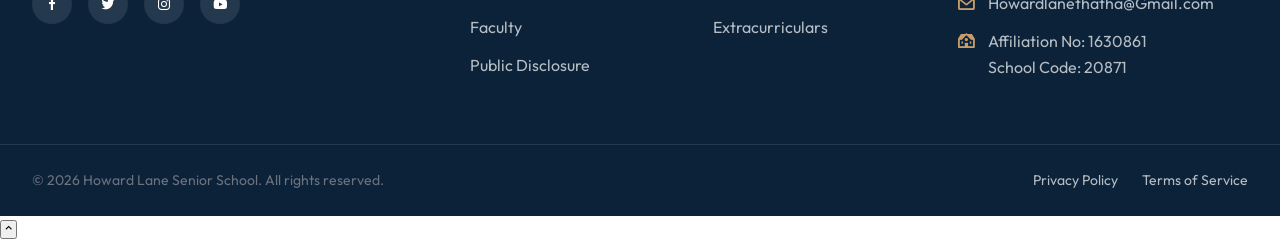
<file: programs.html>
<!DOCTYPE html>
<html lang="en">

<head>
    <meta charset="UTF-8">
    <meta name="viewport" content="width=device-width, initial-scale=1.0">
    <title>Academic Programs | Howard Lane Senior School</title>
    <meta name="description"
        content="Welcome to Howard Lane School, a place for diverse education in a safe, supportive environment that promotes self-discipline, motivation, and excellence.">

    <!-- Google Fonts -->
    <link rel="preconnect" href="https://fonts.googleapis.com">
    <link rel="preconnect" href="https://fonts.gstatic.com" crossorigin>
    <link
        href="https://fonts.googleapis.com/css2?family=Outfit:wght@300;400;500;600;700;800&family=Playfair+Display:ital,wght@0,400;0,600;0,700;1,400&display=swap"
        rel="stylesheet">

    <link rel="stylesheet" href="css/style.css">

    <!-- BoxIcons for icons -->
    <link href='https://unpkg.com/boxicons@2.1.4/css/boxicons.min.css' rel='stylesheet'>
</head>

<body class="inner-page">
    <!-- Scroll Progress Bar -->
    <div id="scroll-progress"></div>
    <!-- Navbar -->
    <header class="navbar" id="navbar">
        <div class="container nav-container">
            <a href="#" class="logo">
                <img src="assets/logo.png" alt="Howard Lane Logo" style="height: 50px; width: auto;">
                <div class="logo-text">
                    <h1>Howard Lane</h1>
                    <span>Senior School</span>
                </div>
            </a>

            <nav class="nav-menu" id="nav-menu">
                <ul class="nav-list">
                    <li><a href="#home" class="nav-link active">Home</a></li>
                    <li><a href="#about" class="nav-link">About Us</a></li>
                    <li><a href="#academics" class="nav-link">Academics</a></li>
                    <li><a href="#admissions" class="nav-link">Admissions</a></li>
                    <li><a href="#campus" class="nav-link">Campus Life</a></li>
                    <li><a href="#contact" class="nav-link btn-primary-outline">Contact</a></li>
                </ul>
            </nav>

            <div class="mobile-toggle" id="mobile-toggle">
                <i class='bx bx-menu'></i>
            </div>
        </div>
    </header> <!-- Page Header -->
    <section class="hero" style="min-height: 40vh; align-items: center; justify-content: center; text-align: center;">
        <div class="hero-bg">
            <img src="assets/academic1.jpg" alt="Academic Programs" style="filter: brightness(0.5);">
            <div class="overlay"></div>
        </div>
        <div class="container hero-content">
            <h1 class="hero-title fade-in-up">Our Academic Programs</h1>
            <p class="hero-subtitle fade-in-up delay-1">Preparing students for the future of innovation,
                leadership, and creativity</p>
        </div>
    </section>

    <!-- Sciences & Technology Section -->
    <section id="sciences" class="section">
        <div class="container">
            <div class="about-grid">
                <div class="about-content">
                    <span class="sub-title">Sciences & Technology</span>
                    <h2 class="title">STEM Education</h2>
                    <p class="description">At Howard Lane Senior School, our Sciences & Technology
                        curriculum is designed to challenge students and inspire a lifelong passion for
                        learning. With state-of-the-art laboratories and expertly trained faculty, students
                        dive hands-on into physics, chemistry, biology, and computer science.</p>
                    <p class="description">We equip our students with the critical thinking,
                        problem-solving, and analytical skills necessary to excel in the rapidly evolving
                        digital and scientific landscape of the 21st century.</p>
                </div>
                <div class="about-images">
                    <div class="img-wrapper main-img" style="box-shadow: var(--shadow-lg);">
                        <img src="assets/academic1.jpg" alt="Students using microscopes">
                    </div>
                </div>
            </div>
        </div>
        <div class="container text-center mx-auto" style="margin-top: 3rem; margin-bottom: 2rem;">
            <span class="sub-title">Hands-on Learning</span>
            <h3 class="title" style="font-size: 2rem;">Science Activity: Internal Organs</h3>
        </div>
        <div class="container">
            <div class="gallery-grid" style="grid-template-columns: repeat(2, 1fr); gap: 2rem;">
                <div class="img-wrapper" style="box-shadow: var(--shadow-md); border-radius: 12px; overflow: hidden;">
                    <img src="assets/science-activity-1.jpg" alt="Student showing lungs model"
                        style="width: 100%; height: 350px; object-fit: cover;">
                </div>
                <div class="img-wrapper" style="box-shadow: var(--shadow-md); border-radius: 12px; overflow: hidden;">
                    <img src="assets/science-activity-2.jpg" alt="Student presentation on stomach"
                        style="width: 100%; height: 350px; object-fit: cover;">
                </div>
            </div>

            <div class="gallery-grid mt-4" style="grid-template-columns: repeat(3, 1fr); gap: 2rem;">
                <div class="img-wrapper" style="box-shadow: var(--shadow-md); border-radius: 12px; overflow: hidden;">
                    <img src="assets/science-activity-3.jpg" alt="Class listening to teacher"
                        style="width: 100%; height: 250px; object-fit: cover;">
                </div>
                <div class="img-wrapper" style="box-shadow: var(--shadow-md); border-radius: 12px; overflow: hidden;">
                    <img src="assets/science-activity-4.jpg" alt="Students observing presentation"
                        style="width: 100%; height: 250px; object-fit: cover;">
                </div>
                <div class="img-wrapper" style="box-shadow: var(--shadow-md); border-radius: 12px; overflow: hidden;">
                    <img src="assets/science-activity-5.jpg" alt="Learning with 3D models"
                        style="width: 100%; height: 250px; object-fit: cover;">
                </div>
            </div>
        </div>
    </section>

    <!-- Mathematics & Business Section -->
    <section id="business" class="section bg-light">
        <div class="container">
            <div class="about-grid" style="direction: rtl;">
                <div class="about-content" style="direction: ltr;">
                    <span class="sub-title">Mathematics & Business</span>
                    <h2 class="title">Analytical Foundations</h2>
                    <p class="description">Our Mathematics and Commerce programs focus on building strong
                        analytical foundations and entrepreneurial mindsets for tomorrow's business leaders
                        and problem solvers.</p>
                    <p class="description">Students are encouraged to apply mathematical concepts to
                        real-world scenarios, preparing them for higher education and careers in finance,
                        economics, accounting, and business management.</p>
                </div>
                <div class="about-images" style="direction: ltr;">
                    <div class="img-wrapper main-img" style="box-shadow: var(--shadow-lg);">
                        <img src="assets/academic2.jpg" alt="Students reading in the library">
                    </div>
                </div>
            </div>
        </div>
    </section>

    <!-- Arts & Humanities Section -->
    <section id="arts" class="section">
        <div class="container pt-4">
            <div class="gallery-grid" style="grid-template-columns: repeat(3, 1fr); gap: 2rem;">
                <div class="img-wrapper" style="box-shadow: var(--shadow-md); border-radius: 12px; overflow: hidden;">
                    <img src="assets/tournament1.jpg" alt="Tournament Winners 1"
                        style="width: 100%; height: auto; aspect-ratio: 1/1; object-fit: cover;">
                </div>
                <div class="img-wrapper" style="box-shadow: var(--shadow-md); border-radius: 12px; overflow: hidden;">
                    <img src="assets/tournament2.jpg" alt="Tournament Winners 2"
                        style="width: 100%; height: auto; aspect-ratio: 1/1; object-fit: cover;">
                </div>
                <div class="img-wrapper" style="box-shadow: var(--shadow-md); border-radius: 12px; overflow: hidden;">
                    <img src="assets/tournament3.jpg" alt="Tournament Winners 3"
                        style="width: 100%; height: auto; aspect-ratio: 1/1; object-fit: cover;">
                </div>
            </div>

            <div class="container text-center mx-auto" style="margin-top: 3rem; margin-bottom: 2rem;">
                <span class="sub-title">Cultural Activities</span>
                <h3 class="title" style="font-size: 2rem;">Heritage & Traditions</h3>
            </div>

            <div class="gallery-grid mt-4" style="grid-template-columns: repeat(3, 1fr); gap: 2rem;">
                <div class="img-wrapper" style="box-shadow: var(--shadow-md); border-radius: 12px; overflow: hidden;">
                    <img src="assets/cultural-activity-1.jpg" alt="Students performing Kirtan"
                        style="width: 100%; height: 250px; object-fit: cover;">
                </div>
                <div class="img-wrapper" style="box-shadow: var(--shadow-md); border-radius: 12px; overflow: hidden;">
                    <img src="assets/cultural-activity-2.jpg" alt="Students in traditional dress"
                        style="width: 100%; height: 250px; object-fit: cover;">
                </div>
                <div class="img-wrapper" style="box-shadow: var(--shadow-md); border-radius: 12px; overflow: hidden;">
                    <img src="assets/cultural-activity-3.jpg" alt="Student leading prayer"
                        style="width: 100%; height: 250px; object-fit: cover;">
                </div>
            </div>

            <div style="text-align: center; margin-top: 3rem;">
                <a href="index.html#academics" class="btn btn-primary"><i class="bx bx-left-arrow-alt"></i>
                    Back to Homepage</a>
            </div>
        </div>
    </section>

    <footer id="contact" class="footer">
        <div class="container footer-grid">
            <div class="footer-col brand-col">
                <a href="#" class="logo footer-logo">
                    <img src="assets/logo.png" alt="Howard Lane Logo"
                        style="height: 50px; width: auto; background: white; padding: 5px; border-radius: 8px;">
                    <div class="logo-text">
                        <h3>Howard Lane</h3>
                        <span>Senior School</span>
                    </div>
                </a>
                <p>Providing each student a diverse education in a safe, supportive environment that
                    promotes
                    self-discipline, motivation, and excellence.</p>
                <div class="social-links">
                    <a href="https://www.facebook.com/howardlanethatha" target="_blank"><i
                            class='bx bxl-facebook'></i></a>
                    <a href="#"><i class='bx bxl-twitter'></i></a>
                    <a href="https://www.instagram.com/howard_lane_senior_school/?hl=en" target="_blank"><i
                            class='bx bxl-instagram'></i></a>
                    <a href="#"><i class='bx bxl-youtube'></i></a>
                </div>
            </div>

            <div class="footer-col">
                <h4>Quick Links</h4>
                <ul>
                    <li><a href="index.html#home">Home</a></li>
                    <li><a href="index.html#about">About Us</a></li>
                    <li><a href="index.html#academics" class="active">Academics</a></li>
                    <li><a href="index.html#campus">Campus Life</a></li>
                    <li><a href="faculty.html">Faculty</a></li>
                    <li><a href="public-disclosure.html">Public Disclosure</a></li>
                </ul>
            </div>

            <div class="footer-col">
                <h4>Programs</h4>
                <ul>
                    <li><a href="#">Primary School</a></li>
                    <li><a href="#">Middle School</a></li>
                    <li><a href="#">High School</a></li>
                    <li><a href="#">Advanced Placement</a></li>
                    <li><a href="#">Extracurriculars</a></li>
                </ul>
            </div>

            <div class="footer-col">
                <h4>Contact Us</h4>
                <ul class="contact-info">
                    <li><i class='bx bx-map'></i> Village- Thatha Chabhal Distt. Tarn Taran-143301</li>
                    <li><i class='bx bx-phone'></i> <a href="tel:+917087578590">+91 7087578590</a> <br> <a href="tel:+919878029600">+91 98780-29600</a></li>
                    <li><i class='bx bx-envelope'></i> <a href="mailto:Howardlanethatha@Gmail.com">Howardlanethatha@Gmail.com</a></li>
                    <li><i class='bx bxs-institution'></i> Affiliation No: 1630861 <br> School Code: 20871
                    </li>
                </ul>
            </div>
        </div>

        <div class="footer-bottom container">
            <p>&copy; 2026 Howard Lane Senior School. All rights reserved.</p>
            <div class="footer-bottom-links">
                <a href="#">Privacy Policy</a>
                <a href="#">Terms of Service</a>
            </div>
        </div>
    </footer>

    <!-- Back to Top -->
    <button id="back-to-top" title="Back to top" aria-label="Scroll back to top">
        <i class='bx bx-chevron-up'></i>
    </button>

    <script src="js/script.js"></script>
</body>

</html>
</file>
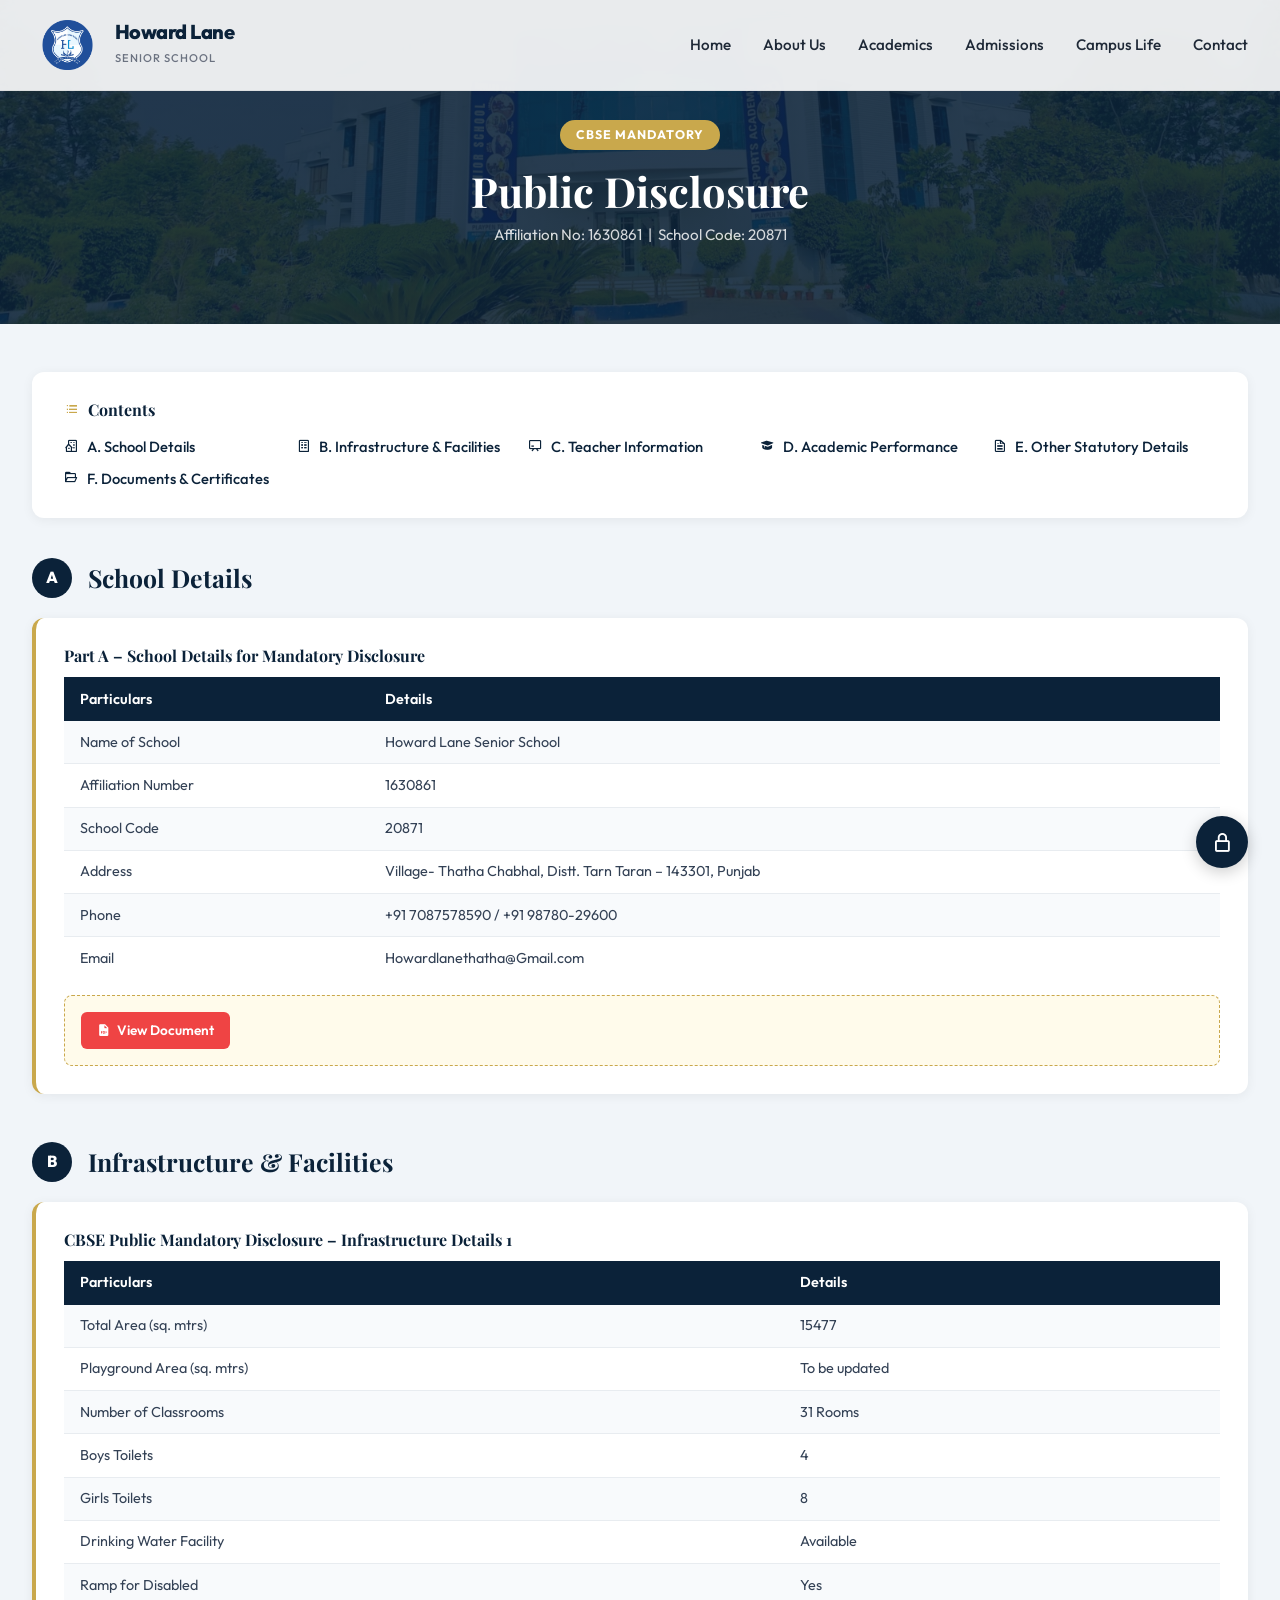
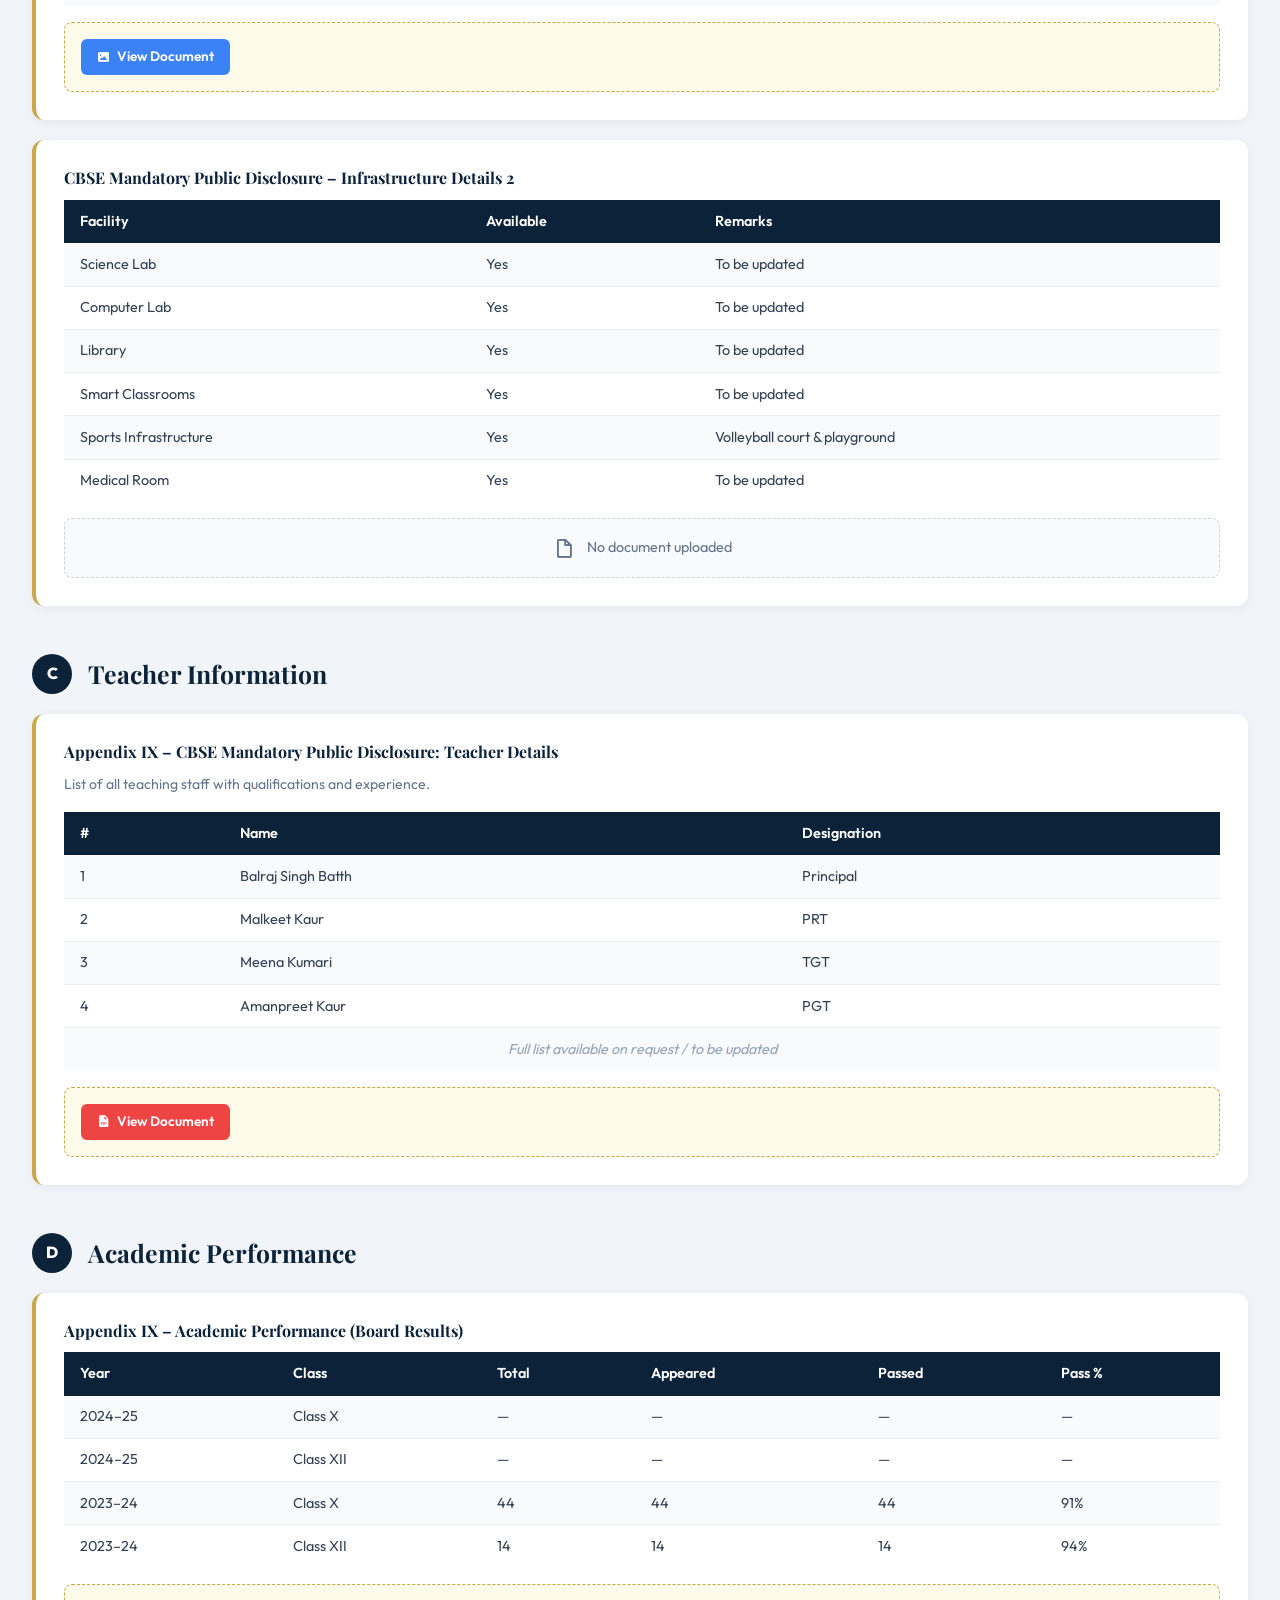
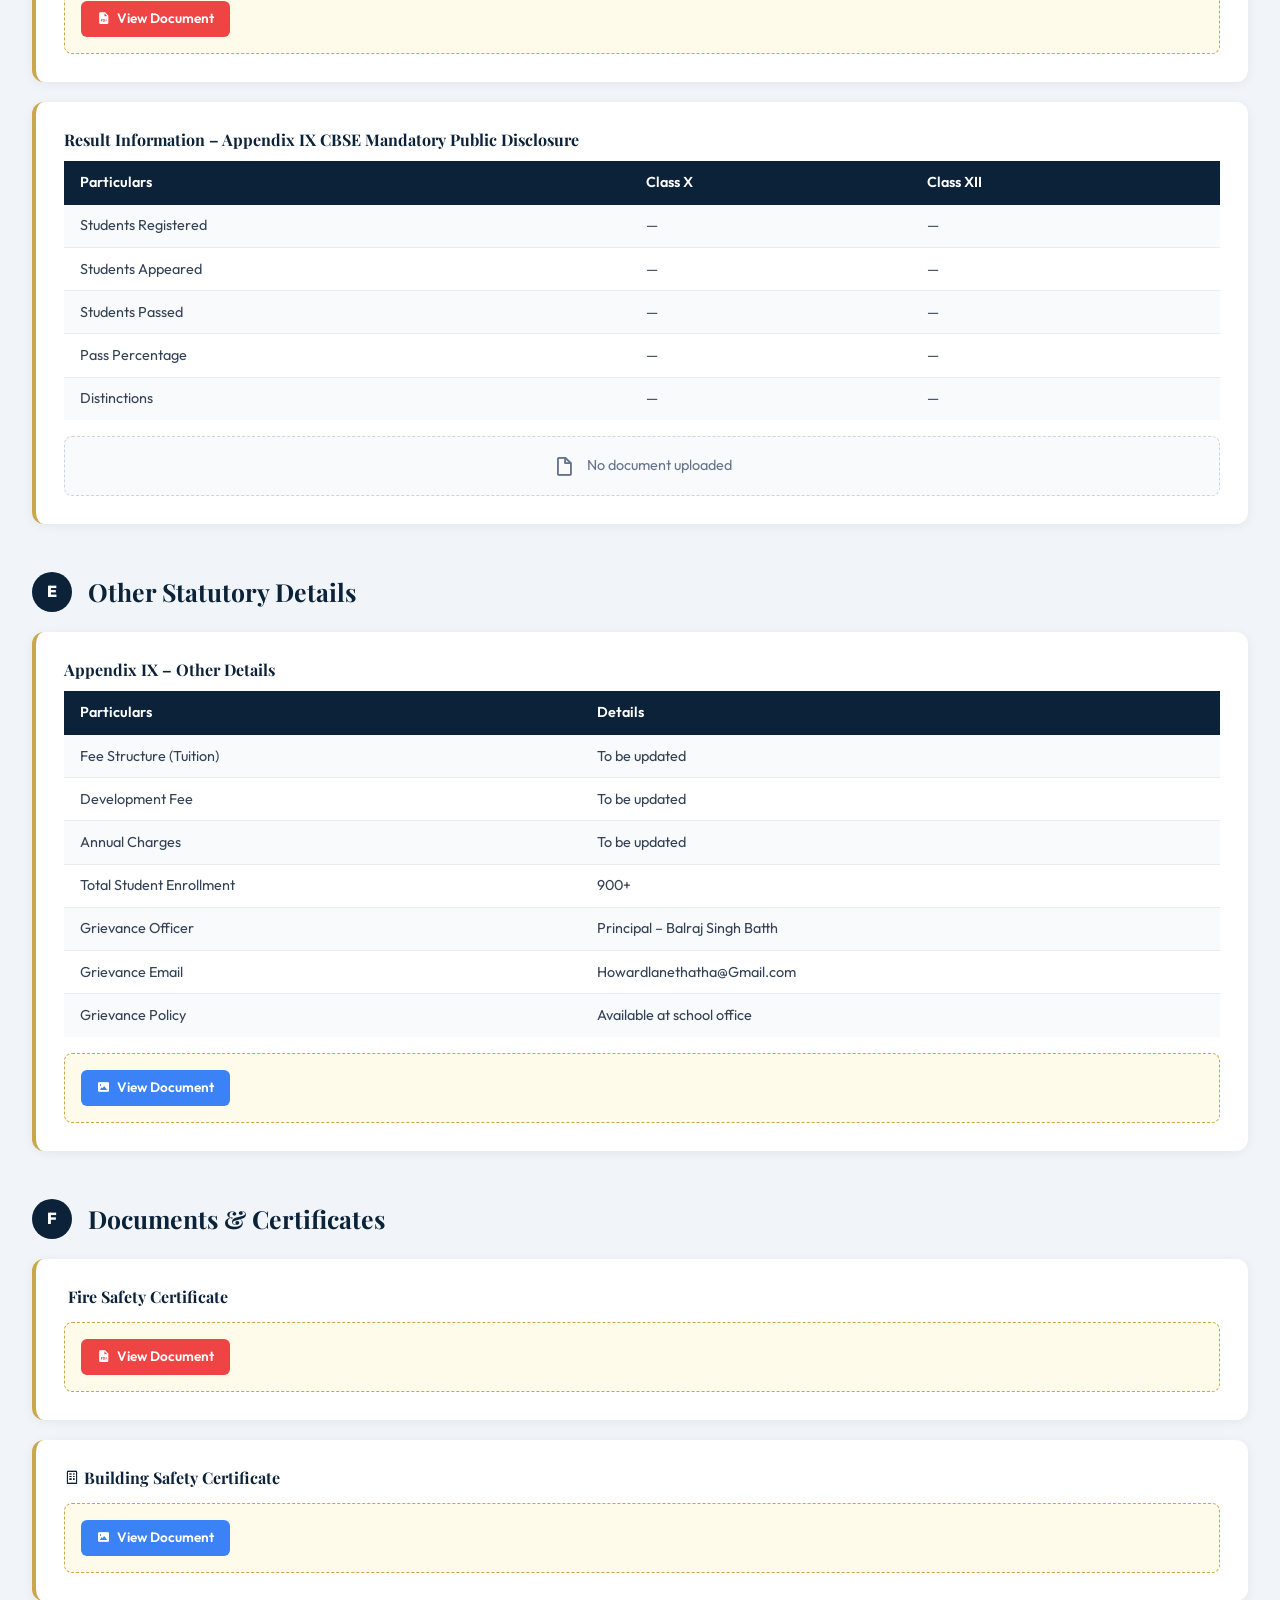
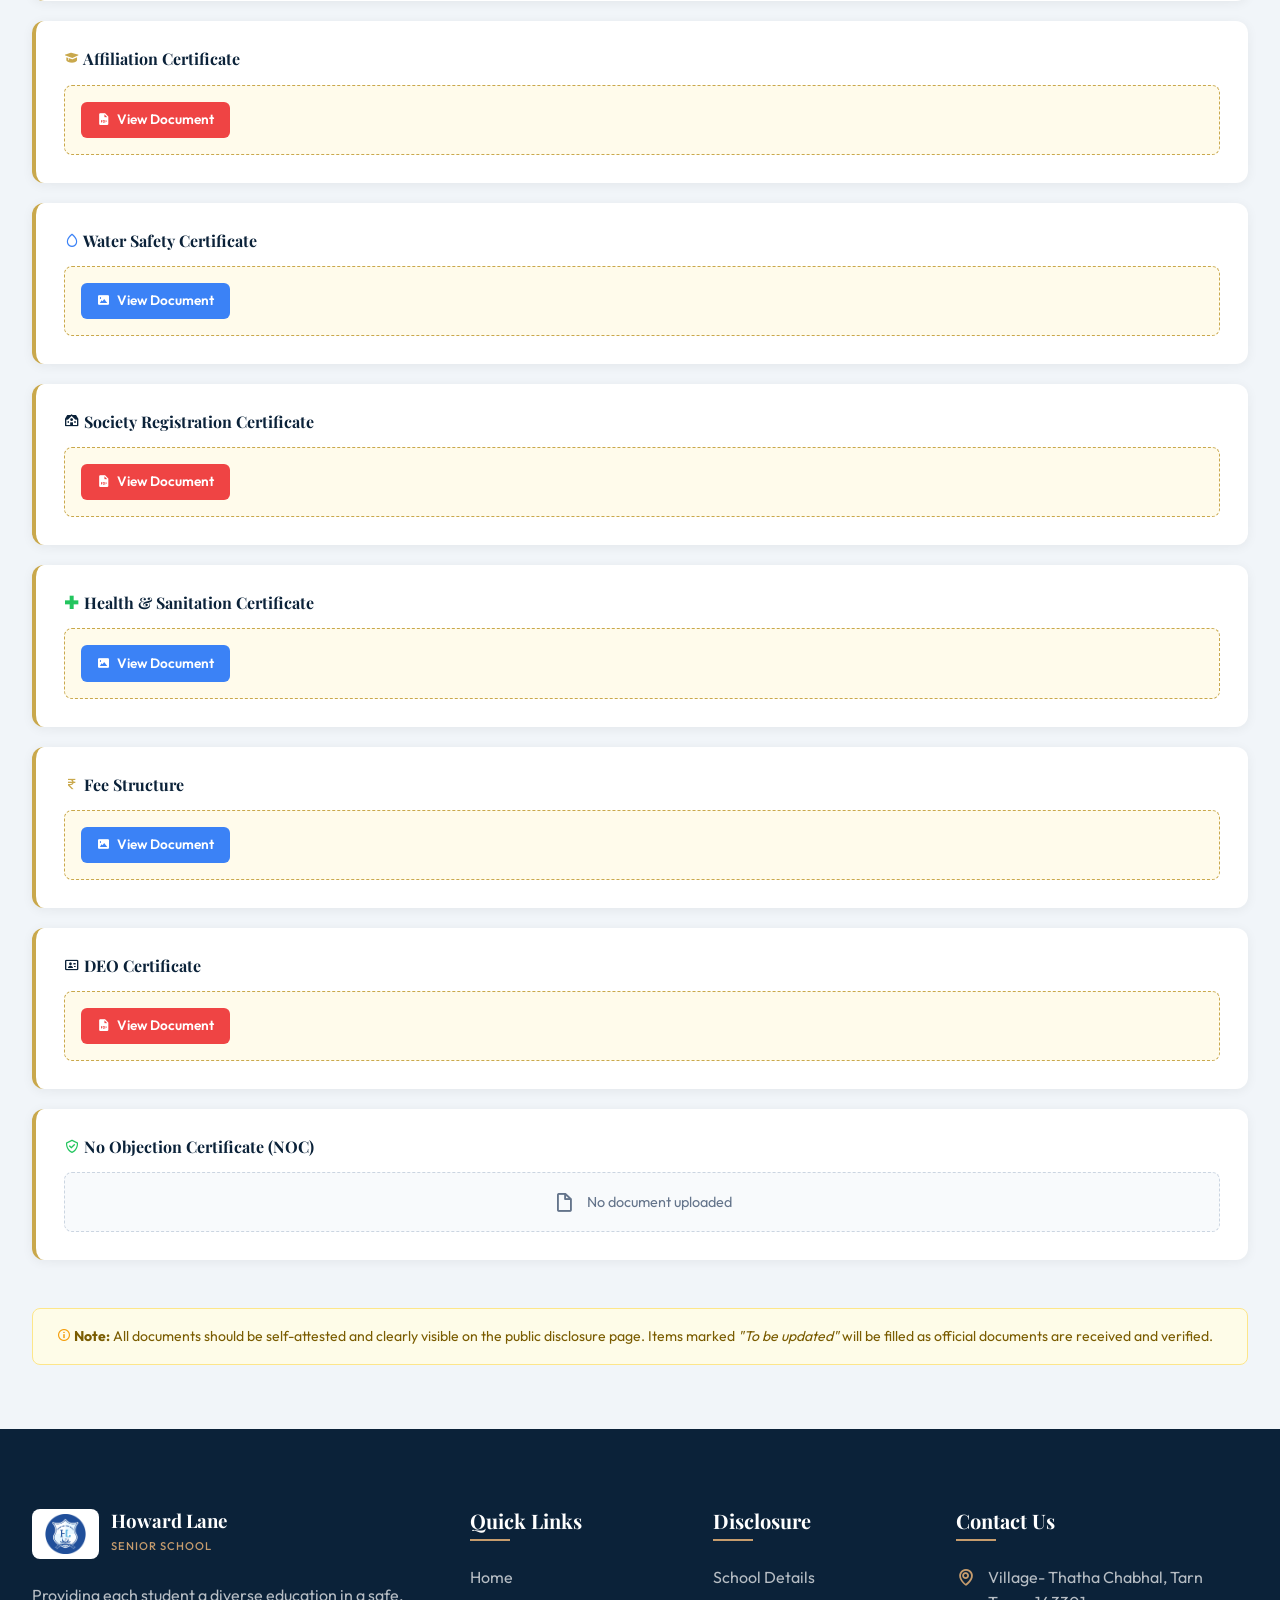
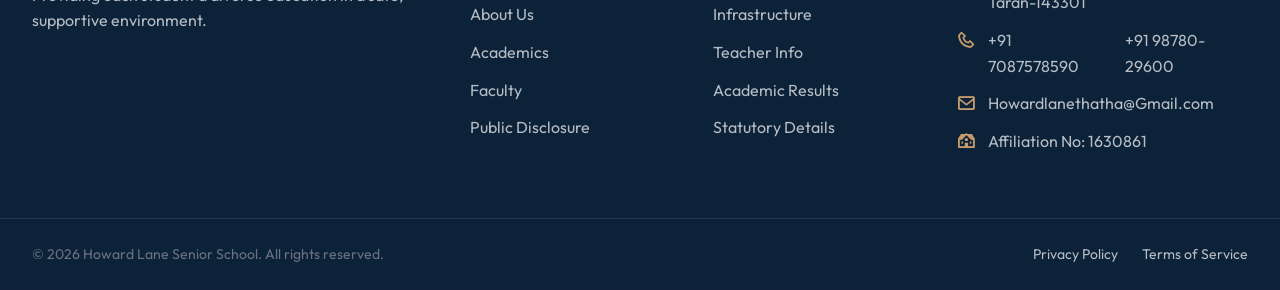
<file: public-disclosure.html>
<!DOCTYPE html>
<html lang="en">

<head>
    <meta charset="UTF-8">
    <meta name="viewport" content="width=device-width, initial-scale=1.0">
    <title>Public Disclosure | Howard Lane Senior School</title>
    <meta name="description" content="CBSE Mandatory Public Disclosure – Howard Lane Senior School">
    <link rel="preconnect" href="https://fonts.googleapis.com">
    <link rel="preconnect" href="https://fonts.gstatic.com" crossorigin>
    <link
        href="https://fonts.googleapis.com/css2?family=Outfit:wght@300;400;500;600;700;800&family=Playfair+Display:ital,wght@0,400;0,600;0,700;1,400&display=swap"
        rel="stylesheet">
    <link rel="stylesheet" href="css/style.css">
    <link href='https://unpkg.com/boxicons@2.1.4/css/boxicons.min.css' rel='stylesheet'>

    <style>
        :root {
            --gold: #c9a84c;
            --blue: #0b2239;
        }

        /* ──── Page Layout ──── */
        .pd-hero {
            background: linear-gradient(rgba(11, 34, 57, 0.88), rgba(11, 34, 57, 0.88)), url('assets/school.jpg') center/cover;
            padding: 120px 0 60px;
            text-align: center;
            color: white;
        }

        .pd-hero .badge-tag {
            display: inline-block;
            background: var(--gold);
            color: white;
            padding: 0.3rem 1rem;
            border-radius: 30px;
            font-size: 0.78rem;
            font-weight: 700;
            letter-spacing: 1px;
            text-transform: uppercase;
            margin-bottom: 1rem;
        }

        .pd-hero h1 {
            color: white;
            font-size: 2.6rem;
            margin-bottom: 0.5rem;
        }

        .pd-hero p {
            color: rgba(255, 255, 255, 0.82);
            font-size: 0.95rem;
        }

        .pd-main {
            padding: 3rem 0 4rem;
            background: #f1f5f9;
        }

        /* ──── TOC ──── */
        .toc-box {
            background: white;
            border-radius: 12px;
            box-shadow: 0 2px 12px rgba(0, 0, 0, 0.06);
            padding: 1.75rem 2rem;
            margin-bottom: 2.5rem;
        }

        .toc-box h3 {
            font-size: 1rem;
            color: var(--blue);
            margin-bottom: 1rem;
            font-weight: 700;
        }

        .toc-list {
            display: grid;
            grid-template-columns: repeat(auto-fill, minmax(220px, 1fr));
            gap: 0.5rem;
            list-style: none;
            padding: 0;
            margin: 0;
        }

        .toc-list a {
            display: flex;
            align-items: center;
            gap: 0.5rem;
            color: var(--blue);
            font-weight: 500;
            font-size: 0.92rem;
        }

        .toc-list a:hover {
            color: var(--gold);
        }

        /* ──── Disclosure Section ──── */
        .ds {
            margin-bottom: 3rem;
        }

        .ds-header {
            display: flex;
            align-items: center;
            gap: 1rem;
            margin-bottom: 1.25rem;
        }

        .ds-letter {
            width: 40px;
            height: 40px;
            background: var(--blue);
            color: white;
            border-radius: 50%;
            display: flex;
            align-items: center;
            justify-content: center;
            font-weight: 800;
            font-size: 1rem;
            flex-shrink: 0;
        }

        .ds-header h2 {
            font-size: 1.55rem;
            color: var(--blue);
            margin: 0;
        }

        /* ──── Disclosure Card ──── */
        .dc {
            background: white;
            border-radius: 12px;
            box-shadow: 0 2px 12px rgba(0, 0, 0, 0.06);
            border-left: 4px solid var(--gold);
            padding: 1.75rem;
            margin-bottom: 1.25rem;
        }

        .dc h3 {
            font-size: 1rem;
            color: var(--blue);
            font-weight: 700;
            margin-bottom: 0.75rem;
        }

        /* ──── Table ──── */
        .dt {
            width: 100%;
            border-collapse: collapse;
            font-size: 0.9rem;
            margin-top: 0.5rem;
        }

        .dt th {
            background: var(--blue);
            color: white;
            padding: 0.65rem 1rem;
            text-align: left;
            font-weight: 600;
        }

        .dt td {
            padding: 0.6rem 1rem;
            border-bottom: 1px solid #e8ecf0;
            color: #334155;
        }

        .dt tr:last-child td {
            border-bottom: none;
        }

        .dt tr:nth-child(even) td {
            background: #f8fafc;
        }

        /* ──── Doc view area ──── */
        .doc-viewer {
            margin-top: 1rem;
            border: 1px dashed #cbd5e1;
            border-radius: 8px;
            min-height: 60px;
            display: flex;
            align-items: center;
            justify-content: center;
            padding: 1rem;
            background: #f8fafc;
            font-size: 0.9rem;
            color: #64748b;
            gap: 0.75rem;
            flex-wrap: wrap;
        }

        .doc-viewer.has-file {
            border-color: var(--gold);
            background: #fffbeb;
            color: var(--blue);
            justify-content: flex-start;
        }

        .view-doc-btn {
            display: inline-flex;
            align-items: center;
            gap: 0.4rem;
            background: var(--blue);
            color: white;
            padding: 0.45rem 1rem;
            border-radius: 6px;
            font-size: 0.85rem;
            font-weight: 600;
            text-decoration: none;
            transition: background 0.2s;
        }

        .view-doc-btn:hover {
            background: var(--gold);
            color: white;
        }

        /* ──── Note ──── */
        .note-box {
            background: #fefce8;
            border: 1px solid #fde68a;
            border-radius: 8px;
            padding: 1rem 1.5rem;
            font-size: 0.88rem;
            color: #7a5c00;
            margin-top: 2rem;
        }

        /* ══════════════════════════════════
           ADMIN MODE STYLES
        ══════════════════════════════════ */

        /* Floating admin widget */
        #admin-fab {
            position: fixed;
            bottom: 2rem;
            right: 2rem;
            z-index: 999;
            display: flex;
            flex-direction: column;
            align-items: flex-end;
            gap: 0.75rem;
        }

        #admin-toggle-btn {
            width: 52px;
            height: 52px;
            background: var(--blue);
            color: white;
            border: none;
            border-radius: 50%;
            font-size: 1.4rem;
            box-shadow: 0 4px 16px rgba(0, 0, 0, 0.2);
            cursor: pointer;
            display: flex;
            align-items: center;
            justify-content: center;
            transition: background 0.2s;
        }

        #admin-toggle-btn:hover {
            background: var(--gold);
        }

        #admin-toggle-btn.admin-active {
            background: #ef4444;
        }

        .admin-bar {
            display: none;
            background: #0f172a;
            color: white;
            padding: 0.65rem 1.25rem;
            font-size: 0.85rem;
            font-weight: 600;
            align-items: center;
            gap: 1rem;
            border-radius: 8px;
            box-shadow: 0 4px 16px rgba(0, 0, 0, 0.25);
        }

        .admin-bar.visible {
            display: flex;
        }

        .admin-bar i {
            color: var(--gold);
        }

        #logout-btn {
            background: #ef4444;
            color: white;
            border: none;
            padding: 0.3rem 0.85rem;
            border-radius: 6px;
            font-size: 0.8rem;
            font-weight: 700;
            cursor: pointer;
        }

        /* Upload controls (shown in admin mode) */
        .admin-upload-area {
            display: none;
            margin-top: 1rem;
            padding-top: 1rem;
            border-top: 1px dashed #94a3b8;
        }

        body.admin-mode .admin-upload-area {
            display: block;
        }

        .upload-label {
            display: inline-flex;
            align-items: center;
            gap: 0.5rem;
            background: var(--blue);
            color: white;
            padding: 0.5rem 1.1rem;
            border-radius: 8px;
            font-size: 0.85rem;
            font-weight: 600;
            cursor: pointer;
            transition: background 0.2s;
        }

        .upload-label:hover {
            background: var(--gold);
        }

        .upload-input {
            display: none;
        }

        .clear-doc-btn {
            background: #ef4444;
            color: white;
            border: none;
            padding: 0.45rem 0.9rem;
            border-radius: 6px;
            font-size: 0.82rem;
            font-weight: 600;
            cursor: pointer;
            display: none;
        }

        .edit-text-area {
            width: 100%;
            min-height: 80px;
            padding: 0.6rem 0.8rem;
            border: 1px solid #94a3b8;
            border-radius: 6px;
            font-family: var(--font-body);
            font-size: 0.9rem;
            resize: vertical;
            margin-top: 0.5rem;
            display: none;
        }

        body.admin-mode .edit-text-area {
            display: block;
        }

        body.admin-mode .edit-text-area+.public-note-text {
            display: none;
        }

        /* in admin mode show blue border on cards */
        body.admin-mode .dc {
            border-left-color: #3b82f6;
            outline: 1px dashed #93c5fd;
        }

        .admin-section-label {
            display: none;
            font-size: 0.75rem;
            font-weight: 700;
            color: #3b82f6;
            text-transform: uppercase;
            letter-spacing: 0.5px;
            margin-bottom: 0.25rem;
        }

        body.admin-mode .admin-section-label {
            display: block;
        }

        /* Login Modal */
        #login-modal {
            display: none;
            position: fixed;
            inset: 0;
            background: rgba(0, 0, 0, 0.65);
            z-index: 9999;
            align-items: center;
            justify-content: center;
        }

        #login-modal.open {
            display: flex;
        }

        .modal-box {
            background: white;
            border-radius: 16px;
            padding: 2.5rem;
            width: 100%;
            max-width: 380px;
            box-shadow: 0 20px 60px rgba(0, 0, 0, 0.25);
            text-align: center;
        }

        .modal-box h2 {
            font-size: 1.4rem;
            color: var(--blue);
            margin-bottom: 0.4rem;
        }

        .modal-box p {
            color: #64748b;
            font-size: 0.9rem;
            margin-bottom: 1.5rem;
        }

        .modal-input {
            width: 100%;
            padding: 0.7rem 1rem;
            border: 1px solid #cbd5e1;
            border-radius: 8px;
            font-size: 0.95rem;
            margin-bottom: 0.9rem;
            font-family: var(--font-body);
            box-sizing: border-box;
        }

        .modal-login-btn {
            width: 100%;
            padding: 0.75rem;
            background: var(--blue);
            color: white;
            border: none;
            border-radius: 8px;
            font-size: 1rem;
            font-weight: 700;
            cursor: pointer;
            transition: background 0.2s;
        }

        .modal-login-btn:hover {
            background: var(--gold);
        }

        .modal-error {
            color: #ef4444;
            font-size: 0.85rem;
            margin-top: 0.5rem;
            display: none;
        }

        .modal-close {
            position: absolute;
            top: 1rem;
            right: 1rem;
            background: none;
            border: none;
            font-size: 1.5rem;
            cursor: pointer;
            color: #64748b;
        }
    </style>
</head>

<body>
    <!-- Navbar -->
    <header class="navbar" id="navbar">
        <div class="container nav-container">
            <a href="index.html" class="logo">
                <img src="assets/logo.png" alt="Howard Lane Logo" style="height:50px;width:auto;">
                <div class="logo-text">
                    <h1>Howard Lane</h1><span>Senior School</span>
                </div>
            </a>
            <nav class="nav-menu" id="nav-menu">
                <ul class="nav-list">
                    <li><a href="index.html#home" class="nav-link">Home</a></li>
                    <li><a href="index.html#about" class="nav-link">About Us</a></li>
                    <li><a href="index.html#academics" class="nav-link">Academics</a></li>
                    <li><a href="index.html#admissions" class="nav-link">Admissions</a></li>
                    <li><a href="index.html#campus" class="nav-link">Campus Life</a></li>
                    <li><a href="index.html#contact" class="nav-link btn-primary-outline">Contact</a></li>
                </ul>
            </nav>
            <div class="mobile-toggle" id="mobile-toggle"><i class='bx bx-menu'></i></div>
        </div>
    </header>

    <!-- Hero -->
    <section class="pd-hero">
        <div class="container">
            <span class="badge-tag">CBSE Mandatory</span>
            <h1>Public Disclosure</h1>
            <p>Affiliation No: 1630861 &nbsp;|&nbsp; School Code: 20871</p>
        </div>
    </section>

    <!-- Main -->
    <div class="pd-main">
        <div class="container">

            <!-- TOC -->
            <div class="toc-box">
                <h3><i class='bx bx-list-ul' style="color:var(--gold);"></i> &nbsp;Contents</h3>
                <ul class="toc-list">
                    <li><a href="#school-details"><i class='bx bx-building-house'></i> A. School Details</a></li>
                    <li><a href="#infrastructure"><i class='bx bx-building'></i> B. Infrastructure & Facilities</a></li>
                    <li><a href="#teachers"><i class='bx bx-chalkboard'></i> C. Teacher Information</a></li>
                    <li><a href="#academics"><i class='bx bxs-graduation'></i> D. Academic Performance</a></li>
                    <li><a href="#statutory"><i class='bx bx-file'></i> E. Other Statutory Details</a></li>
                    <li><a href="#certificates"><i class='bx bx-folder-open'></i> F. Documents &amp; Certificates</a></li>
                </ul>
            </div>

            <!-- ─── A. School Details ─── -->
            <div class="ds" id="school-details">
                <div class="ds-header">
                    <div class="ds-letter">A</div>
                    <h2>School Details</h2>
                </div>
                <div class="dc" data-section="school-details-main">
                    <div class="admin-section-label">Editable Section – School Details</div>
                    <h3>Part A – School Details for Mandatory Disclosure</h3>
                    <table class="dt">
                        <tr>
                            <th>Particulars</th>
                            <th>Details</th>
                        </tr>
                        <tr>
                            <td>Name of School</td>
                            <td>Howard Lane Senior School</td>
                        </tr>
                        <tr>
                            <td>Affiliation Number</td>
                            <td>1630861</td>
                        </tr>
                        <tr>
                            <td>School Code</td>
                            <td>20871</td>
                        </tr>
                        <tr>
                            <td>Address</td>
                            <td>Village- Thatha Chabhal, Distt. Tarn Taran – 143301, Punjab</td>
                        </tr>
                        <tr>
                            <td>Phone</td>
                            <td>+91 7087578590 / +91 98780-29600</td>
                        </tr>
                        <tr>
                            <td>Email</td>
                            <td>Howardlanethatha@Gmail.com</td>
                        </tr>
                    </table>
                    <!-- Document area -->
                    <div class="doc-viewer has-file" id="viewer-school-details-main">
                        <a href="docs/AFFILIATION__UPGRADATION_LETTER_AND_RECENT_EXTENSION_OF_AFFILIATION,_IF_ANY.pdf" target="_blank" class="view-doc-btn" style="background:#ef4444"><i class="bx bxs-file-pdf"></i> View Document</a>
                    </div>
                    <!-- Admin upload -->
                    <div class="admin-upload-area">
                        <span
                            style="font-size:0.82rem;font-weight:600;color:#475569;display:block;margin-bottom:0.5rem;"><i
                                class='bx bx-upload'></i> Upload Document (PDF / Word / Image)</span>
                        <label class="upload-label">
                            <i class='bx bx-upload'></i> Choose File
                            <input type="file" class="upload-input" multiple accept=".pdf,.doc,.docx,.jpg,.jpeg,.png"
                                data-target="school-details-main">
                        </label>
                        <button class="clear-doc-btn" id="clear-school-details-main" data-target="school-details-main">✕
                            Remove</button>
                    </div>
                </div>
            </div>

            <!-- ─── B. Infrastructure ─── -->
            <div class="ds" id="infrastructure">
                <div class="ds-header">
                    <div class="ds-letter">B</div>
                    <h2>Infrastructure & Facilities</h2>
                </div>

                <div class="dc" data-section="infra-1">
                    <div class="admin-section-label">Editable Section – Infrastructure Details 1</div>
                    <h3>CBSE Public Mandatory Disclosure – Infrastructure Details 1</h3>
                    <table class="dt">
                        <tr>
                            <th>Particulars</th>
                            <th>Details</th>
                        </tr>
                        <tr>
                            <td>Total Area (sq. mtrs)</td>
                            <td id="td-infra-area">15477</td>
                        </tr>
                        <tr>
                            <td>Playground Area (sq. mtrs)</td>
                            <td id="td-infra-pg">To be updated</td>
                        </tr>
                        <tr>
                            <td>Number of Classrooms</td>
                            <td id="td-infra-class">31 Rooms</td>
                        </tr>
                        <tr>
                            <td>Boys Toilets</td>
                            <td id="td-infra-bt">4</td>
                        </tr>
                        <tr>
                            <td>Girls Toilets</td>
                            <td id="td-infra-gt">8</td>
                        </tr>
                        <tr>
                            <td>Drinking Water Facility</td>
                            <td>Available</td>
                        </tr>
                        <tr>
                            <td>Ramp for Disabled</td>
                            <td id="td-infra-ramp">Yes</td>
                        </tr>
                    </table>
                    <div class="doc-viewer has-file" id="viewer-infra-1">
                        <a href="docs/BUILDING_SAFETY_CERTIFICATE_AS_PER_THE_NATIONAL_BUILDING_CODE.jpg" target="_blank" class="view-doc-btn" style="background:#3b82f6"><i class="bx bxs-image"></i> View Document</a>
                    </div>
                    <div class="admin-upload-area">
                        <span
                            style="font-size:0.82rem;font-weight:600;color:#475569;display:block;margin-bottom:0.5rem;"><i
                                class='bx bx-upload'></i> Upload Document</span>
                        <label class="upload-label">
                            <i class='bx bx-upload'></i> Choose File
                            <input type="file" class="upload-input" multiple accept=".pdf,.doc,.docx,.jpg,.jpeg,.png"
                                data-target="infra-1">
                        </label>
                        <button class="clear-doc-btn" id="clear-infra-1" data-target="infra-1">✕ Remove</button>
                    </div>
                </div>

                <div class="dc" data-section="infra-2">
                    <div class="admin-section-label">Editable Section – Infrastructure Details 2</div>
                    <h3>CBSE Mandatory Public Disclosure – Infrastructure Details 2</h3>
                    <table class="dt">
                        <tr>
                            <th>Facility</th>
                            <th>Available</th>
                            <th>Remarks</th>
                        </tr>
                        <tr>
                            <td>Science Lab</td>
                            <td>Yes</td>
                            <td>To be updated</td>
                        </tr>
                        <tr>
                            <td>Computer Lab</td>
                            <td>Yes</td>
                            <td>To be updated</td>
                        </tr>
                        <tr>
                            <td>Library</td>
                            <td>Yes</td>
                            <td>To be updated</td>
                        </tr>
                        <tr>
                            <td>Smart Classrooms</td>
                            <td>Yes</td>
                            <td>To be updated</td>
                        </tr>
                        <tr>
                            <td>Sports Infrastructure</td>
                            <td>Yes</td>
                            <td>Volleyball court & playground</td>
                        </tr>
                        <tr>
                            <td>Medical Room</td>
                            <td>Yes</td>
                            <td>To be updated</td>
                        </tr>
                    </table>
                    <div class="doc-viewer" id="viewer-infra-2">
                        <i class='bx bx-file-blank' style="font-size:1.4rem;"></i> No document uploaded
                    </div>
                    <div class="admin-upload-area">
                        <span
                            style="font-size:0.82rem;font-weight:600;color:#475569;display:block;margin-bottom:0.5rem;"><i
                                class='bx bx-upload'></i> Upload Document</span>
                        <label class="upload-label">
                            <i class='bx bx-upload'></i> Choose File
                            <input type="file" class="upload-input" multiple accept=".pdf,.doc,.docx,.jpg,.jpeg,.png"
                                data-target="infra-2">
                        </label>
                        <button class="clear-doc-btn" id="clear-infra-2" data-target="infra-2">✕ Remove</button>
                    </div>
                </div>
            </div>

            <!-- ─── C. Teacher Info ─── -->
            <div class="ds" id="teachers">
                <div class="ds-header">
                    <div class="ds-letter">C</div>
                    <h2>Teacher Information</h2>
                </div>
                <div class="dc" data-section="teachers-main">
                    <div class="admin-section-label">Editable Section – Teacher Details</div>
                    <h3>Appendix IX – CBSE Mandatory Public Disclosure: Teacher Details</h3>
                    <p style="color:#64748b;font-size:0.88rem;">List of all teaching staff with qualifications and
                        experience.</p>
                    <table class="dt">
                        <tr>
                            <th>#</th>
                            <th>Name</th>
                            <th>Designation</th>
                        </tr>
                        <tr>
                            <td>1</td>
                            <td>Balraj Singh Batth</td>
                            <td>Principal</td>
                        </tr>
                        <tr>
                            <td>2</td>
                            <td>Malkeet Kaur</td>
                            <td>PRT</td>
                        </tr>
                        <tr>
                            <td>3</td>
                            <td>Meena Kumari</td>
                            <td>TGT</td>
                        </tr>
                        <tr>
                            <td>4</td>
                            <td>Amanpreet Kaur</td>
                            <td>PGT</td>
                        </tr>
                        <tr>
                            <td colspan="3" style="text-align:center;color:#94a3b8;font-style:italic;">Full list
                                available on request / to be updated</td>
                        </tr>
                    </table>
                    <div class="doc-viewer has-file" id="viewer-teachers-main">
                        <a href="docs/Techer's_List_Updated.pdf" target="_blank" class="view-doc-btn" style="background:#ef4444"><i class="bx bxs-file-pdf"></i> View Document</a>
                    </div>
                    <div class="admin-upload-area">
                        <span
                            style="font-size:0.82rem;font-weight:600;color:#475569;display:block;margin-bottom:0.5rem;"><i
                                class='bx bx-upload'></i> Upload Staff Document (PDF / Word)</span>
                        <label class="upload-label">
                            <i class='bx bx-upload'></i> Choose File
                            <input type="file" class="upload-input" multiple accept=".pdf,.doc,.docx,.jpg,.jpeg,.png"
                                data-target="teachers-main">
                        </label>
                        <button class="clear-doc-btn" id="clear-teachers-main" data-target="teachers-main">✕
                            Remove</button>
                    </div>
                </div>
            </div>

            <!-- ─── D. Academic Performance ─── -->
            <div class="ds" id="academics">
                <div class="ds-header">
                    <div class="ds-letter">D</div>
                    <h2>Academic Performance</h2>
                </div>

                <div class="dc" data-section="academics-1">
                    <div class="admin-section-label">Editable Section – Board Results</div>
                    <h3>Appendix IX – Academic Performance (Board Results)</h3>
                    <table class="dt">
                        <tr>
                            <th>Year</th>
                            <th>Class</th>
                            <th>Total</th>
                            <th>Appeared</th>
                            <th>Passed</th>
                            <th>Pass %</th>
                        </tr>
                        <tr>
                            <td>2024–25</td>
                            <td>Class X</td>
                            <td>—</td>
                            <td>—</td>
                            <td>—</td>
                            <td>—</td>
                        </tr>
                        <tr>
                            <td>2024–25</td>
                            <td>Class XII</td>
                            <td>—</td>
                            <td>—</td>
                            <td>—</td>
                            <td>—</td>
                        </tr>
                        <tr>
                            <td>2023–24</td>
                            <td>Class X</td>
                            <td>44</td>
                            <td>44</td>
                            <td>44</td>
                            <td>91%</td>
                        </tr>
                        <tr>
                            <td>2023–24</td>
                            <td>Class XII</td>
                            <td>14</td>
                            <td>14</td>
                            <td>14</td>
                            <td>94%</td>
                        </tr>
                    </table>
                    <div class="doc-viewer has-file" id="viewer-academics-1">
                        <a href="docs/2026_Calendar_School_1-12.jpg" target="_blank" class="view-doc-btn" style="background:#ef4444"><i class="bx bxs-file-pdf"></i> View Document</a>
                    </div>
                    <div class="admin-upload-area">
                        <span
                            style="font-size:0.82rem;font-weight:600;color:#475569;display:block;margin-bottom:0.5rem;"><i
                                class='bx bx-upload'></i> Upload Result Document</span>
                        <label class="upload-label">
                            <i class='bx bx-upload'></i> Choose File
                            <input type="file" class="upload-input" multiple accept=".pdf,.doc,.docx,.jpg,.jpeg,.png"
                                data-target="academics-1">
                        </label>
                        <button class="clear-doc-btn" id="clear-academics-1" data-target="academics-1">✕ Remove</button>
                    </div>
                </div>

                <div class="dc" data-section="academics-2">
                    <div class="admin-section-label">Editable Section – Result Information</div>
                    <h3>Result Information – Appendix IX CBSE Mandatory Public Disclosure</h3>
                    <table class="dt">
                        <tr>
                            <th>Particulars</th>
                            <th>Class X</th>
                            <th>Class XII</th>
                        </tr>
                        <tr>
                            <td>Students Registered</td>
                            <td>—</td>
                            <td>—</td>
                        </tr>
                        <tr>
                            <td>Students Appeared</td>
                            <td>—</td>
                            <td>—</td>
                        </tr>
                        <tr>
                            <td>Students Passed</td>
                            <td>—</td>
                            <td>—</td>
                        </tr>
                        <tr>
                            <td>Pass Percentage</td>
                            <td>—</td>
                            <td>—</td>
                        </tr>
                        <tr>
                            <td>Distinctions</td>
                            <td>—</td>
                            <td>—</td>
                        </tr>
                    </table>
                    <div class="doc-viewer" id="viewer-academics-2">
                        <i class='bx bx-file-blank' style="font-size:1.4rem;"></i> No document uploaded
                    </div>
                    <div class="admin-upload-area">
                        <span
                            style="font-size:0.82rem;font-weight:600;color:#475569;display:block;margin-bottom:0.5rem;"><i
                                class='bx bx-upload'></i> Upload Result Document</span>
                        <label class="upload-label">
                            <i class='bx bx-upload'></i> Choose File
                            <input type="file" class="upload-input" multiple accept=".pdf,.doc,.docx,.jpg,.jpeg,.png"
                                data-target="academics-2">
                        </label>
                        <button class="clear-doc-btn" id="clear-academics-2" data-target="academics-2">✕ Remove</button>
                    </div>
                </div>
            </div>

            <!-- ─── E. Other Statutory Details ─── -->
            <div class="ds" id="statutory">
                <div class="ds-header">
                    <div class="ds-letter">E</div>
                    <h2>Other Statutory Details</h2>
                </div>
                <div class="dc" data-section="statutory-main">
                    <div class="admin-section-label">Editable Section – Statutory Details</div>
                    <h3>Appendix IX – Other Details</h3>
                    <table class="dt">
                        <tr>
                            <th>Particulars</th>
                            <th>Details</th>
                        </tr>
                        <tr>
                            <td>Fee Structure (Tuition)</td>
                            <td>To be updated</td>
                        </tr>
                        <tr>
                            <td>Development Fee</td>
                            <td>To be updated</td>
                        </tr>
                        <tr>
                            <td>Annual Charges</td>
                            <td>To be updated</td>
                        </tr>
                        <tr>
                            <td>Total Student Enrollment</td>
                            <td>900+</td>
                        </tr>
                        <tr>
                            <td>Grievance Officer</td>
                            <td>Principal – Balraj Singh Batth</td>
                        </tr>
                        <tr>
                            <td>Grievance Email</td>
                            <td>Howardlanethatha@Gmail.com</td>
                        </tr>
                        <tr>
                            <td>Grievance Policy</td>
                            <td>Available at school office</td>
                        </tr>
                    </table>
                    <div class="doc-viewer has-file" id="viewer-statutory-main">
                        <a href="docs/FEE_STRUCTURE_OF_THE_SCHOOL.jpg" target="_blank" class="view-doc-btn" style="background:#3b82f6"><i class="bx bxs-image"></i> View Document</a>
                    </div>
                    <div class="admin-upload-area">
                        <span
                            style="font-size:0.82rem;font-weight:600;color:#475569;display:block;margin-bottom:0.5rem;"><i
                                class='bx bx-upload'></i> Upload Document</span>
                        <label class="upload-label">
                            <i class='bx bx-upload'></i> Choose File
                            <input type="file" class="upload-input" multiple accept=".pdf,.doc,.docx,.jpg,.jpeg,.png"
                                data-target="statutory-main">
                        </label>
                        <button class="clear-doc-btn" id="clear-statutory-main" data-target="statutory-main">✕
                            Remove</button>
                    </div>
                </div>
            </div>

            <!-- ─── F. Documents & Certificates ─── -->
            <div class="ds" id="certificates">
                <div class="ds-header">
                    <div class="ds-letter">F</div>
                    <h2>Documents &amp; Certificates</h2>
                </div>

                <!-- Fire Safety -->
                <div class="dc" data-section="cert-fire">
                    <div class="admin-section-label">Editable Section – Fire Safety Certificate</div>
                    <h3><i class='bx bx-flame' style="color:#ef4444;"></i> Fire Safety Certificate</h3>
                    <div class="doc-viewer has-file" id="viewer-cert-fire">
                        <a href="docs/VALID_FIRE_SAFETY_CERTIFICATE_ISSUED_BY_THE_COMPETENT_AUTHORITY.pdf" target="_blank" class="view-doc-btn" style="background:#ef4444"><i class="bx bxs-file-pdf"></i> View Document</a>
                    </div>
                    <div class="admin-upload-area">
                        <span style="font-size:0.82rem;font-weight:600;color:#475569;display:block;margin-bottom:0.5rem;"><i class='bx bx-upload'></i> Upload Certificate (PDF / Image)</span>
                        <label class="upload-label"><i class='bx bx-upload'></i> Choose File<input type="file" class="upload-input" multiple accept=".pdf,.doc,.docx,.jpg,.jpeg,.png" data-target="cert-fire"></label>
                        <button class="clear-doc-btn" id="clear-cert-fire" data-target="cert-fire">✕ Remove</button>
                    </div>
                </div>

                <!-- Building Certificate -->
                <div class="dc" data-section="cert-building">
                    <div class="admin-section-label">Editable Section – Building Safety Certificate</div>
                    <h3><i class='bx bx-building' style="color:var(--blue);"></i> Building Safety Certificate</h3>
                    <div class="doc-viewer has-file" id="viewer-cert-building">
                        <a href="docs/BUILDING_SAFETY_CERTIFICATE_AS_PER_THE_NATIONAL_BUILDING_CODE.jpg" target="_blank" class="view-doc-btn" style="background:#3b82f6"><i class="bx bxs-image"></i> View Document</a>
                    </div>
                    <div class="admin-upload-area">
                        <span style="font-size:0.82rem;font-weight:600;color:#475569;display:block;margin-bottom:0.5rem;"><i class='bx bx-upload'></i> Upload Certificate (PDF / Image)</span>
                        <label class="upload-label"><i class='bx bx-upload'></i> Choose File<input type="file" class="upload-input" multiple accept=".pdf,.doc,.docx,.jpg,.jpeg,.png" data-target="cert-building"></label>
                        <button class="clear-doc-btn" id="clear-cert-building" data-target="cert-building">✕ Remove</button>
                    </div>
                </div>

                <!-- Affiliation Certificate -->
                <div class="dc" data-section="cert-affiliation">
                    <div class="admin-section-label">Editable Section – Affiliation Certificate</div>
                    <h3><i class='bx bxs-graduation' style="color:var(--gold);"></i> Affiliation Certificate</h3>
                    <div class="doc-viewer has-file" id="viewer-cert-affiliation">
                        <a href="docs/AFFILIATION__UPGRADATION_LETTER_AND_RECENT_EXTENSION_OF_AFFILIATION,_IF_ANY.pdf" target="_blank" class="view-doc-btn" style="background:#ef4444"><i class="bx bxs-file-pdf"></i> View Document</a>
                    </div>
                    <div class="admin-upload-area">
                        <span style="font-size:0.82rem;font-weight:600;color:#475569;display:block;margin-bottom:0.5rem;"><i class='bx bx-upload'></i> Upload Certificate (PDF / Image)</span>
                        <label class="upload-label"><i class='bx bx-upload'></i> Choose File<input type="file" class="upload-input" multiple accept=".pdf,.doc,.docx,.jpg,.jpeg,.png" data-target="cert-affiliation"></label>
                        <button class="clear-doc-btn" id="clear-cert-affiliation" data-target="cert-affiliation">✕ Remove</button>
                    </div>
                </div>

                <!-- Water Certificate -->
                <div class="dc" data-section="cert-water">
                    <div class="admin-section-label">Editable Section – Water Safety Certificate</div>
                    <h3><i class='bx bx-droplet' style="color:#3b82f6;"></i> Water Safety Certificate</h3>
                    <div class="doc-viewer has-file" id="viewer-cert-water">
                        <a href="docs/_WATER_certificate_.jpg" target="_blank" class="view-doc-btn" style="background:#3b82f6"><i class="bx bxs-image"></i> View Document</a>
                    </div>
                    <div class="admin-upload-area">
                        <span style="font-size:0.82rem;font-weight:600;color:#475569;display:block;margin-bottom:0.5rem;"><i class='bx bx-upload'></i> Upload Certificate (PDF / Image)</span>
                        <label class="upload-label"><i class='bx bx-upload'></i> Choose File<input type="file" class="upload-input" multiple accept=".pdf,.doc,.docx,.jpg,.jpeg,.png" data-target="cert-water"></label>
                        <button class="clear-doc-btn" id="clear-cert-water" data-target="cert-water">✕ Remove</button>
                    </div>
                </div>

                <!-- Society Certificate -->
                <div class="dc" data-section="cert-society">
                    <div class="admin-section-label">Editable Section – Society Registration Certificate</div>
                    <h3><i class='bx bxs-institution' style="color:var(--blue);"></i> Society Registration Certificate</h3>
                    <div class="doc-viewer has-file" id="viewer-cert-society">
                        <a href="docs/Society_members_Certificate.pdf" target="_blank" class="view-doc-btn" style="background:#ef4444"><i class="bx bxs-file-pdf"></i> View Document</a>
                    </div>
                    <div class="admin-upload-area">
                        <span style="font-size:0.82rem;font-weight:600;color:#475569;display:block;margin-bottom:0.5rem;"><i class='bx bx-upload'></i> Upload Certificate (PDF / Image)</span>
                        <label class="upload-label"><i class='bx bx-upload'></i> Choose File<input type="file" class="upload-input" multiple accept=".pdf,.doc,.docx,.jpg,.jpeg,.png" data-target="cert-society"></label>
                        <button class="clear-doc-btn" id="clear-cert-society" data-target="cert-society">✕ Remove</button>
                    </div>
                </div>

                <!-- Health & Sanitation -->
                <div class="dc" data-section="cert-health">
                    <div class="admin-section-label">Editable Section – Health &amp; Sanitation Certificate</div>
                    <h3><i class='bx bx-plus-medical' style="color:#22c55e;"></i> Health &amp; Sanitation Certificate</h3>
                    <div class="doc-viewer has-file" id="viewer-cert-health">
                        <a href="docs/HEALTH_AND_SANITATION_CERTIFICATES.jpg" target="_blank" class="view-doc-btn" style="background:#3b82f6"><i class="bx bxs-image"></i> View Document</a>
                    </div>
                    <div class="admin-upload-area">
                        <span style="font-size:0.82rem;font-weight:600;color:#475569;display:block;margin-bottom:0.5rem;"><i class='bx bx-upload'></i> Upload Certificate (PDF / Image)</span>
                        <label class="upload-label"><i class='bx bx-upload'></i> Choose File<input type="file" class="upload-input" multiple accept=".pdf,.doc,.docx,.jpg,.jpeg,.png" data-target="cert-health"></label>
                        <button class="clear-doc-btn" id="clear-cert-health" data-target="cert-health">✕ Remove</button>
                    </div>
                </div>

                <!-- Fee Structure -->
                <div class="dc" data-section="cert-fee">
                    <div class="admin-section-label">Editable Section – Fee Structure Document</div>
                    <h3><i class='bx bx-rupee' style="color:var(--gold);"></i> Fee Structure</h3>
                    <div class="doc-viewer has-file" id="viewer-cert-fee">
                        <a href="docs/FEE_STRUCTURE_OF_THE_SCHOOL.jpg" target="_blank" class="view-doc-btn" style="background:#3b82f6"><i class="bx bxs-image"></i> View Document</a>
                    </div>
                    <div class="admin-upload-area">
                        <span style="font-size:0.82rem;font-weight:600;color:#475569;display:block;margin-bottom:0.5rem;"><i class='bx bx-upload'></i> Upload Document (PDF / Word)</span>
                        <label class="upload-label"><i class='bx bx-upload'></i> Choose File<input type="file" class="upload-input" multiple accept=".pdf,.doc,.docx,.jpg,.jpeg,.png" data-target="cert-fee"></label>
                        <button class="clear-doc-btn" id="clear-cert-fee" data-target="cert-fee">✕ Remove</button>
                    </div>
                </div>

                <!-- DEO Certificate -->
                <div class="dc" data-section="cert-deo">
                    <div class="admin-section-label">Editable Section – DEO Certificate</div>
                    <h3><i class='bx bx-id-card' style="color:var(--blue);"></i> DEO Certificate</h3>
                    <div class="doc-viewer has-file" id="viewer-cert-deo">
                        <a href="docs/_DEO_CERTIFICATE_SUBMITTED_BY_THE_SCHOOL_FOR_AFFILIATION_UPGRADATION_BY_SCHOOL.pdf" target="_blank" class="view-doc-btn" style="background:#ef4444"><i class="bx bxs-file-pdf"></i> View Document</a>
                    </div>
                    <div class="admin-upload-area">
                        <span style="font-size:0.82rem;font-weight:600;color:#475569;display:block;margin-bottom:0.5rem;"><i class='bx bx-upload'></i> Upload Certificate (PDF / Image)</span>
                        <label class="upload-label"><i class='bx bx-upload'></i> Choose File<input type="file" class="upload-input" multiple accept=".pdf,.doc,.docx,.jpg,.jpeg,.png" data-target="cert-deo"></label>
                        <button class="clear-doc-btn" id="clear-cert-deo" data-target="cert-deo">✕ Remove</button>
                    </div>
                </div>

                <!-- No Objection Certificate -->
                <div class="dc" data-section="cert-noc">
                    <div class="admin-section-label">Editable Section – No Objection Certificate</div>
                    <h3><i class='bx bx-check-shield' style="color:#22c55e;"></i> No Objection Certificate (NOC)</h3>
                    <div class="doc-viewer" id="viewer-cert-noc"><i class='bx bx-file-blank' style="font-size:1.4rem;"></i> No document uploaded</div>
                    <div class="admin-upload-area">
                        <span style="font-size:0.82rem;font-weight:600;color:#475569;display:block;margin-bottom:0.5rem;"><i class='bx bx-upload'></i> Upload Certificate (PDF / Image)</span>
                        <label class="upload-label"><i class='bx bx-upload'></i> Choose File<input type="file" class="upload-input" multiple accept=".pdf,.doc,.docx,.jpg,.jpeg,.png" data-target="cert-noc"></label>
                        <button class="clear-doc-btn" id="clear-cert-noc" data-target="cert-noc">✕ Remove</button>
                    </div>
                </div>

            </div>

            <!-- Note -->
            <div class="note-box">
                <i class='bx bx-info-circle' style="color:#f59e0b;"></i>
                <strong>Note:</strong> All documents should be self-attested and clearly visible on the public
                disclosure page.
                Items marked <em>"To be updated"</em> will be filled as official documents are received and verified.
            </div>

        </div><!-- /container -->
    </div><!-- /pd-main -->

    <!-- Footer -->
    <footer class="footer">
        <div class="container footer-grid">
            <div class="footer-col brand-col">
                <a href="index.html" class="logo footer-logo">
                    <img src="assets/logo.png" alt="Howard Lane Logo"
                        style="height:50px;width:auto;background:white;padding:5px;border-radius:8px;">
                    <div class="logo-text">
                        <h3>Howard Lane</h3><span>Senior School</span>
                    </div>
                </a>
                <p>Providing each student a diverse education in a safe, supportive environment.</p>
            </div>
            <div class="footer-col">
                <h4>Quick Links</h4>
                <ul>
                    <li><a href="index.html#home">Home</a></li>
                    <li><a href="index.html#about">About Us</a></li>
                    <li><a href="index.html#academics">Academics</a></li>
                    <li><a href="faculty.html">Faculty</a></li>
                    <li><a href="public-disclosure.html">Public Disclosure</a></li>
                </ul>
            </div>
            <div class="footer-col">
                <h4>Disclosure</h4>
                <ul>
                    <li><a href="#school-details">School Details</a></li>
                    <li><a href="#infrastructure">Infrastructure</a></li>
                    <li><a href="#teachers">Teacher Info</a></li>
                    <li><a href="#academics">Academic Results</a></li>
                    <li><a href="#statutory">Statutory Details</a></li>
                </ul>
            </div>
            <div class="footer-col">
                <h4>Contact Us</h4>
                <ul class="contact-info">
                    <li><i class='bx bx-map'></i> Village- Thatha Chabhal, Tarn Taran-143301</li>
                    <li><i class='bx bx-phone'></i> <a href="tel:+917087578590">+91 7087578590</a> <br> <a href="tel:+919878029600">+91 98780-29600</a></li>
                    <li><i class='bx bx-envelope'></i> <a href="mailto:Howardlanethatha@Gmail.com">Howardlanethatha@Gmail.com</a></li>
                    <li><i class='bx bxs-institution'></i> Affiliation No: 1630861</li>
                </ul>
            </div>
        </div>
        <div class="footer-bottom container">
            <p>&copy; 2026 Howard Lane Senior School. All rights reserved.</p>
            <div class="footer-bottom-links"><a href="#">Privacy Policy</a><a href="#">Terms of Service</a></div>
        </div>
    </footer>

    <!-- ── Admin FAB ── -->
    <div id="admin-fab">
        <div class="admin-bar" id="admin-bar">
            <i class='bx bxs-shield'></i>
            <span>Admin Mode Active</span>
            <button id="logout-btn"><i class='bx bx-log-out'></i> Logout</button>
        </div>
        <button id="admin-toggle-btn" title="Admin Login">
            <i class='bx bx-lock-alt'></i>
        </button>
    </div>

    <!-- ── Login Modal ── -->
    <div id="login-modal">
        <div class="modal-box" style="position:relative;">
            <button class="modal-close" id="modal-close-btn">&times;</button>
            <div style="font-size:2.5rem;color:var(--blue);margin-bottom:0.5rem;"><i class='bx bxs-shield'></i></div>
            <h2>Admin Access</h2>
            <p>Enter the admin password to enable editing and document uploads.</p>
            <input type="text" class="modal-input" id="admin-username" placeholder="Username">
            <input type="password" class="modal-input" id="admin-password" placeholder="Password">
            <button class="modal-login-btn" id="do-login-btn">Login</button>
            <p class="modal-error" id="login-error">Incorrect credentials. Please try again.</p>
            <p style="font-size:0.78rem;color:#94a3b8;margin-top:1rem;">
                Default: <strong>admin</strong> / <strong>HLSS@2024</strong>
            </p>
        </div>
    </div>

    <script src="js/script.js"></script>
    <script>
        /* ══════════════════════════════════════
           PUBLIC DISCLOSURE – ADMIN SCRIPT
           Storage: IndexedDB (no size limit)
        ══════════════════════════════════════ */

        const ADMIN_USER = 'admin';
        const ADMIN_PASS = 'HLSS@2024';
        const DB_NAME    = 'pd_docs_db';
        const DB_STORE   = 'docs';

        let isAdmin = false;
        let db = null;

        // ── Open / init IndexedDB ──
        function openDB() {
            return new Promise((resolve, reject) => {
                const req = indexedDB.open(DB_NAME, 1);
                req.onupgradeneeded = e => e.target.result.createObjectStore(DB_STORE);
                req.onsuccess  = e => resolve(e.target.result);
                req.onerror    = e => reject(e.target.error);
            });
        }
        function dbGet(key) {
            return new Promise((resolve, reject) => {
                const tx = db.transaction(DB_STORE, 'readonly');
                const req = tx.objectStore(DB_STORE).get(key);
                req.onsuccess = e => resolve(e.target.result);
                req.onerror   = e => reject(e.target.error);
            });
        }
        function dbPut(key, value) {
            return new Promise((resolve, reject) => {
                const tx = db.transaction(DB_STORE, 'readwrite');
                const req = tx.objectStore(DB_STORE).put(value, key);
                req.onsuccess = () => resolve();
                req.onerror   = e => reject(e.target.error);
            });
        }
        function dbDelete(key) {
            return new Promise((resolve, reject) => {
                const tx = db.transaction(DB_STORE, 'readwrite');
                const req = tx.objectStore(DB_STORE).delete(key);
                req.onsuccess = () => resolve();
                req.onerror   = e => reject(e.target.error);
            });
        }

        // ── Elements ──
        const fabBtn      = document.getElementById('admin-toggle-btn');
        const adminBar    = document.getElementById('admin-bar');
        const loginModal  = document.getElementById('login-modal');
        const closeModalBtn = document.getElementById('modal-close-btn');
        const doLoginBtn  = document.getElementById('do-login-btn');
        const loginError  = document.getElementById('login-error');
        const logoutBtn   = document.getElementById('logout-btn');

        // ── Toast notification ──
        function showToast(msg, isError = false) {
            const existing = document.getElementById('pd-toast');
            if (existing) existing.remove();
            const toast = document.createElement('div');
            toast.id = 'pd-toast';
            toast.style.cssText = `
                position:fixed;bottom:5rem;right:2rem;z-index:9999;
                background:${isError ? '#ef4444' : '#22c55e'};color:#fff;
                padding:0.75rem 1.25rem;border-radius:10px;
                font-size:0.9rem;font-weight:600;font-family:var(--font-body);
                box-shadow:0 4px 16px rgba(0,0,0,0.18);
                display:flex;align-items:center;gap:0.5rem;
            `;
            toast.innerHTML = `<i class='bx ${isError ? 'bx-error-circle' : 'bx-check-circle'}'></i> ${msg}`;
            document.body.appendChild(toast);
            setTimeout(() => toast.remove(), 3500);
        }

        // ── Object URL cache (revoke old ones to free memory) ──
        const _objURLs = {};
        function getObjURL(key, blob) {
            if (_objURLs[key]) URL.revokeObjectURL(_objURLs[key]);
            _objURLs[key] = URL.createObjectURL(blob);
            return _objURLs[key];
        }

        // ── Compress image via Canvas → Blob ──
        function compressImage(file, maxW = 1920, quality = 0.75) {
            return new Promise((resolve, reject) => {
                const img = new Image();
                const tmpURL = URL.createObjectURL(file);
                img.onload = () => {
                    URL.revokeObjectURL(tmpURL);
                    let { naturalWidth: w, naturalHeight: h } = img;
                    if (w > maxW) { h = Math.round(h * maxW / w); w = maxW; }
                    const canvas = document.createElement('canvas');
                    canvas.width = w; canvas.height = h;
                    canvas.getContext('2d').drawImage(img, 0, 0, w, h);
                    canvas.toBlob(blob => blob ? resolve(blob) : reject(new Error('Canvas compression failed')),
                                  'image/jpeg', quality);
                };
                img.onerror = reject;
                img.src = tmpURL;
            });
        }

        // ── Deflate compress/decompress any Blob ──
        async function compressBlob(blob) {
            const stream = blob.stream().pipeThrough(new CompressionStream('deflate'));
            return new Blob([await new Response(stream).arrayBuffer()]);
        }
        async function decompressBlob(blob, mimeType) {
            const stream = blob.stream().pipeThrough(new DecompressionStream('deflate'));
            return new Blob([await new Response(stream).arrayBuffer()], { type: mimeType });
        }

        // ── Render a viewer from IndexedDB (multi-file array) ──
        async function renderViewer(key) {
            const viewer = document.getElementById('viewer-' + key);
            if (!viewer) return;
            let entries = await dbGet(key);
            // Normalize: old data may be a single object, not an array
            if (!Array.isArray(entries)) entries = entries ? [entries] : [];

            if (entries && entries.length > 0) {
                viewer.classList.add('has-file');
                let html = '';
                for (let i = 0; i < entries.length; i++) {
                    const entry = entries[i];
                    const viewBlob = entry.compressed
                        ? await decompressBlob(entry.blob, entry.mimeType)
                        : entry.blob;
                    const objURL = getObjURL(key + '_' + i, viewBlob);
                    const icon = entry.type === 'image' ? 'bx-image' : 'bx-file-blank';
                    let rowBtn = '';
                    if (entry.type === 'image') {
                        rowBtn = `<a href="${objURL}" target="_blank" class="view-doc-btn"><i class='bx bx-external-link'></i> View</a>`;
                    } else if (entry.type === 'pdf') {
                        rowBtn = `<a href="${objURL}" target="_blank" class="view-doc-btn"><i class='bx bx-external-link'></i> View PDF</a>`;
                    } else {
                        rowBtn = `<a href="${objURL}" download="${entry.name}" class="view-doc-btn"><i class='bx bx-download'></i> Download</a>`;
                    }
                    const removeBtn = isAdmin
                        ? `<button class="remove-file-btn" data-key="${key}" data-index="${i}" title="Remove this file"
                                style="background:#fee2e2;color:#ef4444;border:none;border-radius:6px;padding:0.3rem 0.7rem;
                                       font-size:0.78rem;cursor:pointer;font-weight:600;white-space:nowrap;">✕</button>`
                        : '';
                    html += `<div style="display:flex;align-items:center;gap:0.75rem;padding:0.5rem 0;
                                         border-bottom:1px solid #f1f5f9;flex-wrap:wrap;">
                                <i class='bx ${icon}' style="font-size:1.2rem;color:#64748b;flex-shrink:0;"></i>
                                <span style="flex:1;min-width:0;"><strong style="font-size:0.9rem;">${entry.name}</strong>
                                <small style="color:#94a3b8;margin-left:0.4rem;">(${(entry.size/1024).toFixed(0)} KB)</small></span>
                                ${rowBtn}${removeBtn}
                             </div>`;
                }
                html += `<div style="font-size:0.78rem;color:#94a3b8;padding-top:0.4rem;">${entries.length} file${entries.length>1?'s':''} uploaded</div>`;
                viewer.innerHTML = html;

                // wire per-file remove buttons
                viewer.querySelectorAll('.remove-file-btn').forEach(btn => {
                    btn.addEventListener('click', async () => {
                        const k   = btn.dataset.key;
                        const idx = parseInt(btn.dataset.index);
                        const arr = await dbGet(k) || [];
                        // revoke obj URL for this slot
                        const urlKey = k + '_' + idx;
                        if (_objURLs[urlKey]) { URL.revokeObjectURL(_objURLs[urlKey]); delete _objURLs[urlKey]; }
                        arr.splice(idx, 1);
                        if (arr.length === 0) await dbDelete(k);
                        else await dbPut(k, arr);
                        await renderViewer(k);
                    });
                });

                const clearBtn = document.getElementById('clear-' + key);
                if (clearBtn) clearBtn.style.display = isAdmin ? 'inline-flex' : 'none';
            } else {
                // If not in admin mode and viewer already has content (like static links), don't overwrite it
                if (!isAdmin && viewer.innerHTML.trim().length > 0 && !viewer.innerHTML.includes('No document uploaded')) {
                    return;
                }
                viewer.classList.remove('has-file');
                viewer.innerHTML = `<i class='bx bx-file-blank' style="font-size:1.4rem;"></i> No document uploaded`;
                const clearBtn = document.getElementById('clear-' + key);
                if (clearBtn) clearBtn.style.display = 'none';
            }
        }

        // ── Init all viewers ──
        async function initViewers() {
            const viewers = document.querySelectorAll('[id^="viewer-"]');
            for (const v of viewers) {
                await renderViewer(v.id.replace('viewer-', ''));
            }
        }

        // ── File upload handler (multi-file, auto-compress) ──
        document.querySelectorAll('.upload-input').forEach(input => {
            input.addEventListener('change', async function () {
                const key   = this.dataset.target;
                const files = Array.from(this.files);
                if (!files.length) return;
                this.value = '';

                showToast(`⏳ Processing ${files.length} file${files.length>1?'s':''}…`);

                try {
                    let existing = await dbGet(key);
                    // Normalize: old data may be a single object, not an array
                    if (!Array.isArray(existing)) existing = existing ? [existing] : [];
                    let totalOrig = 0, totalComp = 0;

                    for (const file of files) {
                        const ext     = file.name.split('.').pop().toLowerCase();
                        const isImage = ['jpg','jpeg','png','gif','webp'].includes(ext);
                        const isPdf   = ext === 'pdf';
                        const type    = isImage ? 'image' : isPdf ? 'pdf' : 'other';
                        const mimeType = file.type || 'application/octet-stream';
                        let blob = file, savedName = file.name;

                        if (isImage) {
                            // Compress image → JPEG via Canvas
                            blob = await compressImage(file);
                            savedName = file.name.replace(/\.[^.]+$/, '') + '_compressed.jpg';
                        }
                        // PDFs/docs: store raw — IndexedDB handles any size

                        totalOrig += file.size;
                        totalComp += blob.size;
                        existing.push({ name: savedName, blob, type, size: file.size, compressedSize: blob.size, compressed: false, mimeType });
                    }

                    await dbPut(key, existing);
                    await renderViewer(key);
                    const clearBtn = document.getElementById('clear-' + key);
                    if (clearBtn) clearBtn.style.display = 'inline-flex';

                    const origKB = (totalOrig / 1024).toFixed(0);
                    const newKB  = (totalComp / 1024).toFixed(0);
                    const saved  = Math.round((1 - totalComp / totalOrig) * 100);
                    showToast(`✓ ${files.length} file${files.length>1?'s':''} saved! ${origKB} KB → ${newKB} KB (${saved}% smaller)`);
                } catch (err) {
                    showToast('Failed to process file(s). Please try again.', true);
                }
            });
        });

        // ── Clear ALL docs in a section ──
        document.querySelectorAll('.clear-doc-btn').forEach(btn => {
            btn.addEventListener('click', async function () {
                const key = this.dataset.target;
                // revoke all cached object URLs for this key
                Object.keys(_objURLs).filter(k => k.startsWith(key + '_')).forEach(k => {
                    URL.revokeObjectURL(_objURLs[k]); delete _objURLs[k];
                });
                await dbDelete(key);
                await renderViewer(key);
            });
        });

        // ── Admin login ──
        function activateAdmin() {
            isAdmin = true;
            document.body.classList.add('admin-mode');
            fabBtn.classList.add('admin-active');
            fabBtn.innerHTML = "<i class='bx bx-lock-open-alt'></i>";
            fabBtn.title = 'Admin Active';
            adminBar.classList.add('visible');
            loginModal.classList.remove('open');
            document.querySelectorAll('[id^="viewer-"]').forEach(v => {
                renderViewer(v.id.replace('viewer-', ''));
            });
        }

        function deactivateAdmin() {
            isAdmin = false;
            document.body.classList.remove('admin-mode');
            fabBtn.classList.remove('admin-active');
            fabBtn.innerHTML = "<i class='bx bx-lock-alt'></i>";
            fabBtn.title = 'Admin Login';
            adminBar.classList.remove('visible');
            document.querySelectorAll('.clear-doc-btn').forEach(b => b.style.display = 'none');
        }

        fabBtn.addEventListener('click', () => {
            if (isAdmin) { deactivateAdmin(); return; }
            loginModal.classList.add('open');
            loginError.style.display = 'none';
            document.getElementById('admin-username').value = '';
            document.getElementById('admin-password').value = '';
            document.getElementById('admin-username').focus();
        });

        closeModalBtn.addEventListener('click', () => loginModal.classList.remove('open'));
        loginModal.addEventListener('click', e => { if (e.target === loginModal) loginModal.classList.remove('open'); });

        doLoginBtn.addEventListener('click', attemptLogin);
        document.getElementById('admin-password').addEventListener('keydown', e => {
            if (e.key === 'Enter') attemptLogin();
        });

        function attemptLogin() {
            const u = document.getElementById('admin-username').value.trim();
            const p = document.getElementById('admin-password').value;
            if (u === ADMIN_USER && p === ADMIN_PASS) {
                activateAdmin();
            } else {
                loginError.style.display = 'block';
                document.getElementById('admin-password').value = '';
            }
        }

        logoutBtn.addEventListener('click', deactivateAdmin);

        // ── Init ──
        openDB().then(database => {
            db = database;
            initViewers();
        }).catch(() => showToast('Storage unavailable. Please use a modern browser.', true));
    </script>
</body>

</html>
</file>
<file: css/style.css>
/* CSS Variables for Premium Theme */
:root {
    /* Colors */
    --primary-blue: #0b2239;
    --secondary-blue: #1c4575;
    --accent-gold: #c69c6d;
    --accent-gold-dark: #a37d53;
    --text-dark: #1f2937;
    --text-muted: #6b7280;
    --white: #ffffff;
    --bg-light: #f8fafc;
    --glass-bg: rgba(255, 255, 255, 0.9);
    --border-color: #e5e7eb;

    /* Typography */
    --font-heading: 'Playfair Display', serif;
    --font-body: 'Outfit', sans-serif;

    /* Shadows & Transitions */
    --shadow-sm: 0 1px 2px 0 rgba(0, 0, 0, 0.05);
    --shadow-md: 0 4px 6px -1px rgba(0, 0, 0, 0.1), 0 2px 4px -1px rgba(0, 0, 0, 0.06);
    --shadow-lg: 0 10px 25px -3px rgba(0, 0, 0, 0.1), 0 4px 6px -2px rgba(0, 0, 0, 0.05);
    --shadow-xl: 0 20px 25px -5px rgba(0, 0, 0, 0.1), 0 10px 10px -5px rgba(0, 0, 0, 0.04);
    --transition: all 0.3s cubic-bezier(0.4, 0, 0.2, 1);
}

/* Global Reset & Base */
*,
*::before,
*::after {
    margin: 0;
    padding: 0;
    box-sizing: border-box;
}

html {
    scroll-behavior: smooth;
    font-size: 16px;
}

body {
    font-family: var(--font-body);
    color: var(--text-dark);
    line-height: 1.6;
    overflow-x: hidden;
    background-color: var(--white);
}

ul {
    list-style: none;
}

a {
    text-decoration: none;
    color: inherit;
    transition: var(--transition);
}

img {
    max-width: 100%;
    height: auto;
    display: block;
}

/* Container */
.container {
    width: 100%;
    max-width: 1280px;
    margin: 0 auto;
    padding: 0 2rem;
}

/* Typography */
h1,
h2,
h3,
h4,
h5,
h6 {
    font-family: var(--font-heading);
    font-weight: 700;
    color: var(--primary-blue);
    line-height: 1.2;
}

p {
    margin-bottom: 1rem;
    color: var(--text-muted);
}

/* Buttons */
.btn {
    display: inline-flex;
    align-items: center;
    justify-content: center;
    gap: 0.5rem;
    padding: 0.875rem 2rem;
    font-weight: 600;
    border-radius: 50px;
    transition: var(--transition);
    cursor: pointer;
    text-transform: uppercase;
    letter-spacing: 0.05em;
    font-size: 0.875rem;
    border: 2px solid transparent;
}

.btn-primary {
    background-color: var(--primary-blue);
    color: var(--white);
}

.btn-primary:hover {
    background-color: var(--secondary-blue);
    transform: translateY(-2px);
    box-shadow: var(--shadow-md);
}

.btn-secondary {
    background-color: var(--accent-gold);
    color: var(--white);
}

.btn-secondary:hover {
    background-color: var(--accent-gold-dark);
    transform: translateY(-2px);
    box-shadow: var(--shadow-md);
}

.btn-primary-outline {
    background: transparent;
    border-color: var(--primary-blue);
    color: var(--primary-blue);
}

.btn-primary-outline:hover {
    background: var(--primary-blue);
    color: var(--white);
}

.btn-light {
    background-color: var(--white);
    color: var(--primary-blue);
}

.btn-light:hover {
    background-color: var(--bg-light);
    transform: translateY(-2px);
}

.btn-outline-light {
    background: transparent;
    border-color: var(--white);
    color: var(--white);
}

.btn-outline-light:hover {
    background: var(--white);
    color: var(--primary-blue);
}

/* Navbar */
.navbar {
    position: fixed;
    top: 0;
    left: 0;
    width: 100%;
    z-index: 1000;
    padding: 1.25rem 0;
    transition: var(--transition);
    background: var(--glass-bg);
    backdrop-filter: blur(10px);
    -webkit-backdrop-filter: blur(10px);
    border-bottom: 1px solid rgba(0, 0, 0, 0.05);
}

.navbar.scrolled {
    padding: 0.75rem 0;
    box-shadow: var(--shadow-sm);
}

.nav-container {
    display: flex;
    justify-content: space-between;
    align-items: center;
}

.logo {
    display: flex;
    align-items: center;
    gap: 0.75rem;
}

.logo i {
    font-size: 2.5rem;
    color: var(--accent-gold);
}

.logo-text h1 {
    font-size: 1.25rem;
    font-family: var(--font-body);
    font-weight: 800;
    letter-spacing: -0.5px;
    margin: 0;
    color: var(--primary-blue);
}

.logo-text span {
    font-size: 0.7rem;
    text-transform: uppercase;
    letter-spacing: 1px;
    color: var(--text-muted);
    font-weight: 500;
}

.nav-list {
    display: flex;
    align-items: center;
    gap: 2rem;
}

.nav-link {
    font-weight: 500;
    color: var(--text-dark);
    font-size: 0.95rem;
    position: relative;
}

.nav-link:not(.btn-primary-outline)::after {
    content: '';
    position: absolute;
    bottom: -5px;
    left: 0;
    width: 0;
    height: 2px;
    background-color: var(--accent-gold);
    transition: var(--transition);
}

.nav-link:not(.btn-primary-outline):hover::after,
.nav-link.active::after {
    width: 100%;
}

.nav-link:hover,
.nav-link.active {
    color: var(--primary-blue);
}

.mobile-toggle {
    display: none;
    font-size: 1.75rem;
    cursor: pointer;
    color: var(--primary-blue);
}

/* Animations */
.fade-in-up {
    opacity: 0;
    transform: translateY(20px);
    transition: opacity 0.8s ease-out, transform 0.8s ease-out;
}

.fade-in-up.appear {
    opacity: 1;
    transform: translateY(0);
}

.delay-1 {
    transition-delay: 0.1s;
}

.delay-2 {
    transition-delay: 0.2s;
}

.delay-3 {
    transition-delay: 0.3s;
}

.delay-4 {
    transition-delay: 0.4s;
}

/* Hero Section */
.hero {
    position: relative;
    min-height: 100vh;
    display: flex;
    align-items: center;
    padding-top: 80px;
    overflow: hidden;
}

.hero-bg {
    position: absolute;
    top: 0;
    left: 0;
    width: 100%;
    height: 100%;
    z-index: -1;
}

.hero-bg img {
    width: 100%;
    height: 100%;
    object-fit: cover;
    object-position: center;
    transform: scale(1.05);
    /* Slight scale for potential animation */
}

.overlay {
    position: absolute;
    top: 0;
    left: 0;
    width: 100%;
    height: 100%;
    background: linear-gradient(to right, rgba(11, 34, 57, 0.9), rgba(11, 34, 57, 0.6) 50%, rgba(11, 34, 57, 0.2));
}

.hero-content {
    position: relative;
    z-index: 1;
}

.hero-text-wrapper {
    max-width: 650px;
}

.badge {
    display: inline-block;
    padding: 0.5rem 1rem;
    background: rgba(255, 255, 255, 0.1);
    backdrop-filter: blur(4px);
    border: 1px solid rgba(255, 255, 255, 0.2);
    border-radius: 30px;
    color: var(--accent-gold);
    font-weight: 600;
    font-size: 0.875rem;
    letter-spacing: 1px;
    text-transform: uppercase;
    margin-bottom: 1.5rem;
}

.hero-title {
    font-size: 4.5rem;
    color: var(--white);
    margin-bottom: 1.5rem;
    text-shadow: 0 4px 10px rgba(0, 0, 0, 0.3);
}

.hero-subtitle {
    font-size: 1.25rem;
    color: rgba(255, 255, 255, 0.9);
    margin-bottom: 2.5rem;
    font-weight: 400;
}

.hero-buttons {
    display: flex;
    gap: 1rem;
    flex-wrap: wrap;
}

/* Quick Stats */
.quick-stats {
    position: absolute;
    bottom: 0;
    left: 0;
    width: 100%;
    transform: translateY(50%);
    z-index: 10;
}

.stats-grid {
    display: grid;
    grid-template-columns: repeat(4, 1fr);
    background: var(--white);
    border-radius: 12px;
    box-shadow: var(--shadow-xl);
    overflow: hidden;
}

.stat-card {
    display: flex;
    align-items: center;
    gap: 1rem;
    padding: 2rem;
    position: relative;
}

.stat-card:not(:last-child)::after {
    content: '';
    position: absolute;
    right: 0;
    top: 50%;
    transform: translateY(-50%);
    height: 60%;
    width: 1px;
    background-color: var(--border-color);
}

.stat-card i {
    font-size: 2.5rem;
    color: var(--accent-gold);
}

.stat-info h3 {
    font-family: var(--font-body);
    font-size: 1.5rem;
    font-weight: 800;
    margin-bottom: 0.25rem;
}

.stat-info p {
    margin: 0;
    font-size: 0.875rem;
    color: var(--text-muted);
    font-weight: 500;
}

/* Sections Global */
.section {
    padding: 7rem 0;
}

.section-header {
    margin-bottom: 3rem;
}

.section-header .sub-title {
    color: var(--accent-gold);
    font-weight: 600;
    text-transform: uppercase;
    letter-spacing: 2px;
    font-size: 0.875rem;
    display: block;
    margin-bottom: 0.5rem;
}

.section-header .title {
    font-size: 2.75rem;
    margin-bottom: 1rem;
}

.space-between {
    display: flex;
    justify-content: space-between;
    align-items: flex-end;
}

.bg-light {
    background-color: var(--bg-light);
}

.text-center {
    text-align: center;
}

.mx-auto {
    margin-left: auto;
    margin-right: auto;
    max-width: 700px;
}

.mt-4 {
    margin-top: 2rem;
}

/* About Section */
.about-section {
    padding-top: 10rem;
    /* Space for the overlaying stats */
}

.about-grid {
    display: grid;
    grid-template-columns: 1fr 1fr;
    gap: 5rem;
    align-items: center;
}

.about-images {
    position: relative;
}

.img-wrapper {
    border-radius: 12px;
    overflow: hidden;
    box-shadow: var(--shadow-lg);
}

.img-wrapper img {
    transition: transform 0.7s ease;
}

.img-wrapper:hover img {
    transform: scale(1.05);
}

.floating-img {
    position: absolute;
    bottom: -10%;
    right: -10%;
    width: 60%;
    border: 10px solid var(--white);
    border-radius: 12px;
    z-index: 2;
}

.experience-badge {
    position: absolute;
    top: -5%;
    left: -5%;
    background: var(--primary-blue);
    color: var(--white);
    width: 120px;
    height: 120px;
    border-radius: 50%;
    display: flex;
    flex-direction: column;
    justify-content: center;
    align-items: center;
    text-align: center;
    z-index: 3;
    border: 5px solid var(--white);
    box-shadow: var(--shadow-md);
}

.experience-badge .num {
    font-family: var(--font-heading);
    font-size: 2rem;
    font-weight: 700;
    color: var(--accent-gold);
}

.experience-badge .text {
    font-size: 0.75rem;
    font-weight: 500;
    text-transform: uppercase;
    line-height: 1.2;
}

.feature-list {
    margin: 2rem 0;
}

.feature-list li {
    display: flex;
    align-items: flex-start;
    gap: 1rem;
    margin-bottom: 1rem;
}

.feature-list i {
    font-size: 1.5rem;
    color: var(--accent-gold);
    margin-top: 2px;
}

.feature-list span {
    font-weight: 500;
    color: var(--text-dark);
}

/* Feature Cards Grid (Academics) */
.cards-grid {
    display: grid;
    grid-template-columns: repeat(3, 1fr);
    gap: 2rem;
}

.feature-card {
    background: var(--white);
    border-radius: 12px;
    box-shadow: var(--shadow-sm);
    transition: var(--transition);
    border-bottom: 4px solid transparent;
    overflow: hidden;
    display: flex;
    flex-direction: column;
}

.feature-card:hover {
    transform: translateY(-10px);
    box-shadow: var(--shadow-xl);
    border-bottom-color: var(--accent-gold);
}

.feature-card .card-image {
    width: 100%;
    height: 200px;
    object-fit: cover;
    transition: var(--transition);
}

.feature-card:hover .card-image {
    transform: scale(1.05);
}

.feature-card .card-content {
    padding: 2rem;
    flex: 1;
    display: flex;
    flex-direction: column;
    background: var(--white);
    position: relative;
    z-index: 2;
}

.feature-card h3 {
    font-size: 1.5rem;
    margin-bottom: 1rem;
    font-family: var(--font-heading);
}

.feature-card p {
    margin-bottom: 1.5rem;
}

.card-link {
    display: inline-flex;
    align-items: center;
    gap: 0.5rem;
    color: var(--primary-blue);
    font-weight: 600;
    text-transform: uppercase;
    font-size: 0.875rem;
    letter-spacing: 0.5px;
}

.card-link i {
    transition: transform 0.3s;
}

.card-link:hover {
    color: var(--accent-gold);
}

.card-link:hover i {
    transform: translateX(5px);
}

/* Gallery / Campus Grid */
.gallery-grid {
    display: grid;
    grid-template-columns: repeat(3, 1fr);
    grid-template-rows: repeat(2, 250px);
    gap: 1.5rem;
}

.gallery-item {
    border-radius: 12px;
    overflow: hidden;
    position: relative;
    cursor: pointer;
}

.gallery-item.large {
    grid-column: span 2;
    grid-row: span 2;
}

.gallery-item img {
    width: 100%;
    height: 100%;
    object-fit: cover;
    transition: transform 0.5s ease;
}

.gallery-item:hover img {
    transform: scale(1.1);
}

.gallery-overlay {
    position: absolute;
    inset: 0;
    background: linear-gradient(to top, rgba(11, 34, 57, 0.9), transparent);
    display: flex;
    align-items: flex-end;
    padding: 2rem;
}

.gallery-overlay h3 {
    color: var(--white);
    font-size: 1.5rem;
    margin: 0;
    transform: translateY(20px);
    opacity: 0;
    transition: var(--transition);
}

.gallery-item:hover .gallery-overlay h3 {
    transform: translateY(0);
    opacity: 1;
}

/* Call to Action Section */
.cta-section {
    background: linear-gradient(rgba(11, 34, 57, 0.9), rgba(11, 34, 57, 0.9)), url('https://images.unsplash.com/photo-1577896851231-70ef18881754?ixlib=rb-4.0.3&auto=format&fit=crop&w=1920&q=80') center/cover fixed;
    padding: 6rem 0;
}

.cta-content {
    max-width: 800px;
}

.cta-content h2 {
    color: var(--white);
    font-size: 3rem;
    margin-bottom: 1.5rem;
}

.cta-content p {
    color: rgba(255, 255, 255, 0.9);
    font-size: 1.125rem;
    margin-bottom: 2rem;
}

.cta-buttons {
    display: flex;
    gap: 1rem;
    justify-content: center;
}

/* Footer */
.footer {
    background-color: var(--primary-blue);
    color: rgba(255, 255, 255, 0.8);
    padding-top: 5rem;
}

.footer-grid {
    display: grid;
    grid-template-columns: 2fr 1fr 1fr 1.5fr;
    gap: 3rem;
    margin-bottom: 4rem;
}

.footer-logo {
    margin-bottom: 1.5rem;
}

.footer-logo i,
.footer-logo .logo-text h3 {
    color: var(--white);
}

.footer-logo .logo-text span {
    color: var(--accent-gold);
}

.brand-col p {
    color: rgba(255, 255, 255, 0.7);
    margin-bottom: 1.5rem;
}

.social-links {
    display: flex;
    gap: 1rem;
}

.social-links a {
    display: inline-flex;
    align-items: center;
    justify-content: center;
    width: 40px;
    height: 40px;
    background: rgba(255, 255, 255, 0.1);
    color: var(--white);
    border-radius: 50%;
    transition: var(--transition);
}

.social-links a:hover {
    background: var(--accent-gold);
    transform: translateY(-3px);
}

.footer-col h4 {
    color: var(--white);
    font-size: 1.25rem;
    margin-bottom: 1.5rem;
    position: relative;
    padding-bottom: 0.5rem;
}

.footer-col h4::after {
    content: '';
    position: absolute;
    bottom: 0;
    left: 0;
    width: 40px;
    height: 2px;
    background: var(--accent-gold);
}

.footer-col ul {
    display: flex;
    flex-direction: column;
    gap: 0.75rem;
}

.footer-col ul a {
    color: rgba(255, 255, 255, 0.7);
}

.footer-col ul a:hover {
    color: var(--accent-gold);
    padding-left: 5px;
}

.contact-info li {
    display: flex;
    align-items: flex-start;
    gap: 0.75rem;
    color: rgba(255, 255, 255, 0.7);
}

.contact-info i {
    color: var(--accent-gold);
    font-size: 1.25rem;
    margin-top: 2px;
}

.footer-bottom {
    padding: 1.5rem 2rem;
    border-top: 1px solid rgba(255, 255, 255, 0.1);
    display: flex;
    justify-content: space-between;
    align-items: center;
}

.footer-bottom p {
    margin: 0;
    font-size: 0.875rem;
}

.footer-bottom-links {
    display: flex;
    gap: 1.5rem;
}

.footer-bottom-links a {
    font-size: 0.875rem;
    color: rgba(255, 255, 255, 0.7);
}

.footer-bottom-links a:hover {
    color: var(--white);
}

.visible-mobile {
    display: none;
}

.hidden-mobile {
    display: inline-flex;
}

/* Responsive Media Queries */
@media (max-width: 1024px) {
    .stats-grid {
        grid-template-columns: repeat(2, 1fr);
    }

    .stat-card:nth-child(2)::after {
        display: none;
    }

    .stat-card:nth-child(1)::after,
    .stat-card:nth-child(2)::after {
        border-bottom: 1px solid var(--border-color);
        width: 60%;
        height: 1px;
        right: auto;
        bottom: 0;
        top: auto;
        left: 50%;
        transform: translateX(-50%);
    }

    .about-grid {
        gap: 3rem;
    }

    .hero-title {
        font-size: 3.5rem;
    }

    .gallery-item.large {
        grid-column: span 3;
        grid-row: span 1;
    }

    .gallery-item {
        grid-column: span 1.5;
    }
}

@media (max-width: 900px) {
    .cards-grid {
        grid-template-columns: repeat(2, 1fr);
    }

    .footer-grid {
        grid-template-columns: 1fr 1fr;
    }
}

@media (max-width: 768px) {
    .nav-menu {
        position: fixed;
        top: 80px;
        right: -100%;
        width: 100%;
        height: calc(100vh - 80px);
        background: rgba(255, 255, 255, 0.95);
        backdrop-filter: blur(10px);
        -webkit-backdrop-filter: blur(10px);
        flex-direction: column;
        padding: 2rem;
        transition: var(--transition);
        border-top: 1px solid var(--border-color);
        box-shadow: -5px 10px 20px rgba(0, 0, 0, 0.1);
    }

    .nav-menu.active {
        right: 0;
    }

    .nav-list {
        flex-direction: column;
        align-items: flex-start;
        gap: 1.5rem;
        width: 100%;
    }

    .nav-link {
        display: block;
        width: 100%;
        font-size: 1.15rem;
    }

    .mobile-toggle {
        display: block;
    }

    .logo-text h1 {
        font-size: 1.1rem;
    }

    .hero {
        padding-top: 120px;
        min-height: auto;
        padding-bottom: 3rem;
        display: flex !important;
        flex-direction: column !important;
        justify-content: center;
    }

    .hero-content {
        margin-bottom: 2rem;
    }

    .quick-stats {
        position: static !important;
        transform: none !important;
        margin-top: 2rem !important;
    }

    .hero-title {
        font-size: 2.5rem;
        text-align: center;
    }

    .hero-subtitle {
        text-align: center;
        font-size: 1.1rem;
    }

    .hero-text-wrapper {
        display: flex;
        flex-direction: column;
        align-items: center;
    }

    .badge {
        margin: 0 auto 1.5rem auto;
    }

    .hero-buttons {
        justify-content: center;
    }

    .about-grid {
        grid-template-columns: 1fr;
    }

    .about-section {
        padding-top: 14rem;
    }

    .about-images {
        margin-bottom: 3rem;
        padding-right: 0;
    }

    .floating-img {
        width: 50%;
        bottom: -5%;
        right: 0;
        border-width: 5px;
    }

    .experience-badge {
        width: 90px;
        height: 90px;
        border-width: 4px;
        top: -10%;
        left: -5%;
    }

    .experience-badge .num {
        font-size: 1.5rem;
    }

    .experience-badge .text {
        font-size: 0.65rem;
    }

    .space-between {
        flex-direction: column;
        align-items: flex-start;
        gap: 1rem;
    }

    .visible-mobile {
        display: block;
    }

    .hidden-mobile {
        display: none;
    }

    .gallery-grid {
        display: flex;
        flex-direction: column;
    }

    .gallery-item {
        height: 250px;
    }
}

@media (max-width: 600px) {
    .stats-grid {
        grid-template-columns: 1fr;
        gap: 0;
    }

    .stat-card::after {
        display: none !important;
    }

    .stat-card {
        border-bottom: 1px solid var(--border-color);
        padding: 1.5rem;
        justify-content: center;
    }

    .stat-card:last-child {
        border-bottom: none;
    }

    .hero-title {
        font-size: 2.1rem;
    }

    .section {
        padding: 4rem 0;
    }

    .section-header .title {
        font-size: 2rem;
    }

    .cards-grid {
        grid-template-columns: 1fr;
    }

    .feature-card .card-content {
        padding: 1.5rem;
    }

    .footer-grid {
        grid-template-columns: 1fr;
        gap: 2rem;
    }

    .footer-col {
        text-align: center;
    }

    .footer-col h4::after {
        left: 50%;
        transform: translateX(-50%);
    }

    .social-links {
        justify-content: center;
    }

    .footer-col ul {
        align-items: center;
    }

    .contact-info li {
        flex-direction: column;
        align-items: center;
        gap: 0.5rem;
    }

    .footer-bottom {
        flex-direction: column;
        gap: 1rem;
        text-align: center;
    }
}

/* Faculty Section */
.faculty-section {
    background-color: var(--bg-light);
    padding: 6rem 0;
}

.faculty-grid {
    display: grid;
    grid-template-columns: repeat(auto-fit, minmax(220px, 1fr));
    gap: 2rem;
    margin-top: 3rem;
}

.faculty-card {
    background: var(--white);
    border-radius: 12px;
    overflow: hidden;
    box-shadow: var(--shadow-sm);
    transition: all 0.4s cubic-bezier(0.165, 0.84, 0.44, 1);
    position: relative;
    border: none;
    display: flex;
    flex-direction: column;
}

.faculty-card::after {
    content: '';
    position: absolute;
    top: 0;
    left: 0;
    width: 100%;
    height: 100%;
    border-radius: 12px;
    box-shadow: var(--shadow-xl);
    opacity: 0;
    transition: all 0.4s cubic-bezier(0.165, 0.84, 0.44, 1);
    z-index: -1;
}

.faculty-card:hover {
    transform: translateY(-10px);
}

.faculty-card:hover::after {
    opacity: 1;
}

.faculty-photo {
    width: 100%;
    aspect-ratio: 1 / 1;
    overflow: hidden;
    position: relative;
    background-color: var(--bg-light);
}

.faculty-photo img {
    width: 100%;
    height: 100%;
    object-fit: contain;
    object-position: center top;
    transition: transform 0.6s ease;
}

.faculty-photo::before {
    content: '';
    position: absolute;
    inset: 0;
    background: linear-gradient(to top, rgba(11, 34, 57, 0.8), transparent 50%);
    opacity: 0;
    transition: opacity 0.4s ease;
    z-index: 1;
}

.faculty-card:hover .faculty-photo img {
    transform: scale(1.08);
}

.faculty-card:hover .faculty-photo::before {
    opacity: 1;
}

.faculty-social {
    position: absolute;
    bottom: 20px;
    left: 0;
    width: 100%;
    display: flex;
    justify-content: center;
    gap: 15px;
    z-index: 2;
    transform: translateY(20px);
    opacity: 0;
    transition: all 0.4s ease;
}

.faculty-card:hover .faculty-social {
    transform: translateY(0);
    opacity: 1;
}

.faculty-social a {
    display: flex;
    align-items: center;
    justify-content: center;
    width: 36px;
    height: 36px;
    background: var(--white);
    color: var(--primary-blue);
    border-radius: 50%;
    font-size: 1.25rem;
    transition: all 0.3s ease;
}

.faculty-social a:hover {
    background: var(--accent-gold);
    color: var(--white);
    transform: translateY(-3px);
}

.faculty-info {
    padding: 1.5rem 1rem;
    text-align: center;
    background: var(--white);
    flex-grow: 1;
}

.faculty-name {
    font-size: 1.15rem;
    color: var(--text-dark);
    margin-bottom: 0.5rem;
    font-family: var(--font-heading);
    font-weight: 700;
}

.faculty-designation {
    color: var(--primary-blue);
    font-size: 0.85rem;
    font-weight: 600;
    text-transform: uppercase;
    letter-spacing: 0.5px;
    margin: 0;
}

/* Executive Card Styles */
.executive-grid {
    display: grid;
    grid-template-columns: repeat(auto-fit, minmax(280px, 1fr));
    gap: 2.5rem;
    margin-top: 3rem;
}

.executive-card {
    background: var(--white);
    border-radius: 8px;
    overflow: hidden;
    box-shadow: 0 4px 15px rgba(0, 0, 0, 0.05);
    transition: transform 0.3s ease, box-shadow 0.3s ease;
    text-align: center;
    border: 1px solid rgba(0, 0, 0, 0.03);
    padding-bottom: 1rem;
    cursor: pointer;
    display: flex;
    flex-direction: column;
}

.executive-card:hover {
    transform: translateY(-5px);
    box-shadow: 0 10px 25px rgba(0, 0, 0, 0.08);
}

.executive-card .faculty-photo {
    width: 100%;
    aspect-ratio: 1 / 1;
    background: transparent;
    overflow: hidden;
    position: relative;
}

.executive-card .faculty-photo img {
    width: 100%;
    height: 100%;
    object-fit: cover;
    object-position: top;
    border-radius: 4px;
    transition: none;
}

/* Specific border for principal to match mockup */
.executive-card.principal-card .faculty-photo img {
    border: 1px solid #777;
}

/* Override standard faculty hover effects to keep it clean */
.executive-card .faculty-photo::before {
    display: none;
}

.executive-card:hover .faculty-photo img {
    transform: none;
}

.executive-card .faculty-social {
    display: none;
}

.executive-card .faculty-info {
    padding: 1.25rem 1rem 0 1rem;
    background: transparent;
    flex-grow: 1;
}

.executive-card .faculty-name {
    font-size: 1.25rem;
    font-family: var(--font-heading);
    font-weight: 700;
    color: #0f172a;
    margin-bottom: 0.3rem;
}

.executive-card .faculty-designation {
    font-size: 0.8rem;
    color: #1e293b;
    text-transform: uppercase;
    font-weight: 700;
    letter-spacing: 1px;
    margin: 0;
}
</file>
